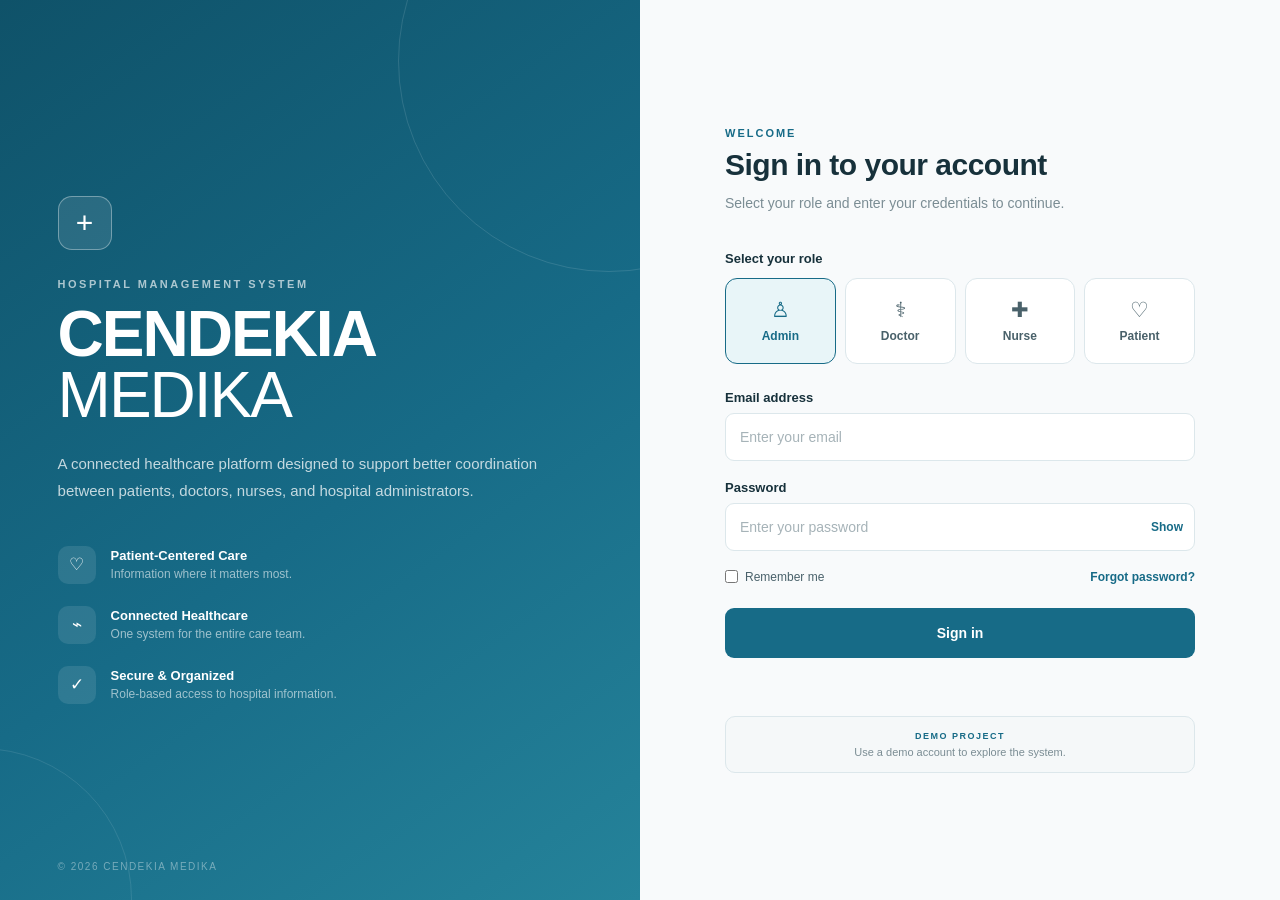
<file: index.html>
<!DOCTYPE html>
<html lang="en">
<head>
    <meta charset="UTF-8">
    <meta name="viewport" content="width=device-width, initial-scale=1.0">

    <title>CENDEKIA MEDIKA | Hospital Management System</title>

    <link rel="stylesheet" href="style.css">
</head>

<body>

    <main class="login-page">

        <!-- BRANDING -->
        <section class="login-brand">

            <div class="brand-content">

                <div class="brand-logo">
                    +
                </div>

                <p class="brand-label">
                    HOSPITAL MANAGEMENT SYSTEM
                </p>

                <h1>
                    CENDEKIA<br>
                    <span>MEDIKA</span>
                </h1>

                <p class="brand-description">
                    A connected healthcare platform designed to
                    support better coordination between patients,
                    doctors, nurses, and hospital administrators.
                </p>

                <div class="brand-features">

                    <div class="brand-feature">
                        <div class="feature-icon">♡</div>
                        <div>
                            <strong>Patient-Centered Care</strong>
                            <span>Information where it matters most.</span>
                        </div>
                    </div>

                    <div class="brand-feature">
                        <div class="feature-icon">⌁</div>
                        <div>
                            <strong>Connected Healthcare</strong>
                            <span>One system for the entire care team.</span>
                        </div>
                    </div>

                    <div class="brand-feature">
                        <div class="feature-icon">✓</div>
                        <div>
                            <strong>Secure & Organized</strong>
                            <span>Role-based access to hospital information.</span>
                        </div>
                    </div>

                </div>

            </div>

            <p class="brand-footer">
                © 2026 CENDEKIA MEDIKA
            </p>

        </section>


        <!-- LOGIN -->
        <section class="login-panel">

            <div class="login-container">

                <div class="login-heading">
                    <p class="eyebrow">WELCOME</p>

                    <h2>Sign in to your account</h2>

                    <p>
                        Select your role and enter your credentials
                        to continue.
                    </p>
                </div>


                <!-- ROLE SELECTION -->

                <div class="form-section">

                    <label>Select your role</label>

                    <div class="role-grid">

                        <button
                            type="button"
                            class="role-card active"
                            data-role="admin"
                        >
                            <span class="role-icon">♙</span>
                            <span>Admin</span>
                        </button>

                        <button
                            type="button"
                            class="role-card"
                            data-role="doctor"
                        >
                            <span class="role-icon">⚕</span>
                            <span>Doctor</span>
                        </button>

                        <button
                            type="button"
                            class="role-card"
                            data-role="nurse"
                        >
                            <span class="role-icon">✚</span>
                            <span>Nurse</span>
                        </button>

                        <button
                            type="button"
                            class="role-card"
                            data-role="patient"
                        >
                            <span class="role-icon">♡</span>
                            <span>Patient</span>
                        </button>

                    </div>

                </div>


                <!-- LOGIN FORM -->

                <form id="loginForm">

                    <div class="form-group">

                        <label for="email">
                            Email address
                        </label>

                        <input
                            type="email"
                            id="email"
                            placeholder="Enter your email"
                            autocomplete="email"
                            required
                        >

                    </div>


                    <div class="form-group">

                        <label for="password">
                            Password
                        </label>

                        <div class="password-field">

                            <input
                                type="password"
                                id="password"
                                placeholder="Enter your password"
                                autocomplete="current-password"
                                required
                            >

                            <button
                                type="button"
                                id="togglePassword"
                                aria-label="Show password"
                            >
                                Show
                            </button>

                        </div>

                    </div>


                    <div class="login-options">

                        <label class="remember-me">
                            <input type="checkbox">
                            <span>Remember me</span>
                        </label>

                        <a href="#">
                            Forgot password?
                        </a>

                    </div>


                    <button
                        type="submit"
                        class="login-button"
                    >
                        Sign in
                    </button>

                    <p
                        id="loginMessage"
                        class="login-message"
                    ></p>

                </form>


                <div class="demo-info">

                    <span>DEMO PROJECT</span>

                    <p>
                        Use a demo account to explore the system.
                    </p>

                </div>

            </div>

        </section>

    </main>


    <script src="script.js"></script>

</body>
</html>
</file>
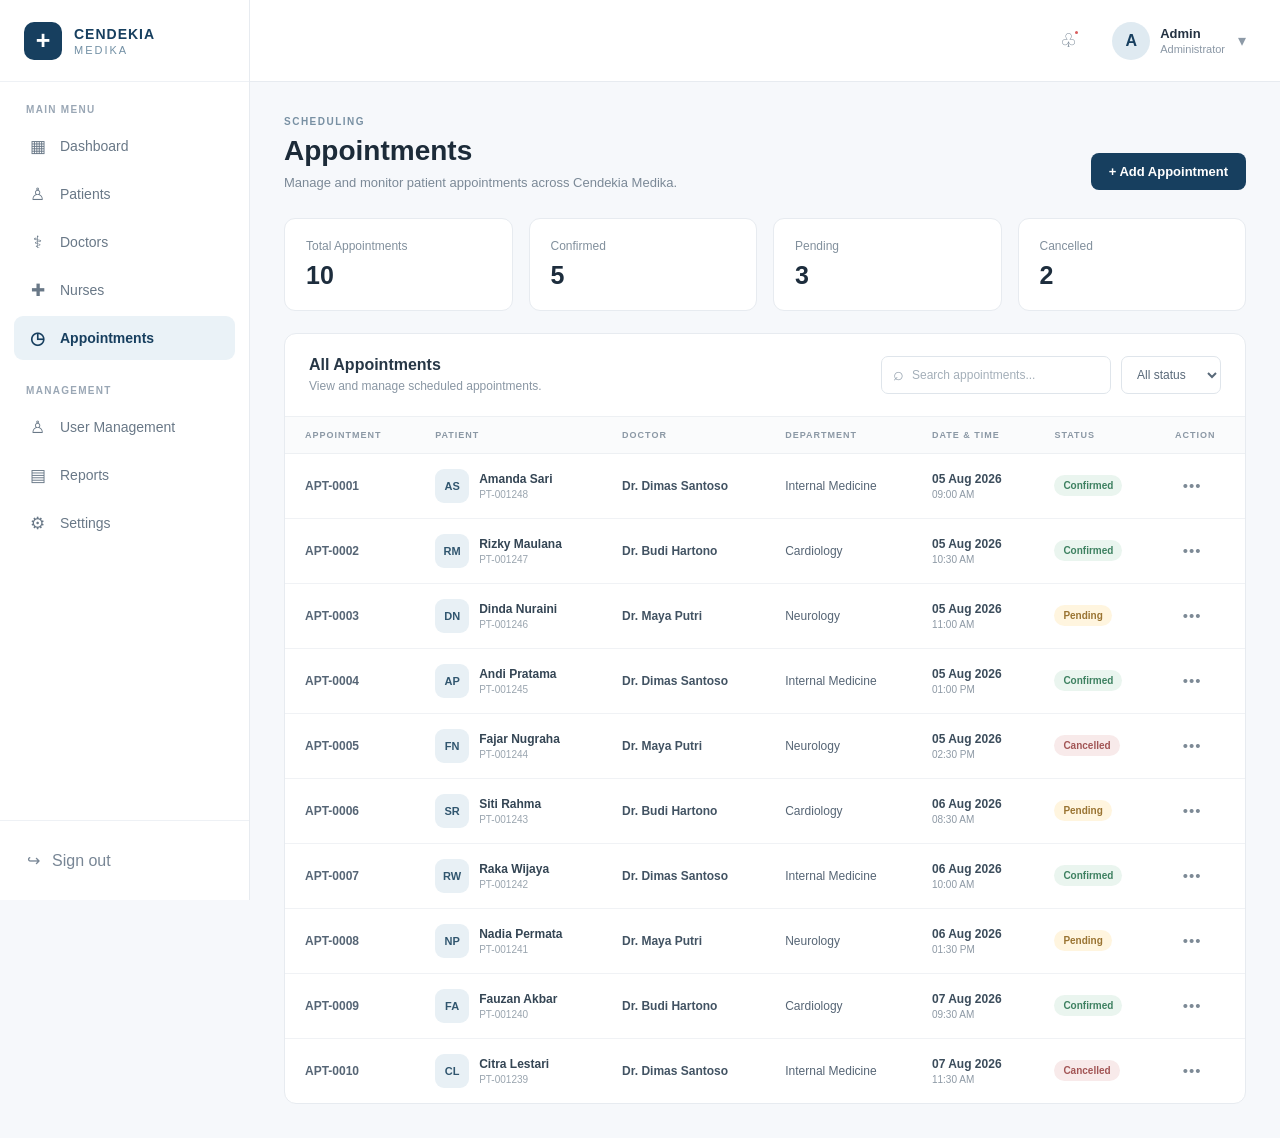
<file: pages/admin/appointments.html>
<!DOCTYPE html>
<html lang="en">

<head>

    <meta charset="UTF-8">

    <meta
        name="viewport"
        content="width=device-width, initial-scale=1.0"
    >

    <title>Appointments | Cendekia Medika</title>

    <link
        rel="stylesheet"
        href="appointments.css"
    >

</head>


<body>

<div class="app-layout">


    <!-- =====================================
         SIDEBAR
    ====================================== -->

    <aside class="sidebar">

        <div class="sidebar-brand">

            <div class="sidebar-logo">
                +
            </div>

            <div>
                <strong>CENDEKIA</strong>
                <span>MEDIKA</span>
            </div>

        </div>


        <nav class="sidebar-nav">

            <p class="nav-label">
                MAIN MENU
            </p>


            <a
                href="dashboard.html"
                class="nav-item"
            >
                <span class="nav-icon">▦</span>
                <span>Dashboard</span>
            </a>


            <a
                href="patients.html"
                class="nav-item"
            >
                <span class="nav-icon">♙</span>
                <span>Patients</span>
            </a>


            <a
                href="doctors.html"
                class="nav-item"
            >
                <span class="nav-icon">⚕</span>
                <span>Doctors</span>
            </a>


            <a
                href="nurses.html"
                class="nav-item"
            >
                <span class="nav-icon">✚</span>
                <span>Nurses</span>
            </a>


            <a
                href="appointments.html"
                class="nav-item active"
            >
                <span class="nav-icon">◷</span>
                <span>Appointments</span>
            </a>


            <p class="nav-label secondary">
                MANAGEMENT
            </p>


            <a
                href="users.html"
                class="nav-item"
            >
                <span class="nav-icon">♙</span>
                <span>User Management</span>
            </a>


            <a
                href="reports.html"
                class="nav-item"
            >
                <span class="nav-icon">▤</span>
                <span>Reports</span>
            </a>


            <a
                href="settings.html"
                class="nav-item"
            >
                <span class="nav-icon">⚙</span>
                <span>Settings</span>
            </a>

        </nav>


        <div class="sidebar-bottom">

            <button
                class="logout-button"
                type="button"
                onclick="logout()"
            >

                <span>↪</span>

                Sign out

            </button>

        </div>

    </aside>



    <!-- =====================================
         MAIN CONTENT
    ====================================== -->

    <main class="main-content">


        <!-- TOPBAR -->

        <header class="topbar">

            <div class="mobile-menu">
                ☰
            </div>


            <div class="topbar-right">

                <button
                    class="notification-button"
                    type="button"
                >
                    ♧

                    <span class="notification-dot"></span>

                </button>


                <div class="profile">

                    <div class="profile-avatar">
                        A
                    </div>


                    <div class="profile-info">

                        <strong>
                            Admin
                        </strong>

                        <span>
                            Administrator
                        </span>

                    </div>


                    <span class="profile-arrow">
                        ▾
                    </span>

                </div>

            </div>

        </header>



        <!-- =====================================
             PAGE CONTENT
        ====================================== -->

        <section class="page-content">


            <!-- PAGE HEADER -->

            <div class="page-heading">

                <div>

                    <p class="eyebrow">
                        SCHEDULING
                    </p>

                    <h1>
                        Appointments
                    </h1>

                    <p>
                        Manage and monitor patient appointments
                        across Cendekia Medika.
                    </p>

                </div>


                <button
                    class="primary-button"
                    type="button"
                    onclick="addAppointment()"
                >
                    + Add Appointment
                </button>

            </div>



            <!-- =====================================
                 STATISTICS
            ====================================== -->

            <div class="stats-grid">


                <div class="mini-stat">

                    <span>
                        Total Appointments
                    </span>

                    <strong id="totalAppointments">
                        0
                    </strong>

                </div>


                <div class="mini-stat">

                    <span>
                        Confirmed
                    </span>

                    <strong id="confirmedAppointments">
                        0
                    </strong>

                </div>


                <div class="mini-stat">

                    <span>
                        Pending
                    </span>

                    <strong id="pendingAppointments">
                        0
                    </strong>

                </div>


                <div class="mini-stat">

                    <span>
                        Cancelled
                    </span>

                    <strong id="cancelledAppointments">
                        0
                    </strong>

                </div>

            </div>



            <!-- =====================================
                 APPOINTMENTS CARD
            ====================================== -->

            <section class="appointments-card">


                <!-- TOOLBAR -->

                <div class="appointments-toolbar">

                    <div>

                        <h2>
                            All Appointments
                        </h2>

                        <p>
                            View and manage scheduled appointments.
                        </p>

                    </div>


                    <div class="toolbar-actions">


                        <!-- SEARCH -->

                        <div class="search-box">

                            <span>
                                ⌕
                            </span>

                            <input
                                type="text"
                                id="searchInput"
                                placeholder="Search appointments..."
                            >

                        </div>



                        <!-- STATUS FILTER -->

                        <select id="statusFilter">

                            <option value="all">
                                All status
                            </option>

                            <option value="confirmed">
                                Confirmed
                            </option>

                            <option value="pending">
                                Pending
                            </option>

                            <option value="cancelled">
                                Cancelled
                            </option>

                        </select>

                    </div>

                </div>



                <!-- TABLE -->

                <div class="table-container">

                    <table>

                        <thead>

                            <tr>

                                <th>
                                    APPOINTMENT
                                </th>

                                <th>
                                    PATIENT
                                </th>

                                <th>
                                    DOCTOR
                                </th>

                                <th>
                                    DEPARTMENT
                                </th>

                                <th>
                                    DATE & TIME
                                </th>

                                <th>
                                    STATUS
                                </th>

                                <th>
                                    ACTION
                                </th>

                            </tr>

                        </thead>


                        <tbody id="appointmentTableBody">
                        </tbody>

                    </table>

                </div>



                <!-- EMPTY STATE -->

                <div
                    class="empty-state"
                    id="emptyState"
                    style="display:none;"
                >

                    <div class="empty-icon">
                        ◷
                    </div>

                    <h3>
                        No appointments found
                    </h3>

                    <p>
                        Try changing your search or filter.
                    </p>

                </div>


            </section>

        </section>

    </main>

</div>



<!-- =====================================
     ADD APPOINTMENT MODAL
====================================== -->

<div
    class="modal-overlay"
    id="appointmentModal"
>

    <div class="modal">


        <!-- MODAL HEADER -->

        <div class="modal-header">

            <div>

                <p class="eyebrow">
                    SCHEDULING
                </p>

                <h2>
                    Add Appointment
                </h2>

                <p>
                    Schedule a new patient appointment.
                </p>

            </div>


            <button
                class="modal-close"
                type="button"
                id="closeAppointmentModal"
            >
                ×
            </button>

        </div>



        <!-- FORM -->

        <form id="appointmentForm">

            <div class="form-grid">


                <!-- PATIENT -->

                <div class="form-group">

                    <label for="appointmentPatient">
                        Patient
                    </label>

                    <input
                        type="text"
                        id="appointmentPatient"
                        placeholder="Enter patient name"
                        required
                    >

                </div>



                <!-- PATIENT ID -->

                <div class="form-group">

                    <label for="appointmentPatientId">
                        Patient ID
                    </label>

                    <input
                        type="text"
                        id="appointmentPatientId"
                        placeholder="PT-001xxx"
                        required
                    >

                </div>



                <!-- DOCTOR -->

                <div class="form-group">

                    <label for="appointmentDoctor">
                        Doctor
                    </label>

                    <select
                        id="appointmentDoctor"
                        required
                    >

                        <option value="">
                            Select doctor
                        </option>

                        <option value="Dr. Dimas Santoso">
                            Dr. Dimas Santoso
                        </option>

                        <option value="Dr. Budi Hartono">
                            Dr. Budi Hartono
                        </option>

                        <option value="Dr. Maya Putri">
                            Dr. Maya Putri
                        </option>

                    </select>

                </div>



                <!-- DEPARTMENT -->

                <div class="form-group">

                    <label for="appointmentDepartment">
                        Department
                    </label>

                    <select
                        id="appointmentDepartment"
                        required
                    >

                        <option value="">
                            Select department
                        </option>

                        <option value="Internal Medicine">
                            Internal Medicine
                        </option>

                        <option value="Cardiology">
                            Cardiology
                        </option>

                        <option value="Neurology">
                            Neurology
                        </option>

                        <option value="Pediatrics">
                            Pediatrics
                        </option>

                        <option value="General Surgery">
                            General Surgery
                        </option>

                    </select>

                </div>



                <!-- DATE -->

                <div class="form-group">

                    <label for="appointmentDate">
                        Date
                    </label>

                    <input
                        type="date"
                        id="appointmentDate"
                        required
                    >

                </div>



                <!-- TIME -->

                <div class="form-group">

                    <label for="appointmentTime">
                        Time
                    </label>

                    <input
                        type="time"
                        id="appointmentTime"
                        required
                    >

                </div>



                <!-- STATUS -->

                <div class="form-group">

                    <label for="appointmentStatus">
                        Status
                    </label>

                    <select
                        id="appointmentStatus"
                    >

                        <option value="confirmed">
                            Confirmed
                        </option>

                        <option value="pending">
                            Pending
                        </option>

                        <option value="cancelled">
                            Cancelled
                        </option>

                    </select>

                </div>

            </div>



            <!-- FORM ACTIONS -->

            <div class="modal-actions">

                <button
                    type="button"
                    class="cancel-button"
                    id="cancelAppointmentModal"
                >
                    Cancel
                </button>


                <button
                    type="submit"
                    class="primary-button"
                >
                    Create Appointment
                </button>

            </div>

        </form>

    </div>

</div>



<!-- =====================================
     APPOINTMENT DATA
====================================== -->

<script src="../../data/appointments.js"></script>



<!-- =====================================
     JAVASCRIPT
====================================== -->

<script>


/* ========================================
   ELEMENTS
======================================== */

const appointmentTableBody =
    document.getElementById(
        "appointmentTableBody"
    );


const searchInput =
    document.getElementById(
        "searchInput"
    );


const statusFilter =
    document.getElementById(
        "statusFilter"
    );


const emptyState =
    document.getElementById(
        "emptyState"
    );


const appointmentModal =
    document.getElementById(
        "appointmentModal"
    );


const closeAppointmentModal =
    document.getElementById(
        "closeAppointmentModal"
    );


const cancelAppointmentModal =
    document.getElementById(
        "cancelAppointmentModal"
    );


const appointmentForm =
    document.getElementById(
        "appointmentForm"
    );



/* ========================================
   UPDATE STATISTICS
======================================== */

function updateStatistics() {

    const total =
        appointments.length;


    const confirmed =
        appointments.filter(
            appointment =>
                appointment.status ===
                "confirmed"
        ).length;


    const pending =
        appointments.filter(
            appointment =>
                appointment.status ===
                "pending"
        ).length;


    const cancelled =
        appointments.filter(
            appointment =>
                appointment.status ===
                "cancelled"
        ).length;


    document.getElementById(
        "totalAppointments"
    ).textContent =
        total;


    document.getElementById(
        "confirmedAppointments"
    ).textContent =
        confirmed;


    document.getElementById(
        "pendingAppointments"
    ).textContent =
        pending;


    document.getElementById(
        "cancelledAppointments"
    ).textContent =
        cancelled;

}



/* ========================================
   DISPLAY APPOINTMENTS
======================================== */

function displayAppointments() {

    const search =
        searchInput.value
            .toLowerCase()
            .trim();


    const selectedStatus =
        statusFilter.value;


    let filteredAppointments =
        appointments;


    /* SEARCH */

    if (search) {

        filteredAppointments =
            filteredAppointments.filter(
                appointment => {

                    const searchableText =

                        appointment.id
                        + " "
                        + appointment.patient
                        + " "
                        + appointment.patientId
                        + " "
                        + appointment.doctor
                        + " "
                        + appointment.department;

                    return searchableText
                        .toLowerCase()
                        .includes(search);

                }
            );

    }



    /* STATUS FILTER */

    if (
        selectedStatus !==
        "all"
    ) {

        filteredAppointments =
            filteredAppointments.filter(
                appointment =>
                    appointment.status ===
                    selectedStatus
            );

    }



    /* CLEAR TABLE */

    appointmentTableBody.innerHTML =
        "";



    /* EMPTY STATE */

    if (
        filteredAppointments.length ===
        0
    ) {

        emptyState.style.display =
            "block";

        return;

    }


    emptyState.style.display =
        "none";



    /* CREATE TABLE ROWS */

    filteredAppointments.forEach(
        appointment => {

            const row =
                document.createElement(
                    "tr"
                );


            const statusName =
                capitalize(
                    appointment.status
                );


            row.innerHTML = `

                <td>

                    <strong>
                        ${escapeHTML(
                            appointment.id
                        )}
                    </strong>

                </td>


                <td>

                    <div class="patient-cell">

                        <div class="patient-avatar">

                            ${getInitials(
                                appointment.patient
                            )}

                        </div>


                        <div>

                            <strong>

                                ${escapeHTML(
                                    appointment.patient
                                )}

                            </strong>

                            <span>

                                ${escapeHTML(
                                    appointment.patientId
                                )}

                            </span>

                        </div>

                    </div>

                </td>


                <td>

                    <div class="doctor-cell">

                        <strong>

                            ${escapeHTML(
                                appointment.doctor
                            )}

                        </strong>

                    </div>

                </td>


                <td>

                    ${escapeHTML(
                        appointment.department
                    )}

                </td>


                <td>

                    <div class="appointment-time">

                        <strong>

                            ${escapeHTML(
                                appointment.date
                            )}

                        </strong>

                        <span>

                            ${escapeHTML(
                                appointment.time
                            )}

                        </span>

                    </div>

                </td>


                <td>

                    <span
                        class="status ${escapeHTML(
                            appointment.status
                        )}"
                    >

                        ${statusName}

                    </span>

                </td>


                <td>

                    <button
                        class="action-button"
                        type="button"
                        onclick="viewAppointment('${escapeJS(
                            appointment.id
                        )}')"
                    >

                        •••

                    </button>

                </td>

            `;


            appointmentTableBody.appendChild(
                row
            );

        }
    );

}



/* ========================================
   VIEW APPOINTMENT
======================================== */

function viewAppointment(
    appointmentId
) {

    const appointment =
        appointments.find(
            item =>
                item.id ===
                appointmentId
        );


    if (!appointment) {

        alert(
            "Appointment could not be found."
        );

        return;

    }


    alert(

        "APPOINTMENT DETAILS\n\n"

        + "Appointment ID: "
        + appointment.id

        + "\n\nPatient: "
        + appointment.patient

        + "\n\nPatient ID: "
        + appointment.patientId

        + "\n\nDoctor: "
        + appointment.doctor

        + "\n\nDepartment: "
        + appointment.department

        + "\n\nDate: "
        + appointment.date

        + "\n\nTime: "
        + appointment.time

        + "\n\nStatus: "
        + capitalize(
            appointment.status
        )

    );

}



/* ========================================
   OPEN ADD APPOINTMENT MODAL
======================================== */

function addAppointment() {

    appointmentModal.classList.add(
        "show"
    );

}



/* ========================================
   CLOSE MODAL
======================================== */

function closeAppointmentForm() {

    appointmentModal.classList.remove(
        "show"
    );

    appointmentForm.reset();

}



/* ========================================
   CLOSE BUTTON
======================================== */

closeAppointmentModal.addEventListener(
    "click",
    closeAppointmentForm
);



/* ========================================
   CANCEL BUTTON
======================================== */

cancelAppointmentModal.addEventListener(
    "click",
    closeAppointmentForm
);



/* ========================================
   CLICK OUTSIDE MODAL
======================================== */

appointmentModal.addEventListener(
    "click",
    function(event) {

        if (
            event.target ===
            appointmentModal
        ) {

            closeAppointmentForm();

        }

    }
);



/* ========================================
   CREATE APPOINTMENT
======================================== */

appointmentForm.addEventListener(
    "submit",
    function(event) {

        event.preventDefault();


        const patient =
            document.getElementById(
                "appointmentPatient"
            ).value.trim();


        const patientId =
            document.getElementById(
                "appointmentPatientId"
            ).value.trim();


        const doctor =
            document.getElementById(
                "appointmentDoctor"
            ).value;


        const department =
            document.getElementById(
                "appointmentDepartment"
            ).value;


        const date =
            document.getElementById(
                "appointmentDate"
            ).value;


        const time =
            document.getElementById(
                "appointmentTime"
            ).value;


        const status =
            document.getElementById(
                "appointmentStatus"
            ).value;



        /* GENERATE ID */

        const newId =
            "APT-"
            + String(
                appointments.length + 1
            ).padStart(
                4,
                "0"
            );



        /* CREATE OBJECT */

        const newAppointment = {

            id:
                newId,

            patient:
                patient,

            patientId:
                patientId,

            doctor:
                doctor,

            department:
                department,

            date:
                formatDate(
                    date
                ),

            time:
                formatTime(
                    time
                ),

            status:
                status

        };



        /* ADD TO ARRAY */

        appointments.unshift(
            newAppointment
        );



        /* UPDATE PAGE */

        updateStatistics();

        displayAppointments();



        /* CLOSE MODAL */

        closeAppointmentForm();



        /* SUCCESS */

        alert(
            patient
            + "'s appointment has been created successfully!"
        );

    }
);



/* ========================================
   FORMAT DATE
======================================== */

function formatDate(
    date
) {

    if (!date) {
        return "";
    }


    const parts =
        date.split("-");


    return (

        parts[2]
        + " "
        + getMonthName(
            parts[1]
        )
        + " "
        + parts[0]

    );

}



/* ========================================
   MONTH NAME
======================================== */

function getMonthName(
    month
) {

    const months = [

        "Jan",
        "Feb",
        "Mar",
        "Apr",
        "May",
        "Jun",
        "Jul",
        "Aug",
        "Sep",
        "Oct",
        "Nov",
        "Dec"

    ];


    return months[
        Number(month) - 1
    ];

}



/* ========================================
   FORMAT TIME
======================================== */

function formatTime(
    time
) {

    if (!time) {
        return "";
    }


    const parts =
        time.split(":");


    let hour =
        Number(
            parts[0]
        );


    const minutes =
        parts[1];


    const suffix =
        hour >= 12
            ? "PM"
            : "AM";


    hour =
        hour % 12 || 12;


    return (

        hour
        + ":"
        + minutes
        + " "
        + suffix

    );

}



/* ========================================
   LOGOUT
======================================== */

function logout() {

    window.location.href =
        "../../index.html";

}



/* ========================================
   GET INITIALS
======================================== */

function getInitials(
    name
) {

    return name
        .trim()
        .split(/\s+/)
        .map(
            word =>
                word
                    .charAt(0)
                    .toUpperCase()
        )
        .join("")
        .substring(
            0,
            2
        );

}



/* ========================================
   CAPITALIZE
======================================== */

function capitalize(
    value
) {

    if (!value) {
        return "";
    }


    return (

        value.charAt(0)
            .toUpperCase()

        + value.slice(1)

    );

}



/* ========================================
   ESCAPE HTML
======================================== */

function escapeHTML(
    value
) {

    return String(value)

        .replace(
            /&/g,
            "&amp;"
        )

        .replace(
            /</g,
            "&lt;"
        )

        .replace(
            />/g,
            "&gt;"
        )

        .replace(
            /"/g,
            "&quot;"
        )

        .replace(
            /'/g,
            "&#039;"
        );

}



/* ========================================
   ESCAPE JAVASCRIPT
======================================== */

function escapeJS(
    value
) {

    return String(value)

        .replace(
            /\\/g,
            "\\\\"
        )

        .replace(
            /'/g,
            "\\'"
        );

}



/* ========================================
   SEARCH
======================================== */

searchInput.addEventListener(
    "input",
    displayAppointments
);



/* ========================================
   STATUS FILTER
======================================== */

statusFilter.addEventListener(
    "change",
    displayAppointments
);



/* ========================================
   INITIALIZE
======================================== */

updateStatistics();

displayAppointments();


</script>


</body>

</html>
</file>
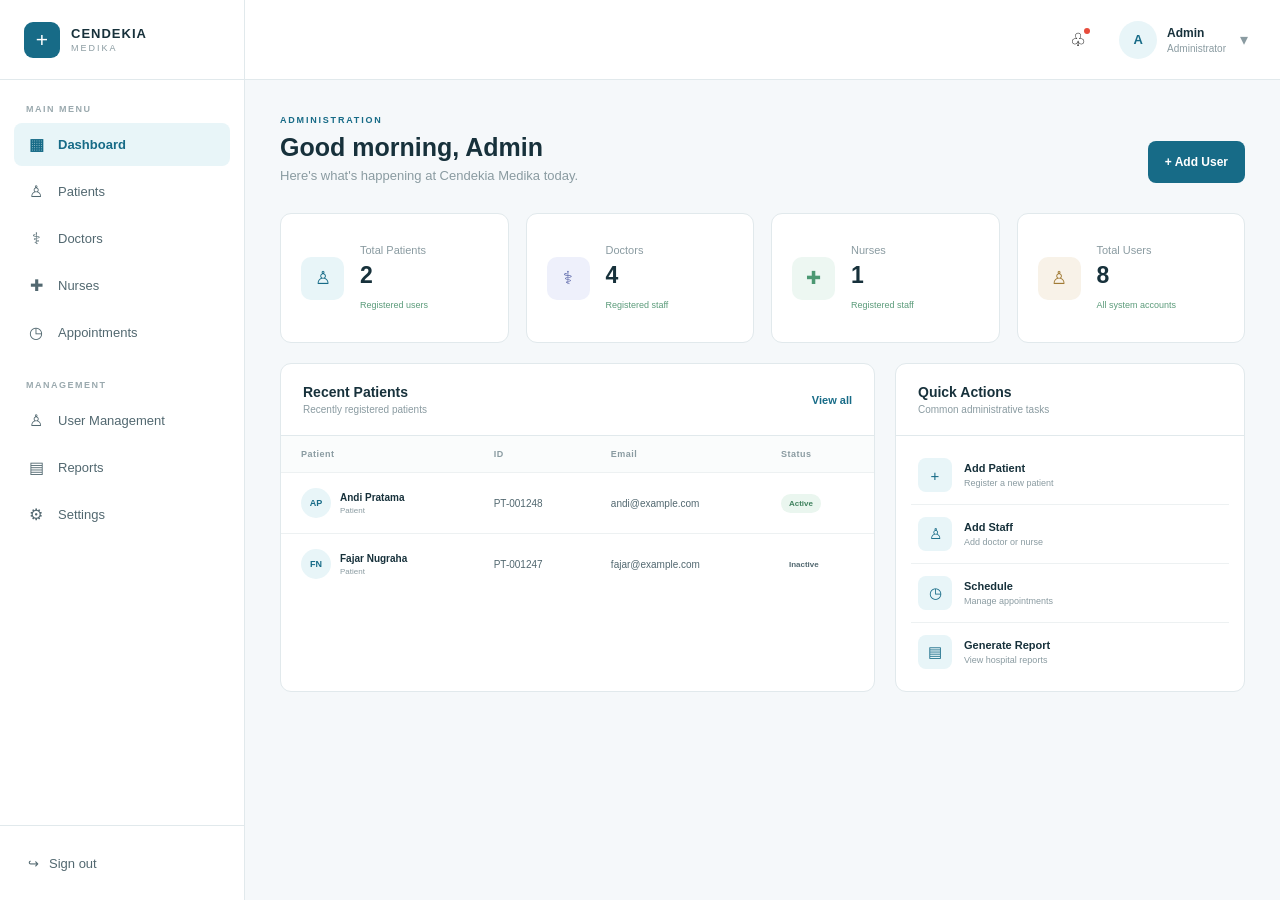
<file: pages/admin/dashboard.html>
<!DOCTYPE html>
<html lang="en">

<head>

    <meta charset="UTF-8">

    <meta
        name="viewport"
        content="width=device-width, initial-scale=1.0"
    >

    <title>Admin Dashboard | Cendekia Medika</title>

    <link
        rel="stylesheet"
        href="dashboard.css"
    >

</head>


<body>

<div class="app-layout">


    <!-- =====================================
         SIDEBAR
    ====================================== -->

    <aside class="sidebar">


        <!-- BRAND -->

        <div class="sidebar-brand">

            <div class="sidebar-logo">
                +
            </div>

            <div>

                <strong>
                    CENDEKIA
                </strong>

                <span>
                    MEDIKA
                </span>

            </div>

        </div>



        <!-- NAVIGATION -->

        <nav class="sidebar-nav">

            <p class="nav-label">
                MAIN MENU
            </p>


            <a
                href="dashboard.html"
                class="nav-item active"
            >
                <span class="nav-icon">▦</span>
                <span>Dashboard</span>
            </a>


            <a
                href="patients.html"
                class="nav-item"
            >
                <span class="nav-icon">♙</span>
                <span>Patients</span>
            </a>


            <a
                href="doctors.html"
                class="nav-item"
            >
                <span class="nav-icon">⚕</span>
                <span>Doctors</span>
            </a>


            <a
                href="nurses.html"
                class="nav-item"
            >
                <span class="nav-icon">✚</span>
                <span>Nurses</span>
            </a>


            <a
                href="appointments.html"
                class="nav-item"
            >
                <span class="nav-icon">◷</span>
                <span>Appointments</span>
            </a>


            <p class="nav-label secondary">
                MANAGEMENT
            </p>


            <a
                href="users.html"
                class="nav-item"
            >
                <span class="nav-icon">♙</span>
                <span>User Management</span>
            </a>


            <a
                href="reports.html"
                class="nav-item"
            >
                <span class="nav-icon">▤</span>
                <span>Reports</span>
            </a>


            <a
                href="settings.html"
                class="nav-item"
            >
                <span class="nav-icon">⚙</span>
                <span>Settings</span>
            </a>

        </nav>



        <!-- SIDEBAR BOTTOM -->

        <div class="sidebar-bottom">

            <button
                class="logout-button"
                onclick="logout()"
                type="button"
            >

                <span>
                    ↪
                </span>

                Sign out

            </button>

        </div>

    </aside>



    <!-- =====================================
         MAIN CONTENT
    ====================================== -->

    <main class="main-content">


        <!-- TOPBAR -->

        <header class="topbar">


            <div class="mobile-menu">
                ☰
            </div>


            <div class="topbar-right">


                <button
                    class="notification-button"
                    type="button"
                >

                    ♧

                    <span
                        class="notification-dot"
                    ></span>

                </button>



                <div class="profile">


                    <div class="profile-avatar">
                        A
                    </div>


                    <div class="profile-info">

                        <strong>
                            Admin
                        </strong>

                        <span>
                            Administrator
                        </span>

                    </div>


                    <span class="profile-arrow">
                        ▾
                    </span>

                </div>

            </div>

        </header>



        <!-- =====================================
             DASHBOARD CONTENT
        ====================================== -->

        <section class="dashboard-content">


            <!-- PAGE HEADING -->

            <div class="page-heading">

                <div>

                    <p class="eyebrow">
                        ADMINISTRATION
                    </p>


                    <h1>
                        Good morning, Admin
                    </h1>


                    <p>
                        Here's what's happening at
                        Cendekia Medika today.
                    </p>

                </div>


                <button
                    class="primary-button"
                    type="button"
                    onclick="goToUsers()"
                >
                    + Add User
                </button>

            </div>



            <!-- =====================================
                 STATISTICS
            ====================================== -->

            <div class="stats-grid">


                <!-- PATIENTS -->

                <div class="stat-card">


                    <div class="stat-icon patient">
                        ♙
                    </div>


                    <div class="stat-info">

                        <span>
                            Total Patients
                        </span>


                        <strong id="patientCount">
                            0
                        </strong>


                        <small>
                            Registered users
                        </small>

                    </div>

                </div>



                <!-- DOCTORS -->

                <div class="stat-card">


                    <div class="stat-icon doctor">
                        ⚕
                    </div>


                    <div class="stat-info">

                        <span>
                            Doctors
                        </span>


                        <strong id="doctorCount">
                            0
                        </strong>


                        <small>
                            Registered staff
                        </small>

                    </div>

                </div>



                <!-- NURSES -->

                <div class="stat-card">


                    <div class="stat-icon nurse">
                        ✚
                    </div>


                    <div class="stat-info">

                        <span>
                            Nurses
                        </span>


                        <strong id="nurseCount">
                            0
                        </strong>


                        <small>
                            Registered staff
                        </small>

                    </div>

                </div>



                <!-- TOTAL USERS -->

                <div class="stat-card">


                    <div class="stat-icon appointment">
                        ♙
                    </div>


                    <div class="stat-info">

                        <span>
                            Total Users
                        </span>


                        <strong id="totalUserCount">
                            0
                        </strong>


                        <small>
                            All system accounts
                        </small>

                    </div>

                </div>


            </div>



            <!-- =====================================
                 LOWER DASHBOARD GRID
            ====================================== -->

            <div class="dashboard-grid">



                <!-- =================================
                     RECENT PATIENTS
                ================================== -->

                <section class="dashboard-card patients-card">


                    <div class="card-header">

                        <div>

                            <h2>
                                Recent Patients
                            </h2>

                            <p>
                                Recently registered patients
                            </p>

                        </div>


                        <a href="patients.html">
                            View all
                        </a>

                    </div>



                    <div class="table-container">

                        <table>


                            <thead>

                                <tr>

                                    <th>
                                        Patient
                                    </th>

                                    <th>
                                        ID
                                    </th>

                                    <th>
                                        Email
                                    </th>

                                    <th>
                                        Status
                                    </th>

                                </tr>

                            </thead>


                            <tbody
                                id="recentPatients"
                            >
                            </tbody>


                        </table>

                    </div>

                </section>



                <!-- =================================
                     QUICK ACTIONS
                ================================== -->

                <section class="dashboard-card">


                    <div class="card-header">

                        <div>

                            <h2>
                                Quick Actions
                            </h2>

                            <p>
                                Common administrative tasks
                            </p>

                        </div>

                    </div>



                    <div class="quick-actions">


                        <!-- ADD PATIENT -->

                        <button
                            class="quick-action"
                            type="button"
                            onclick="addPatient()"
                        >

                            <span class="quick-icon">
                                +
                            </span>


                            <div>

                                <strong>
                                    Add Patient
                                </strong>

                                <span>
                                    Register a new patient
                                </span>

                            </div>

                        </button>



                        <!-- ADD STAFF -->

                        <button
                            class="quick-action"
                            type="button"
                            onclick="addStaff()"
                        >

                            <span class="quick-icon">
                                ♙
                            </span>


                            <div>

                                <strong>
                                    Add Staff
                                </strong>

                                <span>
                                    Add doctor or nurse
                                </span>

                            </div>

                        </button>



                        <!-- SCHEDULE -->

                        <button
                            class="quick-action"
                            type="button"
                            onclick="scheduleAppointment()"
                        >

                            <span class="quick-icon">
                                ◷
                            </span>


                            <div>

                                <strong>
                                    Schedule
                                </strong>

                                <span>
                                    Manage appointments
                                </span>

                            </div>

                        </button>



                        <!-- REPORT -->

                        <button
                            class="quick-action"
                            type="button"
                            onclick="generateReport()"
                        >

                            <span class="quick-icon">
                                ▤
                            </span>


                            <div>

                                <strong>
                                    Generate Report
                                </strong>

                                <span>
                                    View hospital reports
                                </span>

                            </div>

                        </button>


                    </div>

                </section>


            </div>


        </section>

    </main>

</div>



<!-- =====================================
     USERS DATA
====================================== -->

<script src="../../data/users.js"></script>



<!-- =====================================
     JAVASCRIPT
====================================== -->

<script>


/* ========================================
   DASHBOARD STATISTICS
======================================== */

function updateDashboardStats() {


    const patients =
        users.filter(
            user => user.role === "patient"
        );


    const doctors =
        users.filter(
            user => user.role === "doctor"
        );


    const nurses =
        users.filter(
            user => user.role === "nurse"
        );


    document.getElementById(
        "patientCount"
    ).textContent =
        patients.length;


    document.getElementById(
        "doctorCount"
    ).textContent =
        doctors.length;


    document.getElementById(
        "nurseCount"
    ).textContent =
        nurses.length;


    document.getElementById(
        "totalUserCount"
    ).textContent =
        users.length;

}



/* ========================================
   RECENT PATIENTS
======================================== */

function displayRecentPatients() {


    const container =
        document.getElementById(
            "recentPatients"
        );


    container.innerHTML = "";


    const patients =
        users.filter(
            user =>
                user.role === "patient"
        )
        .slice(0, 5);



    if (patients.length === 0) {

        container.innerHTML = `

            <tr>

                <td
                    colspan="4"
                    style="
                        text-align:center;
                        padding:30px;
                    "
                >
                    No patients registered yet.
                </td>

            </tr>

        `;

        return;

    }



    patients.forEach(patient => {


        const initials =
            patient.name
                .trim()
                .split(/\s+/)
                .map(
                    word =>
                        word
                            .charAt(0)
                            .toUpperCase()
                )
                .join("")
                .substring(0, 2);



        const row =
            document.createElement("tr");


        row.innerHTML = `

            <td>

                <div class="patient-name">

                    <div class="table-avatar">
                        ${initials}
                    </div>

                    <div>

                        <strong>
                            ${escapeHTML(
                                patient.name
                            )}
                        </strong>

                        <span>
                            Patient
                        </span>

                    </div>

                </div>

            </td>


            <td>
                ${escapeHTML(patient.id)}
            </td>


            <td>
                ${escapeHTML(patient.email)}
            </td>


            <td>

                <span
                    class="status ${patient.status}"
                >
                    ${capitalize(
                        patient.status
                    )}
                </span>

            </td>

        `;


        container.appendChild(row);

    });

}



/* ========================================
   HELPER — CAPITALIZE
======================================== */

function capitalize(value) {

    if (!value) {
        return "";
    }


    return (
        value.charAt(0).toUpperCase()
        + value.slice(1)
    );

}



/* ========================================
   HELPER — ESCAPE HTML
======================================== */

function escapeHTML(value) {

    return String(value)
        .replace(
            /&/g,
            "&amp;"
        )
        .replace(
            /</g,
            "&lt;"
        )
        .replace(
            />/g,
            "&gt;"
        )
        .replace(
            /"/g,
            "&quot;"
        )
        .replace(
            /'/g,
            "&#039;"
        );

}



/* ========================================
   NAVIGATION
======================================== */

function goToUsers() {

    window.location.href =
        "users.html";

}



/* ========================================
   ADD PATIENT
======================================== */

function addPatient() {

    window.location.href =
        "users.html";

}



/* ========================================
   ADD STAFF
======================================== */

function addStaff() {

    window.location.href =
        "users.html";

}



/* ========================================
   SCHEDULE APPOINTMENT
======================================== */

function scheduleAppointment() {

    alert(
        "Appointment Management is coming next."
    );

}



/* ========================================
   GENERATE REPORT
======================================== */

function generateReport() {

    alert(
        "Reports module is coming next."
    );

}



/* ========================================
   LOGOUT
======================================== */

function logout() {

    window.location.href =
        "../../index.html";

}



/* ========================================
   INITIALIZE DASHBOARD
======================================== */

updateDashboardStats();

displayRecentPatients();

</script>

</body>

</html>
</file>
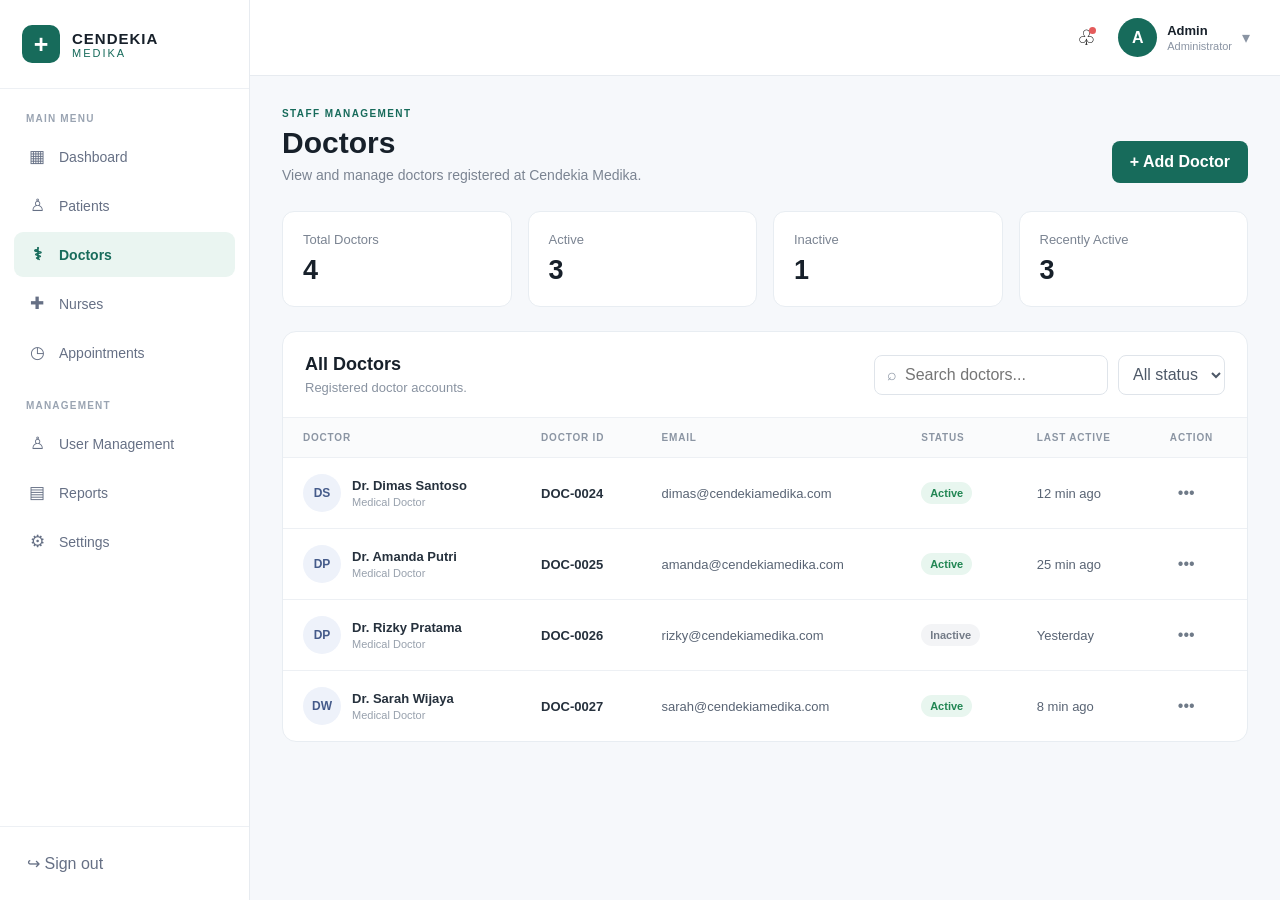
<file: pages/admin/doctors.html>
<!DOCTYPE html>
<html lang="en">

<head>

    <meta charset="UTF-8">

    <meta
        name="viewport"
        content="width=device-width, initial-scale=1.0"
    >

    <title>Doctors | Cendekia Medika</title>

    <link
        rel="stylesheet"
        href="doctors.css"
    >

</head>


<body>

<div class="app-layout">


    <!-- =====================================
         SIDEBAR
    ====================================== -->

    <aside class="sidebar">


        <div class="sidebar-brand">

            <div class="sidebar-logo">
                +
            </div>

            <div>

                <strong>
                    CENDEKIA
                </strong>

                <span>
                    MEDIKA
                </span>

            </div>

        </div>



        <nav class="sidebar-nav">

            <p class="nav-label">
                MAIN MENU
            </p>


            <a
                href="dashboard.html"
                class="nav-item"
            >
                <span class="nav-icon">▦</span>
                <span>Dashboard</span>
            </a>


            <a
                href="patients.html"
                class="nav-item"
            >
                <span class="nav-icon">♙</span>
                <span>Patients</span>
            </a>


            <a
                href="doctors.html"
                class="nav-item active"
            >
                <span class="nav-icon">⚕</span>
                <span>Doctors</span>
            </a>


            <a
                href="nurses.html"
                class="nav-item"
            >
                <span class="nav-icon">✚</span>
                <span>Nurses</span>
            </a>


            <a
                href="appointments.html"
                class="nav-item"
            >
                <span class="nav-icon">◷</span>
                <span>Appointments</span>
            </a>


            <p class="nav-label secondary">
                MANAGEMENT
            </p>


            <a
                href="users.html"
                class="nav-item"
            >
                <span class="nav-icon">♙</span>
                <span>User Management</span>
            </a>


            <a
                href="reports.html"
                class="nav-item"
            >
                <span class="nav-icon">▤</span>
                <span>Reports</span>
            </a>


            <a
                href="settings.html"
                class="nav-item"
            >
                <span class="nav-icon">⚙</span>
                <span>Settings</span>
            </a>

        </nav>



        <div class="sidebar-bottom">

            <button
                class="logout-button"
                type="button"
                onclick="logout()"
            >

                <span>
                    ↪
                </span>

                Sign out

            </button>

        </div>

    </aside>



    <!-- =====================================
         MAIN CONTENT
    ====================================== -->

    <main class="main-content">


        <!-- TOPBAR -->

        <header class="topbar">


            <div class="mobile-menu">
                ☰
            </div>


            <div class="topbar-right">


                <button
                    class="notification-button"
                    type="button"
                >

                    ♧

                    <span class="notification-dot"></span>

                </button>



                <div class="profile">

                    <div class="profile-avatar">
                        A
                    </div>


                    <div class="profile-info">

                        <strong>
                            Admin
                        </strong>

                        <span>
                            Administrator
                        </span>

                    </div>


                    <span class="profile-arrow">
                        ▾
                    </span>

                </div>

            </div>

        </header>



        <!-- =====================================
             PAGE CONTENT
        ====================================== -->

        <section class="page-content">


            <!-- PAGE HEADER -->

            <div class="page-heading">

                <div>

                    <p class="eyebrow">
                        STAFF MANAGEMENT
                    </p>


                    <h1>
                        Doctors
                    </h1>


                    <p>
                        View and manage doctors registered
                        at Cendekia Medika.
                    </p>

                </div>


                <button
                    class="primary-button"
                    type="button"
                    onclick="addDoctor()"
                >
                    + Add Doctor
                </button>

            </div>



            <!-- =====================================
                 STATISTICS
            ====================================== -->

            <div class="stats-grid">


                <div class="mini-stat">

                    <span>
                        Total Doctors
                    </span>

                    <strong id="totalDoctors">
                        0
                    </strong>

                </div>


                <div class="mini-stat">

                    <span>
                        Active
                    </span>

                    <strong id="activeDoctors">
                        0
                    </strong>

                </div>


                <div class="mini-stat">

                    <span>
                        Inactive
                    </span>

                    <strong id="inactiveDoctors">
                        0
                    </strong>

                </div>


                <div class="mini-stat">

                    <span>
                        Recently Active
                    </span>

                    <strong id="recentDoctors">
                        0
                    </strong>

                </div>


            </div>



            <!-- =====================================
                 DOCTOR CARD
            ====================================== -->

            <section class="doctors-card">


                <!-- TOOLBAR -->

                <div class="doctors-toolbar">


                    <div>

                        <h2>
                            All Doctors
                        </h2>

                        <p>
                            Registered doctor accounts.
                        </p>

                    </div>


                    <div class="toolbar-actions">


                        <!-- SEARCH -->

                        <div class="search-box">

                            <span>
                                ⌕
                            </span>

                            <input
                                type="text"
                                id="searchInput"
                                placeholder="Search doctors..."
                            >

                        </div>



                        <!-- STATUS FILTER -->

                        <select id="statusFilter">

                            <option value="all">
                                All status
                            </option>

                            <option value="active">
                                Active
                            </option>

                            <option value="inactive">
                                Inactive
                            </option>

                        </select>

                    </div>

                </div>



                <!-- TABLE -->

                <div class="table-container">

                    <table>


                        <thead>

                            <tr>

                                <th>
                                    DOCTOR
                                </th>

                                <th>
                                    DOCTOR ID
                                </th>

                                <th>
                                    EMAIL
                                </th>

                                <th>
                                    STATUS
                                </th>

                                <th>
                                    LAST ACTIVE
                                </th>

                                <th>
                                    ACTION
                                </th>

                            </tr>

                        </thead>


                        <tbody id="doctorTableBody">
                        </tbody>


                    </table>

                </div>



                <!-- EMPTY STATE -->

                <div
                    class="empty-state"
                    id="emptyState"
                    style="display:none;"
                >

                    <div class="empty-icon">
                        ⚕
                    </div>

                    <h3>
                        No doctors found
                    </h3>

                    <p>
                        Try changing your search or filter.
                    </p>

                </div>


            </section>

        </section>

    </main>

</div>



<!-- =====================================
     USERS DATA
====================================== -->

<script src="../../data/users.js"></script>
<script>
    console.log("Users data:", users);
    console.log(
        "Doctors:",
        users.filter(user => user.role === "doctor")
    );
</script>

<!-- =====================================
     JAVASCRIPT
====================================== -->

<script>

/* ========================================
   ELEMENTS
======================================== */

const doctorTableBody =
    document.getElementById("doctorTableBody");

const searchInput =
    document.getElementById("searchInput");

const statusFilter =
    document.getElementById("statusFilter");

const emptyState =
    document.getElementById("emptyState");


/* ========================================
   GET DOCTORS
======================================== */

function getDoctors() {

    return users.filter(function(user) {
        return user.role === "doctor";
    });

}


/* ========================================
   STATISTICS
======================================== */

function updateStatistics() {

    const doctors = getDoctors();

    const activeDoctors =
        doctors.filter(function(doctor) {
            return doctor.status === "active";
        });

    const inactiveDoctors =
        doctors.filter(function(doctor) {
            return doctor.status === "inactive";
        });

    document.getElementById("totalDoctors").textContent =
        doctors.length;

    document.getElementById("activeDoctors").textContent =
        activeDoctors.length;

    document.getElementById("inactiveDoctors").textContent =
        inactiveDoctors.length;

    document.getElementById("recentDoctors").textContent =
        doctors.filter(function(doctor) {
            return doctor.lastActive !== "Yesterday";
        }).length;

}


/* ========================================
   DISPLAY DOCTORS
======================================== */

function displayDoctors() {

    const search =
        searchInput.value.toLowerCase().trim();

    const selectedStatus =
        statusFilter.value;

    let doctors = getDoctors();


    /* SEARCH */

    if (search !== "") {

        doctors = doctors.filter(function(doctor) {

            const text =
                doctor.name + " " +
                doctor.id + " " +
                doctor.email;

            return text
                .toLowerCase()
                .includes(search);

        });

    }


    /* STATUS FILTER */

    if (selectedStatus !== "all") {

        doctors = doctors.filter(function(doctor) {

            return doctor.status === selectedStatus;

        });

    }


    /* CLEAR TABLE */

    doctorTableBody.innerHTML = "";


    /* EMPTY STATE */

    if (doctors.length === 0) {

        emptyState.style.display = "block";

        return;

    }

    emptyState.style.display = "none";


    /* CREATE DOCTOR ROWS */

    doctors.forEach(function(doctor) {

        const row =
            document.createElement("tr");


        /* INITIALS */

        const nameParts =
            doctor.name.trim().split(/\s+/);

        let initials =
            nameParts[0].charAt(0).toUpperCase();

        if (nameParts.length > 1) {

            initials +=
                nameParts[
                    nameParts.length - 1
                ].charAt(0).toUpperCase();

        }


        /* STATUS */

        const statusName =
            doctor.status.charAt(0).toUpperCase()
            + doctor.status.slice(1);


        /* ROW */

        row.innerHTML = `

            <td>

                <div class="doctor-cell">

                    <div class="doctor-avatar">
                        ${initials}
                    </div>

                    <div>

                        <strong>
                            ${doctor.name}
                        </strong>

                        <span>
                            Medical Doctor
                        </span>

                    </div>

                </div>

            </td>


            <td>
                <strong>
                    ${doctor.id}
                </strong>
            </td>


            <td>
                ${doctor.email}
            </td>


            <td>

                <span class="status ${doctor.status}">
                    ${statusName}
                </span>

            </td>


            <td>
                ${doctor.lastActive}
            </td>


            <td>

                <button
                    class="action-button"
                    type="button"
                    onclick="viewDoctor('${doctor.id}')"
                >
                    •••
                </button>

            </td>

        `;


        doctorTableBody.appendChild(row);

    });

}


/* ========================================
   VIEW DOCTOR
======================================== */

function viewDoctor(doctorId) {

    const doctor =
        users.find(function(user) {

            return user.id === doctorId;

        });


    if (!doctor) {

        alert("Doctor could not be found.");

        return;

    }


    alert(
        "DOCTOR PROFILE\n\n" +
        "Name: " + doctor.name + "\n" +
        "Doctor ID: " + doctor.id + "\n" +
        "Email: " + doctor.email + "\n" +
        "Status: " +
        doctor.status.charAt(0).toUpperCase() +
        doctor.status.slice(1) + "\n" +
        "Last Active: " +
        doctor.lastActive
    );

}


/* ========================================
   ADD DOCTOR
======================================== */

function addDoctor() {

    window.location.href = "users.html";

}


/* ========================================
   LOGOUT
======================================== */

function logout() {

    window.location.href = "../../index.html";

}


/* ========================================
   SEARCH
======================================== */

searchInput.addEventListener(
    "input",
    displayDoctors
);


/* ========================================
   FILTER
======================================== */

statusFilter.addEventListener(
    "change",
    displayDoctors
);


/* ========================================
   START PAGE
======================================== */

updateStatistics();

displayDoctors();

</script>

</body>

</html>
</file>
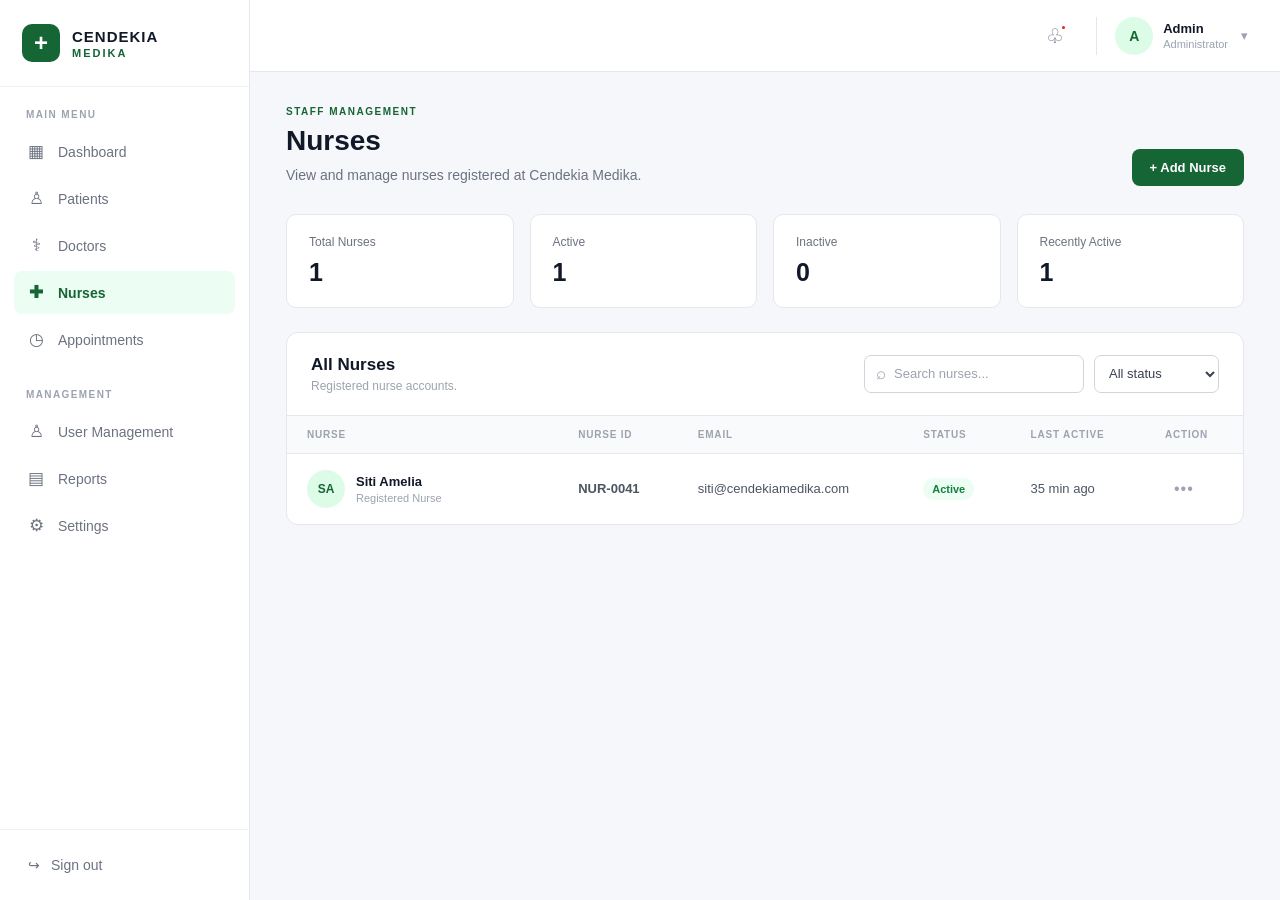
<file: pages/admin/nurses.html>
<!DOCTYPE html>
<html lang="en">

<head>

    <meta charset="UTF-8">

    <meta
        name="viewport"
        content="width=device-width, initial-scale=1.0"
    >

    <title>Nurses | Cendekia Medika</title>

    <link
        rel="stylesheet"
        href="nurses.css"
    >

</head>


<body>

<div class="app-layout">


    <!-- =====================================
         SIDEBAR
    ====================================== -->

    <aside class="sidebar">


        <div class="sidebar-brand">

            <div class="sidebar-logo">
                +
            </div>

            <div>

                <strong>
                    CENDEKIA
                </strong>

                <span>
                    MEDIKA
                </span>

            </div>

        </div>



        <nav class="sidebar-nav">

            <p class="nav-label">
                MAIN MENU
            </p>


            <a
                href="dashboard.html"
                class="nav-item"
            >
                <span class="nav-icon">▦</span>
                <span>Dashboard</span>
            </a>


            <a
                href="patients.html"
                class="nav-item"
            >
                <span class="nav-icon">♙</span>
                <span>Patients</span>
            </a>


            <a
                href="doctors.html"
                class="nav-item"
            >
                <span class="nav-icon">⚕</span>
                <span>Doctors</span>
            </a>


            <a
                href="nurses.html"
                class="nav-item active"
            >
                <span class="nav-icon">✚</span>
                <span>Nurses</span>
            </a>


            <a
                href="appointments.html"
                class="nav-item"
            >
                <span class="nav-icon">◷</span>
                <span>Appointments</span>
            </a>


            <p class="nav-label secondary">
                MANAGEMENT
            </p>


            <a
                href="users.html"
                class="nav-item"
            >
                <span class="nav-icon">♙</span>
                <span>User Management</span>
            </a>


            <a
                href="reports.html"
                class="nav-item"
            >
                <span class="nav-icon">▤</span>
                <span>Reports</span>
            </a>


            <a
                href="settings.html"
                class="nav-item"
            >
                <span class="nav-icon">⚙</span>
                <span>Settings</span>
            </a>

        </nav>



        <div class="sidebar-bottom">

            <button
                class="logout-button"
                type="button"
                onclick="logout()"
            >

                <span>
                    ↪
                </span>

                Sign out

            </button>

        </div>

    </aside>



    <!-- =====================================
         MAIN CONTENT
    ====================================== -->

    <main class="main-content">


        <!-- TOPBAR -->

        <header class="topbar">


            <div class="mobile-menu">
                ☰
            </div>


            <div class="topbar-right">


                <button
                    class="notification-button"
                    type="button"
                >

                    ♧

                    <span class="notification-dot"></span>

                </button>



                <div class="profile">

                    <div class="profile-avatar">
                        A
                    </div>


                    <div class="profile-info">

                        <strong>
                            Admin
                        </strong>

                        <span>
                            Administrator
                        </span>

                    </div>


                    <span class="profile-arrow">
                        ▾
                    </span>

                </div>

            </div>

        </header>



        <!-- =====================================
             PAGE CONTENT
        ====================================== -->

        <section class="page-content">


            <!-- PAGE HEADER -->

            <div class="page-heading">

                <div>

                    <p class="eyebrow">
                        STAFF MANAGEMENT
                    </p>


                    <h1>
                        Nurses
                    </h1>


                    <p>
                        View and manage nurses registered
                        at Cendekia Medika.
                    </p>

                </div>


                <button
                    class="primary-button"
                    type="button"
                    onclick="addNurse()"
                >
                    + Add Nurse
                </button>

            </div>



            <!-- =====================================
                 STATISTICS
            ====================================== -->

            <div class="stats-grid">


                <div class="mini-stat">

                    <span>
                        Total Nurses
                    </span>

                    <strong id="totalNurses">
                        0
                    </strong>

                </div>


                <div class="mini-stat">

                    <span>
                        Active
                    </span>

                    <strong id="activeNurses">
                        0
                    </strong>

                </div>


                <div class="mini-stat">

                    <span>
                        Inactive
                    </span>

                    <strong id="inactiveNurses">
                        0
                    </strong>

                </div>


                <div class="mini-stat">

                    <span>
                        Recently Active
                    </span>

                    <strong id="recentNurses">
                        0
                    </strong>

                </div>


            </div>



            <!-- =====================================
                 NURSE CARD
            ====================================== -->

            <section class="nurses-card">


                <!-- TOOLBAR -->

                <div class="nurses-toolbar">


                    <div>

                        <h2>
                            All Nurses
                        </h2>

                        <p>
                            Registered nurse accounts.
                        </p>

                    </div>


                    <div class="toolbar-actions">


                        <!-- SEARCH -->

                        <div class="search-box">

                            <span>
                                ⌕
                            </span>

                            <input
                                type="text"
                                id="searchInput"
                                placeholder="Search nurses..."
                            >

                        </div>



                        <!-- STATUS FILTER -->

                        <select id="statusFilter">

                            <option value="all">
                                All status
                            </option>

                            <option value="active">
                                Active
                            </option>

                            <option value="inactive">
                                Inactive
                            </option>

                        </select>

                    </div>

                </div>



                <!-- TABLE -->

                <div class="table-container">

                    <table>


                        <thead>

                            <tr>

                                <th>
                                    NURSE
                                </th>

                                <th>
                                    NURSE ID
                                </th>

                                <th>
                                    EMAIL
                                </th>

                                <th>
                                    STATUS
                                </th>

                                <th>
                                    LAST ACTIVE
                                </th>

                                <th>
                                    ACTION
                                </th>

                            </tr>

                        </thead>


                        <tbody id="nurseTableBody">
                        </tbody>


                    </table>

                </div>



                <!-- EMPTY STATE -->

                <div
                    class="empty-state"
                    id="emptyState"
                    style="display:none;"
                >

                    <div class="empty-icon">
                        ✚
                    </div>

                    <h3>
                        No nurses found
                    </h3>

                    <p>
                        Try changing your search or filter.
                    </p>

                </div>


            </section>

        </section>

    </main>

</div>



<!-- =====================================
     USERS DATA
====================================== -->

<script src="../../data/users.js"></script>



<!-- =====================================
     JAVASCRIPT
====================================== -->

<script>


/* ========================================
   ELEMENTS
======================================== */

const nurseTableBody =
    document.getElementById(
        "nurseTableBody"
    );


const searchInput =
    document.getElementById(
        "searchInput"
    );


const statusFilter =
    document.getElementById(
        "statusFilter"
    );


const emptyState =
    document.getElementById(
        "emptyState"
    );



/* ========================================
   GET NURSES
======================================== */

function getNurses() {

    return users.filter(
        function(user) {

            return user.role === "nurse";

        }
    );

}



/* ========================================
   UPDATE STATISTICS
======================================== */

function updateStatistics() {


    const nurses =
        getNurses();


    const active =
        nurses.filter(
            function(nurse) {

                return nurse.status === "active";

            }
        );


    const inactive =
        nurses.filter(
            function(nurse) {

                return nurse.status === "inactive";

            }
        );


    const recent =
        nurses.filter(
            function(nurse) {

                return nurse.lastActive !==
                    "Yesterday";

            }
        );


    document.getElementById(
        "totalNurses"
    ).textContent =
        nurses.length;


    document.getElementById(
        "activeNurses"
    ).textContent =
        active.length;


    document.getElementById(
        "inactiveNurses"
    ).textContent =
        inactive.length;


    document.getElementById(
        "recentNurses"
    ).textContent =
        recent.length;

}



/* ========================================
   DISPLAY NURSES
======================================== */

function displayNurses() {


    const search =
        searchInput.value
            .toLowerCase()
            .trim();


    const selectedStatus =
        statusFilter.value;


    let nurses =
        getNurses();



    /* SEARCH */

    if (search !== "") {

        nurses =
            nurses.filter(
                function(nurse) {

                    const searchableText =
                        nurse.name
                        + " "
                        + nurse.id
                        + " "
                        + nurse.email;


                    return searchableText
                        .toLowerCase()
                        .includes(search);

                }
            );

    }



    /* STATUS FILTER */

    if (selectedStatus !== "all") {

        nurses =
            nurses.filter(
                function(nurse) {

                    return nurse.status ===
                        selectedStatus;

                }
            );

    }



    /* CLEAR TABLE */

    nurseTableBody.innerHTML = "";



    /* EMPTY STATE */

    if (nurses.length === 0) {

        emptyState.style.display =
            "block";

        return;

    }


    emptyState.style.display =
        "none";



    /* CREATE ROWS */

    nurses.forEach(
        function(nurse) {


            const row =
                document.createElement("tr");


            /* INITIALS */

            const nameParts =
                nurse.name
                    .trim()
                    .split(/\s+/);


            let initials =
                nameParts[0]
                    .charAt(0)
                    .toUpperCase();


            if (nameParts.length > 1) {

                initials +=
                    nameParts[
                        nameParts.length - 1
                    ]
                    .charAt(0)
                    .toUpperCase();

            }



            /* STATUS */

            const statusName =
                nurse.status
                    .charAt(0)
                    .toUpperCase()
                + nurse.status.slice(1);



            /* ROW HTML */

            row.innerHTML = `

                <td>

                    <div class="nurse-cell">


                        <div class="nurse-avatar">
                            ${initials}
                        </div>


                        <div>

                            <strong>
                                ${escapeHTML(
                                    nurse.name
                                )}
                            </strong>

                            <span>
                                Registered Nurse
                            </span>

                        </div>

                    </div>

                </td>


                <td>

                    <strong>
                        ${escapeHTML(
                            nurse.id
                        )}
                    </strong>

                </td>


                <td>
                    ${escapeHTML(
                        nurse.email
                    )}
                </td>


                <td>

                    <span
                        class="status ${nurse.status}"
                    >
                        ${statusName}
                    </span>

                </td>


                <td>
                    ${escapeHTML(
                        nurse.lastActive
                    )}
                </td>


                <td>

                    <button
                        class="action-button"
                        type="button"
                        onclick="viewNurse('${escapeJS(nurse.id)}')"
                    >
                        •••
                    </button>

                </td>

            `;


            nurseTableBody.appendChild(
                row
            );

        }
    );

}



/* ========================================
   VIEW NURSE
======================================== */

function viewNurse(nurseId) {


    const nurse =
        users.find(
            function(user) {

                return user.id === nurseId;

            }
        );


    if (!nurse) {

        alert(
            "Nurse could not be found."
        );

        return;

    }


    alert(

        "NURSE PROFILE\n\n"

        + "Name: "
        + nurse.name

        + "\n\n"

        + "Nurse ID: "
        + nurse.id

        + "\n\n"

        + "Email: "
        + nurse.email

        + "\n\n"

        + "Status: "
        + capitalize(nurse.status)

        + "\n\n"

        + "Last Active: "
        + nurse.lastActive

    );

}



/* ========================================
   ADD NURSE
======================================== */

function addNurse() {

    window.location.href =
        "users.html";

}



/* ========================================
   LOGOUT
======================================== */

function logout() {

    window.location.href =
        "../../index.html";

}



/* ========================================
   CAPITALIZE
======================================== */

function capitalize(value) {

    if (!value) {

        return "";

    }


    return (
        value.charAt(0).toUpperCase()
        + value.slice(1)
    );

}



/* ========================================
   ESCAPE HTML
======================================== */

function escapeHTML(value) {

    return String(value)

        .replace(
            /&/g,
            "&amp;"
        )

        .replace(
            /</g,
            "&lt;"
        )

        .replace(
            />/g,
            "&gt;"
        )

        .replace(
            /"/g,
            "&quot;"
        )

        .replace(
            /'/g,
            "&#039;"
        );

}



/* ========================================
   ESCAPE JAVASCRIPT
======================================== */

function escapeJS(value) {

    return String(value)

        .replace(
            /\\/g,
            "\\\\"
        )

        .replace(
            /'/g,
            "\\'"
        );

}



/* ========================================
   SEARCH
======================================== */

searchInput.addEventListener(
    "input",
    displayNurses
);



/* ========================================
   FILTER
======================================== */

statusFilter.addEventListener(
    "change",
    displayNurses
);



/* ========================================
   INITIALIZE
======================================== */

updateStatistics();

displayNurses();


</script>

</body>

</html>
</file>
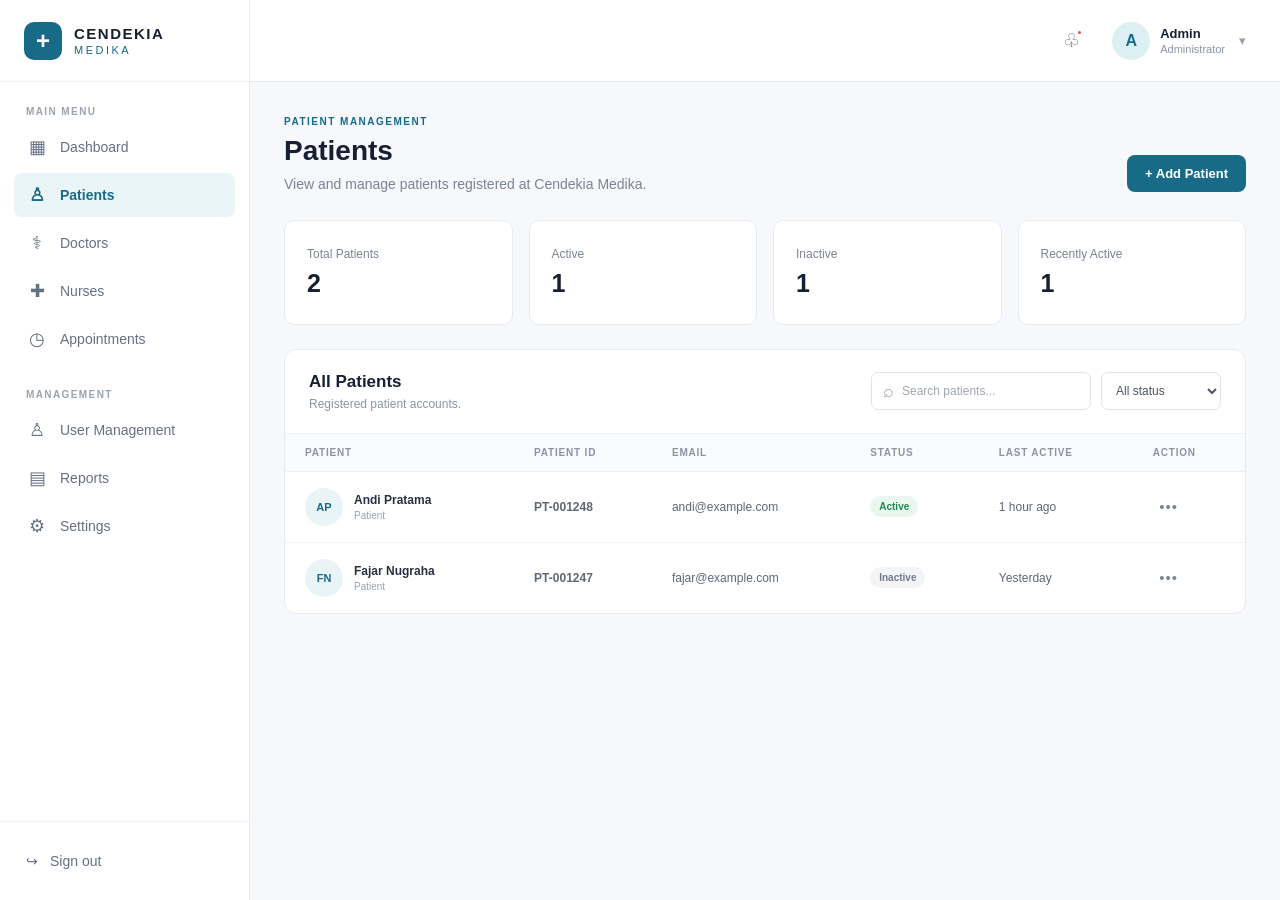
<file: pages/admin/patients.html>
<!DOCTYPE html>
<html lang="en">

<head>

    <meta charset="UTF-8">

    <meta
        name="viewport"
        content="width=device-width, initial-scale=1.0"
    >

    <title>Patients | Cendekia Medika</title>

    <link
        rel="stylesheet"
        href="patients.css"
    >

</head>


<body>

<div class="app-layout">


    <!-- =====================================
         SIDEBAR
    ====================================== -->

    <aside class="sidebar">


        <div class="sidebar-brand">

            <div class="sidebar-logo">
                +
            </div>

            <div>

                <strong>
                    CENDEKIA
                </strong>

                <span>
                    MEDIKA
                </span>

            </div>

        </div>



        <nav class="sidebar-nav">

            <p class="nav-label">
                MAIN MENU
            </p>


            <a
                href="dashboard.html"
                class="nav-item"
            >
                <span class="nav-icon">▦</span>
                <span>Dashboard</span>
            </a>


            <a
                href="patients.html"
                class="nav-item active"
            >
                <span class="nav-icon">♙</span>
                <span>Patients</span>
            </a>


            <a
                href="doctors.html"
                class="nav-item"
            >
                <span class="nav-icon">⚕</span>
                <span>Doctors</span>
            </a>


            <a
                href="nurses.html"
                class="nav-item"
            >
                <span class="nav-icon">✚</span>
                <span>Nurses</span>
            </a>


            <a
                href="appointments.html"
                class="nav-item"
            >
                <span class="nav-icon">◷</span>
                <span>Appointments</span>
            </a>


            <p class="nav-label secondary">
                MANAGEMENT
            </p>


            <a
                href="users.html"
                class="nav-item"
            >
                <span class="nav-icon">♙</span>
                <span>User Management</span>
            </a>


            <a
                href="reports.html"
                class="nav-item"
            >
                <span class="nav-icon">▤</span>
                <span>Reports</span>
            </a>


            <a
                href="settings.html"
                class="nav-item"
            >
                <span class="nav-icon">⚙</span>
                <span>Settings</span>
            </a>

        </nav>



        <div class="sidebar-bottom">

            <button
                class="logout-button"
                type="button"
                onclick="logout()"
            >

                <span>
                    ↪
                </span>

                Sign out

            </button>

        </div>

    </aside>



    <!-- =====================================
         MAIN CONTENT
    ====================================== -->

    <main class="main-content">


        <!-- TOPBAR -->

        <header class="topbar">


            <div class="mobile-menu">
                ☰
            </div>


            <div class="topbar-right">


                <button
                    class="notification-button"
                    type="button"
                >

                    ♧

                    <span class="notification-dot"></span>

                </button>



                <div class="profile">

                    <div class="profile-avatar">
                        A
                    </div>


                    <div class="profile-info">

                        <strong>
                            Admin
                        </strong>

                        <span>
                            Administrator
                        </span>

                    </div>


                    <span class="profile-arrow">
                        ▾
                    </span>

                </div>

            </div>

        </header>



        <!-- =====================================
             PAGE CONTENT
        ====================================== -->

        <section class="page-content">


            <!-- PAGE HEADER -->

            <div class="page-heading">

                <div>

                    <p class="eyebrow">
                        PATIENT MANAGEMENT
                    </p>


                    <h1>
                        Patients
                    </h1>


                    <p>
                        View and manage patients registered
                        at Cendekia Medika.
                    </p>

                </div>


                <button
                    class="primary-button"
                    type="button"
                    onclick="addPatient()"
                >
                    + Add Patient
                </button>

            </div>



            <!-- =====================================
                 STATISTICS
            ====================================== -->

            <div class="stats-grid">


                <div class="mini-stat">

                    <span>
                        Total Patients
                    </span>

                    <strong id="totalPatients">
                        0
                    </strong>

                </div>


                <div class="mini-stat">

                    <span>
                        Active
                    </span>

                    <strong id="activePatients">
                        0
                    </strong>

                </div>


                <div class="mini-stat">

                    <span>
                        Inactive
                    </span>

                    <strong id="inactivePatients">
                        0
                    </strong>

                </div>


                <div class="mini-stat">

                    <span>
                        Recently Active
                    </span>

                    <strong id="recentPatients">
                        0
                    </strong>

                </div>


            </div>



            <!-- =====================================
                 PATIENT CARD
            ====================================== -->

            <section class="patients-card">


                <!-- TOOLBAR -->

                <div class="patients-toolbar">


                    <div>

                        <h2>
                            All Patients
                        </h2>

                        <p>
                            Registered patient accounts.
                        </p>

                    </div>


                    <div class="toolbar-actions">


                        <!-- SEARCH -->

                        <div class="search-box">

                            <span>
                                ⌕
                            </span>

                            <input
                                type="text"
                                id="searchInput"
                                placeholder="Search patients..."
                            >

                        </div>



                        <!-- STATUS FILTER -->

                        <select id="statusFilter">

                            <option value="all">
                                All status
                            </option>

                            <option value="active">
                                Active
                            </option>

                            <option value="inactive">
                                Inactive
                            </option>

                        </select>

                    </div>

                </div>



                <!-- TABLE -->

                <div class="table-container">

                    <table>


                        <thead>

                            <tr>

                                <th>
                                    PATIENT
                                </th>

                                <th>
                                    PATIENT ID
                                </th>

                                <th>
                                    EMAIL
                                </th>

                                <th>
                                    STATUS
                                </th>

                                <th>
                                    LAST ACTIVE
                                </th>

                                <th>
                                    ACTION
                                </th>

                            </tr>

                        </thead>


                        <tbody id="patientTableBody">
                        </tbody>


                    </table>

                </div>



                <!-- EMPTY STATE -->

                <div
                    class="empty-state"
                    id="emptyState"
                    style="display:none;"
                >

                    <div class="empty-icon">
                        ♙
                    </div>

                    <h3>
                        No patients found
                    </h3>

                    <p>
                        Try changing your search or filter.
                    </p>

                </div>


            </section>

        </section>

    </main>

</div>



<!-- =====================================
     USERS DATA
====================================== -->

<script src="../../data/users.js"></script>



<!-- =====================================
     JAVASCRIPT
====================================== -->

<script>


/* ========================================
   ELEMENTS
======================================== */

const patientTableBody =
    document.getElementById("patientTableBody");

const searchInput =
    document.getElementById("searchInput");

const statusFilter =
    document.getElementById("statusFilter");

const emptyState =
    document.getElementById("emptyState");


/* ========================================
   GET PATIENTS
======================================== */

function getPatients() {

    return users.filter(function(user) {

        return user.role === "patient";

    });

}


/* ========================================
   UPDATE STATISTICS
======================================== */

function updateStatistics() {

    const patients =
        getPatients();


    const activePatients =
        patients.filter(function(patient) {

            return patient.status === "active";

        });


    const inactivePatients =
        patients.filter(function(patient) {

            return patient.status === "inactive";

        });


    const recentPatients =
        patients.filter(function(patient) {

            return patient.lastActive !== "Yesterday";

        });


    document.getElementById(
        "totalPatients"
    ).textContent =
        patients.length;


    document.getElementById(
        "activePatients"
    ).textContent =
        activePatients.length;


    document.getElementById(
        "inactivePatients"
    ).textContent =
        inactivePatients.length;


    document.getElementById(
        "recentPatients"
    ).textContent =
        recentPatients.length;

}


/* ========================================
   DISPLAY PATIENTS
======================================== */

function displayPatients() {


    const search =
        searchInput.value
            .toLowerCase()
            .trim();


    const selectedStatus =
        statusFilter.value;


    let patients =
        getPatients();


    /* SEARCH */

    if (search !== "") {

        patients =
            patients.filter(function(patient) {

                const text =
                    patient.name
                    + " "
                    + patient.id
                    + " "
                    + patient.email;


                return text
                    .toLowerCase()
                    .includes(search);

            });

    }


    /* STATUS FILTER */

    if (selectedStatus !== "all") {

        patients =
            patients.filter(function(patient) {

                return patient.status ===
                    selectedStatus;

            });

    }


    /* CLEAR TABLE */

    patientTableBody.innerHTML = "";


    /* EMPTY STATE */

    if (patients.length === 0) {

        emptyState.style.display =
            "block";

        return;

    }


    emptyState.style.display =
        "none";


    /* CREATE ROWS */

    patients.forEach(function(patient) {


        const row =
            document.createElement("tr");


        /* INITIALS */

        const nameParts =
            patient.name
                .trim()
                .split(/\s+/);


        let initials =
            nameParts[0]
                .charAt(0)
                .toUpperCase();


        if (nameParts.length > 1) {

            initials +=
                nameParts[
                    nameParts.length - 1
                ]
                .charAt(0)
                .toUpperCase();

        }


        /* STATUS */

        const statusName =
            patient.status
                .charAt(0)
                .toUpperCase()
            + patient.status.slice(1);


        /* ROW */

        row.innerHTML = `

            <td>

                <div class="patient-cell">


                    <div class="patient-avatar">
                        ${initials}
                    </div>


                    <div>

                        <strong>
                            ${patient.name}
                        </strong>

                        <span>
                            Patient
                        </span>

                    </div>

                </div>

            </td>


            <td>

                <strong>
                    ${patient.id}
                </strong>

            </td>


            <td>
                ${patient.email}
            </td>


            <td>

                <span
                    class="status ${patient.status}"
                >
                    ${statusName}
                </span>

            </td>


            <td>
                ${patient.lastActive}
            </td>


            <td>

                <button
                    class="action-button"
                    type="button"
                    onclick="viewPatient('${patient.id}')"
                >
                    •••
                </button>

            </td>

        `;


        patientTableBody.appendChild(row);

    });

}


/* ========================================
   VIEW PATIENT
======================================== */

function viewPatient(patientId) {


    const patient =
        users.find(function(user) {

            return user.id === patientId;

        });


    if (!patient) {

        alert(
            "Patient could not be found."
        );

        return;

    }


    alert(

        "PATIENT PROFILE\n\n"

        + "Name: "
        + patient.name

        + "\n\n"

        + "Patient ID: "
        + patient.id

        + "\n\n"

        + "Email: "
        + patient.email

        + "\n\n"

        + "Status: "
        + capitalize(patient.status)

        + "\n\n"

        + "Last Active: "
        + patient.lastActive

    );

}


/* ========================================
   ADD PATIENT
======================================== */

function addPatient() {

    window.location.href =
        "users.html";

}


/* ========================================
   LOGOUT
======================================== */

function logout() {

    window.location.href =
        "../../index.html";

}


/* ========================================
   CAPITALIZE
======================================== */

function capitalize(value) {

    if (!value) {

        return "";

    }


    return (
        value.charAt(0).toUpperCase()
        + value.slice(1)
    );

}


/* ========================================
   SEARCH
======================================== */

searchInput.addEventListener(
    "input",
    displayPatients
);


/* ========================================
   FILTER
======================================== */

statusFilter.addEventListener(
    "change",
    displayPatients
);


/* ========================================
   INITIALIZE
======================================== */

updateStatistics();

displayPatients();


</script>

</body>

</html>
</file>
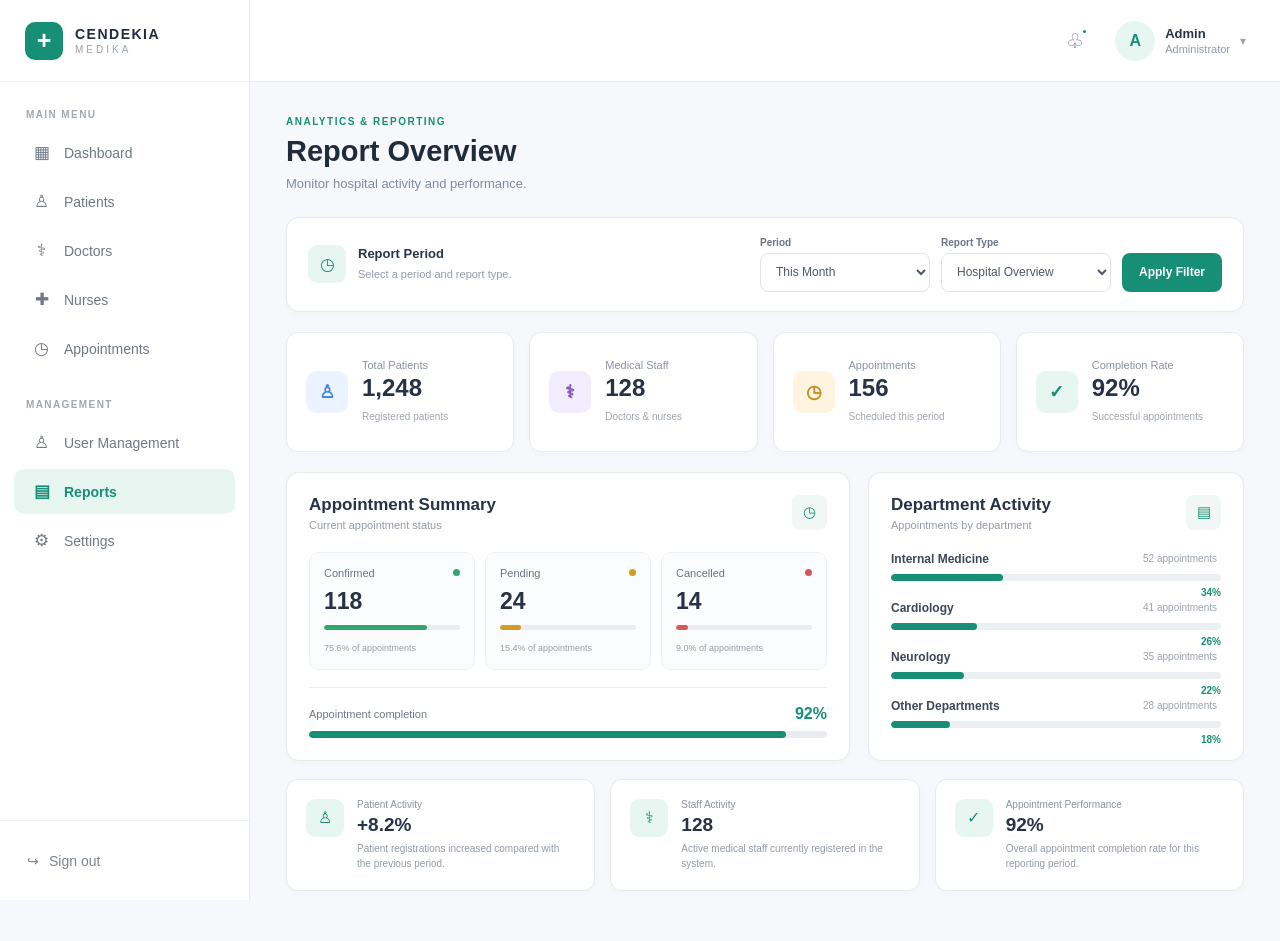
<file: pages/admin/reports.html>
<!DOCTYPE html>
<html lang="en">

<head>

    <meta charset="UTF-8">

    <meta
        name="viewport"
        content="width=device-width, initial-scale=1.0"
    >

    <title>Reports | Cendekia Medika</title>

    <link
        rel="stylesheet"
        href="reports.css"
    >

</head>


<body>

<div class="app-layout">


    <!-- =====================================
         SIDEBAR
    ====================================== -->

    <aside class="sidebar">


        <!-- BRAND -->

        <div class="sidebar-brand">

            <div class="sidebar-logo">
                +
            </div>

            <div>

                <strong>
                    CENDEKIA
                </strong>

                <span>
                    MEDIKA
                </span>

            </div>

        </div>



        <!-- NAVIGATION -->

        <nav class="sidebar-nav">


            <p class="nav-label">
                MAIN MENU
            </p>


            <a
                href="dashboard.html"
                class="nav-item"
            >

                <span class="nav-icon">
                    ▦
                </span>

                <span>
                    Dashboard
                </span>

            </a>


            <a
                href="patients.html"
                class="nav-item"
            >

                <span class="nav-icon">
                    ♙
                </span>

                <span>
                    Patients
                </span>

            </a>


            <a
                href="doctors.html"
                class="nav-item"
            >

                <span class="nav-icon">
                    ⚕
                </span>

                <span>
                    Doctors
                </span>

            </a>


            <a
                href="#"
                class="nav-item"
            >

                <span class="nav-icon">
                    ✚
                </span>

                <span>
                    Nurses
                </span>

            </a>


            <a
                href="appointments.html"
                class="nav-item"
            >

                <span class="nav-icon">
                    ◷
                </span>

                <span>
                    Appointments
                </span>

            </a>



            <p class="nav-label secondary">
                MANAGEMENT
            </p>


            <a
                href="users.html"
                class="nav-item"
            >

                <span class="nav-icon">
                    ♙
                </span>

                <span>
                    User Management
                </span>

            </a>


            <a
                href="reports.html"
                class="nav-item active"
            >

                <span class="nav-icon">
                    ▤
                </span>

                <span>
                    Reports
                </span>

            </a>


            <a
                href="#"
                class="nav-item"
            >

                <span class="nav-icon">
                    ⚙
                </span>

                <span>
                    Settings
                </span>

            </a>


        </nav>



        <!-- SIDEBAR BOTTOM -->

        <div class="sidebar-bottom">

            <button
                class="logout-button"
                type="button"
                onclick="logout()"
            >

                <span>
                    ↪
                </span>

                Sign out

            </button>

        </div>


    </aside>



    <!-- =====================================
         MAIN CONTENT
    ====================================== -->

    <main class="main-content">


        <!-- =====================================
             TOPBAR
        ====================================== -->

        <header class="topbar">


            <div class="mobile-menu">
                ☰
            </div>


            <div class="topbar-right">


                <button
                    class="notification-button"
                    type="button"
                >

                    ♧

                    <span class="notification-dot"></span>

                </button>



                <div class="profile">


                    <div class="profile-avatar">
                        A
                    </div>


                    <div class="profile-info">

                        <strong>
                            Admin
                        </strong>

                        <span>
                            Administrator
                        </span>

                    </div>


                    <span class="profile-arrow">
                        ▾
                    </span>


                </div>


            </div>


        </header>



        <!-- =====================================
             PAGE CONTENT
        ====================================== -->

        <section class="page-content">


            <!-- =====================================
                 PAGE HEADER
            ====================================== -->

            <div class="page-heading">


                <div>

                    <p class="eyebrow">
                        ANALYTICS & REPORTING
                    </p>

                    <h1>
                        Report Overview
                    </h1>

                    <p>
                        Monitor hospital activity and performance.
                    </p>

                </div>


            </div>



            <!-- =====================================
                 FILTER BAR
            ====================================== -->

            <section class="filter-card">


                <div class="filter-title">

                    <div class="filter-icon">
                        ◷
                    </div>

                    <div>

                        <strong>
                            Report Period
                        </strong>

                        <span>
                            Select a period and report type.
                        </span>

                    </div>

                </div>



                <div class="filters">


                    <div class="filter-group">

                        <label for="period">
                            Period
                        </label>

                        <select id="period">

                            <option>
                                This Month
                            </option>

                            <option>
                                Last Month
                            </option>

                            <option>
                                This Quarter
                            </option>

                            <option>
                                This Year
                            </option>

                        </select>

                    </div>



                    <div class="filter-group">

                        <label for="reportType">
                            Report Type
                        </label>

                        <select id="reportType">

                            <option>
                                Hospital Overview
                            </option>

                            <option>
                                Patient Report
                            </option>

                            <option>
                                Staff Report
                            </option>

                            <option>
                                Appointment Report
                            </option>

                        </select>

                    </div>



                    <button
                        class="primary-button"
                        type="button"
                        onclick="applyFilter()"
                    >
                        Apply Filter
                    </button>


                </div>


            </section>



            <!-- =====================================
                 OVERVIEW STATISTICS
            ====================================== -->

            <div class="stats-grid">


                <!-- PATIENTS -->

                <div class="stat-card">


                    <div class="stat-icon patient">
                        ♙
                    </div>


                    <div class="stat-content">

                        <span>
                            Total Patients
                        </span>

                        <strong>
                            1,248
                        </strong>

                        <small>
                            Registered patients
                        </small>

                    </div>


                </div>



                <!-- STAFF -->

                <div class="stat-card">


                    <div class="stat-icon staff">
                        ⚕
                    </div>


                    <div class="stat-content">

                        <span>
                            Medical Staff
                        </span>

                        <strong>
                            128
                        </strong>

                        <small>
                            Doctors & nurses
                        </small>

                    </div>


                </div>



                <!-- APPOINTMENTS -->

                <div class="stat-card">


                    <div class="stat-icon appointment">
                        ◷
                    </div>


                    <div class="stat-content">

                        <span>
                            Appointments
                        </span>

                        <strong>
                            156
                        </strong>

                        <small>
                            Scheduled this period
                        </small>

                    </div>


                </div>



                <!-- COMPLETION -->

                <div class="stat-card">


                    <div class="stat-icon completion">
                        ✓
                    </div>


                    <div class="stat-content">

                        <span>
                            Completion Rate
                        </span>

                        <strong>
                            92%
                        </strong>

                        <small>
                            Successful appointments
                        </small>

                    </div>


                </div>


            </div>



            <!-- =====================================
                 REPORT GRID
            ====================================== -->

            <div class="report-grid">


                <!-- =================================
                     APPOINTMENT SUMMARY
                ================================== -->

                <section class="report-card appointment-summary">


                    <div class="card-heading">


                        <div>

                            <h2>
                                Appointment Summary
                            </h2>

                            <p>
                                Current appointment status
                            </p>

                        </div>


                        <div class="card-icon">
                            ◷
                        </div>


                    </div>



                    <div class="appointment-status-grid">


                        <!-- CONFIRMED -->

                        <div class="status-card confirmed">

                            <div class="status-top">

                                <span>
                                    Confirmed
                                </span>

                                <span class="status-dot"></span>

                            </div>


                            <strong>
                                118
                            </strong>


                            <div class="status-progress">

                                <div
                                    class="progress-fill"
                                    style="width: 75.6%;"
                                ></div>

                            </div>


                            <small>
                                75.6% of appointments
                            </small>

                        </div>



                        <!-- PENDING -->

                        <div class="status-card pending">

                            <div class="status-top">

                                <span>
                                    Pending
                                </span>

                                <span class="status-dot"></span>

                            </div>


                            <strong>
                                24
                            </strong>


                            <div class="status-progress">

                                <div
                                    class="progress-fill"
                                    style="width: 15.4%;"
                                ></div>

                            </div>


                            <small>
                                15.4% of appointments
                            </small>

                        </div>



                        <!-- CANCELLED -->

                        <div class="status-card cancelled">

                            <div class="status-top">

                                <span>
                                    Cancelled
                                </span>

                                <span class="status-dot"></span>

                            </div>


                            <strong>
                                14
                            </strong>


                            <div class="status-progress">

                                <div
                                    class="progress-fill"
                                    style="width: 9%;"
                                ></div>

                            </div>


                            <small>
                                9.0% of appointments
                            </small>

                        </div>


                    </div>



                    <!-- COMPLETION -->

                    <div class="completion-box">


                        <div>

                            <span>
                                Appointment completion
                            </span>

                            <strong>
                                92%
                            </strong>

                        </div>


                        <div class="large-progress">

                            <div
                                class="large-progress-fill"
                                style="width: 92%;"
                            ></div>

                        </div>


                    </div>


                </section>



                <!-- =================================
                     DEPARTMENT ACTIVITY
                ================================== -->

                <section class="report-card department-card">


                    <div class="card-heading">


                        <div>

                            <h2>
                                Department Activity
                            </h2>

                            <p>
                                Appointments by department
                            </p>

                        </div>


                        <div class="card-icon">
                            ▤
                        </div>


                    </div>



                    <div class="department-list">


                        <!-- INTERNAL MEDICINE -->

                        <div class="department-row">


                            <div class="department-info">

                                <strong>
                                    Internal Medicine
                                </strong>

                                <span>
                                    52 appointments
                                </span>

                            </div>


                            <strong class="percentage">
                                34%
                            </strong>


                            <div class="department-progress">

                                <div
                                    class="department-fill"
                                    style="width: 34%;"
                                ></div>

                            </div>


                        </div>



                        <!-- CARDIOLOGY -->

                        <div class="department-row">


                            <div class="department-info">

                                <strong>
                                    Cardiology
                                </strong>

                                <span>
                                    41 appointments
                                </span>

                            </div>


                            <strong class="percentage">
                                26%
                            </strong>


                            <div class="department-progress">

                                <div
                                    class="department-fill"
                                    style="width: 26%;"
                                ></div>

                            </div>


                        </div>



                        <!-- NEUROLOGY -->

                        <div class="department-row">


                            <div class="department-info">

                                <strong>
                                    Neurology
                                </strong>

                                <span>
                                    35 appointments
                                </span>

                            </div>


                            <strong class="percentage">
                                22%
                            </strong>


                            <div class="department-progress">

                                <div
                                    class="department-fill"
                                    style="width: 22%;"
                                ></div>

                            </div>


                        </div>



                        <!-- OTHER -->

                        <div class="department-row">


                            <div class="department-info">

                                <strong>
                                    Other Departments
                                </strong>

                                <span>
                                    28 appointments
                                </span>

                            </div>


                            <strong class="percentage">
                                18%
                            </strong>


                            <div class="department-progress">

                                <div
                                    class="department-fill"
                                    style="width: 18%;"
                                ></div>

                            </div>


                        </div>


                    </div>


                </section>


            </div>



            <!-- =====================================
                 ADDITIONAL INSIGHTS
            ====================================== -->

            <div class="insights-grid">


                <!-- PATIENT ACTIVITY -->

                <section class="insight-card">


                    <div class="insight-icon">
                        ♙
                    </div>


                    <div class="insight-content">

                        <span>
                            Patient Activity
                        </span>

                        <strong>
                            +8.2%
                        </strong>

                        <p>
                            Patient registrations increased
                            compared with the previous period.
                        </p>

                    </div>


                </section>



                <!-- STAFF ACTIVITY -->

                <section class="insight-card">


                    <div class="insight-icon">
                        ⚕
                    </div>


                    <div class="insight-content">

                        <span>
                            Staff Activity
                        </span>

                        <strong>
                            128
                        </strong>

                        <p>
                            Active medical staff currently
                            registered in the system.
                        </p>

                    </div>


                </section>



                <!-- APPOINTMENT PERFORMANCE -->

                <section class="insight-card">


                    <div class="insight-icon">
                        ✓
                    </div>


                    <div class="insight-content">

                        <span>
                            Appointment Performance
                        </span>

                        <strong>
                            92%
                        </strong>

                        <p>
                            Overall appointment completion
                            rate for this reporting period.
                        </p>

                    </div>


                </section>


            </div>


        </section>


    </main>


</div>



<!-- =====================================
     JAVASCRIPT
====================================== -->

<script>


function logout() {

    window.location.href =
        "../../index.html";

}



function applyFilter() {

    const period =
        document.getElementById(
            "period"
        ).value;


    const reportType =
        document.getElementById(
            "reportType"
        ).value;


    alert(
        "Report updated!\n\n"
        + "Period: "
        + period
        + "\n"
        + "Report Type: "
        + reportType
    );

}


</script>


</body>

</html>
</file>
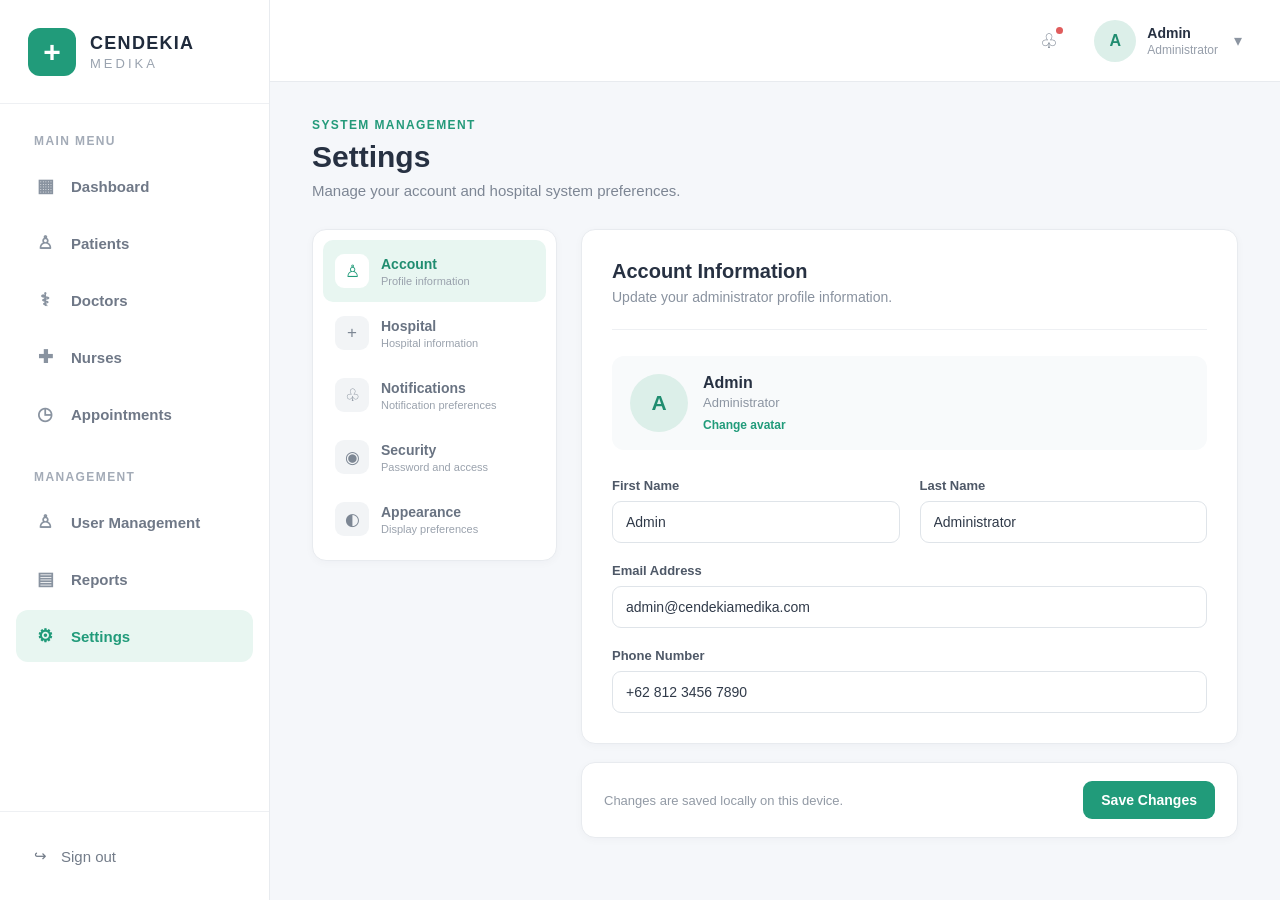
<file: pages/admin/settings.html>
<!DOCTYPE html>
<html lang="en">

<head>

    <meta charset="UTF-8">

    <meta
        name="viewport"
        content="width=device-width, initial-scale=1.0"
    >

    <title>Settings | Cendekia Medika</title>

    <link
        rel="stylesheet"
        href="settings.css"
    >

</head>


<body>

<div class="app-layout">


    <!-- =====================================
         SIDEBAR
    ====================================== -->

    <aside class="sidebar">

        <div class="sidebar-brand">

            <div class="sidebar-logo">
                +
            </div>

            <div class="brand-text">
                <strong>CENDEKIA</strong>
                <span>MEDIKA</span>
            </div>

        </div>


        <nav class="sidebar-nav">

            <p class="nav-label">
                MAIN MENU
            </p>


            <a
                href="dashboard.html"
                class="nav-item"
            >
                <span class="nav-icon">▦</span>
                <span>Dashboard</span>
            </a>


            <a
                href="patients.html"
                class="nav-item"
            >
                <span class="nav-icon">♙</span>
                <span>Patients</span>
            </a>


            <a
                href="doctors.html"
                class="nav-item"
            >
                <span class="nav-icon">⚕</span>
                <span>Doctors</span>
            </a>


            <a
                href="#"
                class="nav-item"
            >
                <span class="nav-icon">✚</span>
                <span>Nurses</span>
            </a>


            <a
                href="appointments.html"
                class="nav-item"
            >
                <span class="nav-icon">◷</span>
                <span>Appointments</span>
            </a>


            <p class="nav-label secondary">
                MANAGEMENT
            </p>


            <a
                href="users.html"
                class="nav-item"
            >
                <span class="nav-icon">♙</span>
                <span>User Management</span>
            </a>


            <a
                href="reports.html"
                class="nav-item"
            >
                <span class="nav-icon">▤</span>
                <span>Reports</span>
            </a>


            <a
                href="settings.html"
                class="nav-item active"
            >
                <span class="nav-icon">⚙</span>
                <span>Settings</span>
            </a>

        </nav>


        <div class="sidebar-bottom">

            <button
                class="logout-button"
                type="button"
                onclick="logout()"
            >

                <span>↪</span>

                Sign out

            </button>

        </div>

    </aside>



    <!-- =====================================
         MAIN CONTENT
    ====================================== -->

    <main class="main-content">


        <!-- TOPBAR -->

        <header class="topbar">

            <div class="mobile-menu">
                ☰
            </div>


            <div class="topbar-right">

                <button
                    class="notification-button"
                    type="button"
                    onclick="showNotification()"
                >
                    ♧
                    <span class="notification-dot"></span>
                </button>


                <div class="profile">

                    <div class="profile-avatar">
                        A
                    </div>


                    <div class="profile-info">

                        <strong>
                            Admin
                        </strong>

                        <span>
                            Administrator
                        </span>

                    </div>


                    <span class="profile-arrow">
                        ▾
                    </span>

                </div>

            </div>

        </header>



        <!-- =====================================
             SETTINGS CONTENT
        ====================================== -->

        <section class="page-content">


            <!-- PAGE HEADER -->

            <div class="page-heading">

                <div>

                    <p class="eyebrow">
                        SYSTEM MANAGEMENT
                    </p>

                    <h1>
                        Settings
                    </h1>

                    <p>
                        Manage your account and hospital system preferences.
                    </p>

                </div>

            </div>



            <!-- =====================================
                 SETTINGS LAYOUT
            ====================================== -->

            <div class="settings-layout">


                <!-- SETTINGS MENU -->

                <aside class="settings-menu">

                    <button
                        class="settings-menu-item active"
                        type="button"
                        data-section="account"
                    >
                        <span class="settings-menu-icon">
                            ♙
                        </span>

                        <span>
                            <strong>Account</strong>
                            <small>Profile information</small>
                        </span>
                    </button>


                    <button
                        class="settings-menu-item"
                        type="button"
                        data-section="hospital"
                    >
                        <span class="settings-menu-icon">
                            +
                        </span>

                        <span>
                            <strong>Hospital</strong>
                            <small>Hospital information</small>
                        </span>
                    </button>


                    <button
                        class="settings-menu-item"
                        type="button"
                        data-section="notifications"
                    >
                        <span class="settings-menu-icon">
                            ♧
                        </span>

                        <span>
                            <strong>Notifications</strong>
                            <small>Notification preferences</small>
                        </span>
                    </button>


                    <button
                        class="settings-menu-item"
                        type="button"
                        data-section="security"
                    >
                        <span class="settings-menu-icon">
                            ◉
                        </span>

                        <span>
                            <strong>Security</strong>
                            <small>Password and access</small>
                        </span>
                    </button>


                    <button
                        class="settings-menu-item"
                        type="button"
                        data-section="appearance"
                    >
                        <span class="settings-menu-icon">
                            ◐
                        </span>

                        <span>
                            <strong>Appearance</strong>
                            <small>Display preferences</small>
                        </span>
                    </button>

                </aside>



                <!-- =====================================
                     SETTINGS PANELS
                ====================================== -->

                <div class="settings-content">


                    <!-- ACCOUNT -->

                    <section
                        class="settings-panel active"
                        id="account"
                    >

                        <div class="panel-header">

                            <div>

                                <h2>
                                    Account Information
                                </h2>

                                <p>
                                    Update your administrator profile information.
                                </p>

                            </div>

                        </div>


                        <div class="profile-preview">

                            <div class="large-avatar">
                                A
                            </div>

                            <div>

                                <strong>
                                    Admin
                                </strong>

                                <span>
                                    Administrator
                                </span>

                                <button
                                    type="button"
                                    class="text-button"
                                    onclick="changeAvatar()"
                                >
                                    Change avatar
                                </button>

                            </div>

                        </div>


                        <div class="form-grid">


                            <div class="form-group">

                                <label for="firstName">
                                    First Name
                                </label>

                                <input
                                    type="text"
                                    id="firstName"
                                    value="Admin"
                                >

                            </div>


                            <div class="form-group">

                                <label for="lastName">
                                    Last Name
                                </label>

                                <input
                                    type="text"
                                    id="lastName"
                                    value="Administrator"
                                >

                            </div>


                            <div class="form-group full">

                                <label for="email">
                                    Email Address
                                </label>

                                <input
                                    type="email"
                                    id="email"
                                    value="admin@cendekiamedika.com"
                                >

                            </div>


                            <div class="form-group full">

                                <label for="phone">
                                    Phone Number
                                </label>

                                <input
                                    type="tel"
                                    id="phone"
                                    value="+62 812 3456 7890"
                                >

                            </div>


                        </div>

                    </section>



                    <!-- HOSPITAL -->

                    <section
                        class="settings-panel"
                        id="hospital"
                    >

                        <div class="panel-header">

                            <div>

                                <h2>
                                    Hospital Information
                                </h2>

                                <p>
                                    Manage the basic information displayed throughout the system.
                                </p>

                            </div>

                        </div>


                        <div class="form-grid">


                            <div class="form-group full">

                                <label for="hospitalName">
                                    Hospital Name
                                </label>

                                <input
                                    type="text"
                                    id="hospitalName"
                                    value="Cendekia Medika"
                                >

                            </div>


                            <div class="form-group">

                                <label for="hospitalEmail">
                                    Contact Email
                                </label>

                                <input
                                    type="email"
                                    id="hospitalEmail"
                                    value="info@cendekiamedika.com"
                                >

                            </div>


                            <div class="form-group">

                                <label for="hospitalPhone">
                                    Contact Number
                                </label>

                                <input
                                    type="tel"
                                    id="hospitalPhone"
                                    value="+62 22 1234 5678"
                                >

                            </div>


                            <div class="form-group full">

                                <label for="hospitalAddress">
                                    Address
                                </label>

                                <textarea
                                    id="hospitalAddress"
                                    rows="4"
                                >Jl. Cendekia Medika No. 10, Bandung, Jawa Barat</textarea>

                            </div>


                        </div>

                    </section>



                    <!-- NOTIFICATIONS -->

                    <section
                        class="settings-panel"
                        id="notifications"
                    >

                        <div class="panel-header">

                            <div>

                                <h2>
                                    Notifications
                                </h2>

                                <p>
                                    Choose which notifications you want to receive.
                                </p>

                            </div>

                        </div>


                        <div class="toggle-list">


                            <div class="toggle-item">

                                <div>

                                    <strong>
                                        Appointment Notifications
                                    </strong>

                                    <span>
                                        Receive notifications when appointments are created or updated.
                                    </span>

                                </div>

                                <label class="switch">

                                    <input
                                        type="checkbox"
                                        checked
                                    >

                                    <span class="slider"></span>

                                </label>

                            </div>


                            <div class="toggle-item">

                                <div>

                                    <strong>
                                        New Patient Registration
                                    </strong>

                                    <span>
                                        Get notified when a new patient is registered.
                                    </span>

                                </div>

                                <label class="switch">

                                    <input
                                        type="checkbox"
                                        checked
                                    >

                                    <span class="slider"></span>

                                </label>

                            </div>


                            <div class="toggle-item">

                                <div>

                                    <strong>
                                        Staff Updates
                                    </strong>

                                    <span>
                                        Receive updates about doctors and nurses.
                                    </span>

                                </div>

                                <label class="switch">

                                    <input
                                        type="checkbox"
                                        checked
                                    >

                                    <span class="slider"></span>

                                </label>

                            </div>


                            <div class="toggle-item">

                                <div>

                                    <strong>
                                        System Alerts
                                    </strong>

                                    <span>
                                        Receive important system and security alerts.
                                    </span>

                                </div>

                                <label class="switch">

                                    <input
                                        type="checkbox"
                                        checked
                                    >

                                    <span class="slider"></span>

                                </label>

                            </div>


                        </div>

                    </section>



                    <!-- SECURITY -->

                    <section
                        class="settings-panel"
                        id="security"
                    >

                        <div class="panel-header">

                            <div>

                                <h2>
                                    Security
                                </h2>

                                <p>
                                    Manage your password and account security.
                                </p>

                            </div>

                        </div>


                        <div class="security-box">

                            <div>

                                <strong>
                                    Password
                                </strong>

                                <span>
                                    Last changed more than 30 days ago.
                                </span>

                            </div>

                            <button
                                type="button"
                                class="secondary-button"
                                onclick="changePassword()"
                            >
                                Change Password
                            </button>

                        </div>


                        <div class="security-box">

                            <div>

                                <strong>
                                    Active Sessions
                                </strong>

                                <span>
                                    You are currently signed in on this device.
                                </span>

                            </div>

                            <button
                                type="button"
                                class="secondary-button"
                                onclick="viewSessions()"
                            >
                                View Sessions
                            </button>

                        </div>


                        <div class="danger-box">

                            <div>

                                <strong>
                                    Sign out of all devices
                                </strong>

                                <span>
                                    End all other active sessions for this account.
                                </span>

                            </div>

                            <button
                                type="button"
                                class="danger-button"
                                onclick="logoutAll()"
                            >
                                Sign Out All
                            </button>

                        </div>

                    </section>



                    <!-- APPEARANCE -->

                    <section
                        class="settings-panel"
                        id="appearance"
                    >

                        <div class="panel-header">

                            <div>

                                <h2>
                                    Appearance
                                </h2>

                                <p>
                                    Customize how the administration system looks.
                                </p>

                            </div>

                        </div>


                        <div class="appearance-options">


                            <label class="appearance-option">

                                <input
                                    type="radio"
                                    name="theme"
                                    value="light"
                                    checked
                                >

                                <div class="appearance-preview light-preview">

                                    <div class="preview-sidebar"></div>

                                    <div class="preview-content">

                                        <div></div>
                                        <div></div>
                                        <div></div>

                                    </div>

                                </div>

                                <strong>
                                    Light
                                </strong>

                                <span>
                                    Recommended
                                </span>

                            </label>


                            <label class="appearance-option">

                                <input
                                    type="radio"
                                    name="theme"
                                    value="dark"
                                >

                                <div class="appearance-preview dark-preview">

                                    <div class="preview-sidebar"></div>

                                    <div class="preview-content">

                                        <div></div>
                                        <div></div>
                                        <div></div>

                                    </div>

                                </div>

                                <strong>
                                    Dark
                                </strong>

                                <span>
                                    Coming soon
                                </span>

                            </label>


                        </div>

                    </section>



                    <!-- SAVE BAR -->

                    <div class="save-bar">

                        <span id="saveMessage">
                            Changes are saved locally on this device.
                        </span>

                        <button
                            type="button"
                            class="primary-button"
                            onclick="saveSettings()"
                        >
                            Save Changes
                        </button>

                    </div>


                </div>

            </div>

        </section>

    </main>

</div>



<!-- =====================================
     JAVASCRIPT
====================================== -->

<script>


/* ========================================
   SETTINGS NAVIGATION
======================================== */

const menuItems =
    document.querySelectorAll(
        ".settings-menu-item"
    );


const panels =
    document.querySelectorAll(
        ".settings-panel"
    );


menuItems.forEach(
    item => {

        item.addEventListener(
            "click",
            function() {

                const section =
                    this.dataset.section;


                menuItems.forEach(
                    menuItem => {

                        menuItem.classList.remove(
                            "active"
                        );

                    }
                );


                panels.forEach(
                    panel => {

                        panel.classList.remove(
                            "active"
                        );

                    }
                );


                this.classList.add(
                    "active"
                );


                document
                    .getElementById(section)
                    .classList.add("active");

            }
        );

    }
);



/* ========================================
   SAVE SETTINGS
======================================== */

function saveSettings() {

    const message =
        document.getElementById(
            "saveMessage"
        );


    message.textContent =
        "✓ Settings saved successfully.";


    message.classList.add(
        "success"
    );


    setTimeout(
        function() {

            message.textContent =
                "Changes are saved locally on this device.";

            message.classList.remove(
                "success"
            );

        },
        3000
    );

}



/* ========================================
   CHANGE AVATAR
======================================== */

function changeAvatar() {

    alert(
        "Avatar upload will be available soon."
    );

}



/* ========================================
   CHANGE PASSWORD
======================================== */

function changePassword() {

    alert(
        "Password change functionality will be available soon."
    );

}



/* ========================================
   VIEW SESSIONS
======================================== */

function viewSessions() {

    alert(
        "You are currently signed in on this device."
    );

}



/* ========================================
   SIGN OUT ALL
======================================== */

function logoutAll() {

    const confirmed =
        confirm(
            "Are you sure you want to sign out of all other devices?"
        );


    if (confirmed) {

        alert(
            "All other sessions have been signed out."
        );

    }

}



/* ========================================
   NOTIFICATION
======================================== */

function showNotification() {

    alert(
        "You have 3 new notifications."
    );

}



/* ========================================
   LOGOUT
======================================== */

function logout() {

    window.location.href =
        "../../index.html";

}


</script>

</body>

</html>
</file>
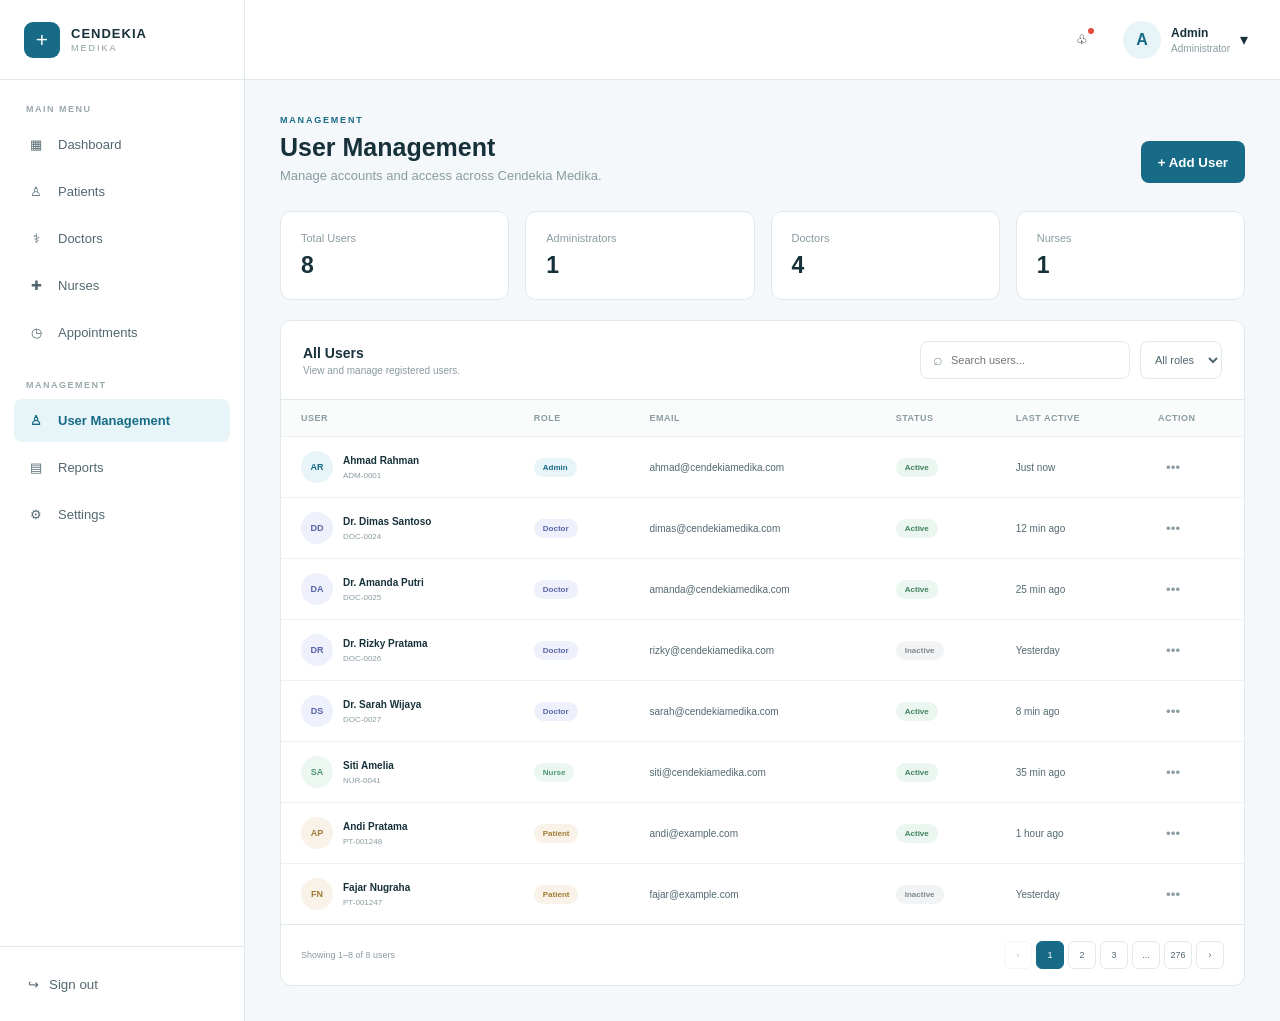
<file: pages/admin/users.html>
<!DOCTYPE html>
<html lang="en">

<head>

    <meta charset="UTF-8">

    <meta
        name="viewport"
        content="width=device-width, initial-scale=1.0"
    >

    <title>User Management | Cendekia Medika</title>

    <link
        rel="stylesheet"
        href="users.css"
    >

</head>


<body>

<div class="app-layout">


    <!-- =====================================
         SIDEBAR
    ====================================== -->

    <aside class="sidebar">

        <div class="sidebar-brand">

            <div class="sidebar-logo">
                +
            </div>

            <div>

                <strong>CENDEKIA</strong>
                <span>MEDIKA</span>

            </div>

        </div>


        <nav class="sidebar-nav">

            <p class="nav-label">
                MAIN MENU
            </p>


            <a
                href="dashboard.html"
                class="nav-item"
            >
                <span class="nav-icon">▦</span>
                <span>Dashboard</span>
            </a>


            <a
                href="patients.html"
                class="nav-item"
            >
                <span class="nav-icon">♙</span>
                <span>Patients</span>
            </a>


            <a
                href="doctors.html"
                class="nav-item"
            >
                <span class="nav-icon">⚕</span>
                <span>Doctors</span>
            </a>


            <a
                href="nurses.html"
                class="nav-item"
            >
                <span class="nav-icon">✚</span>
                <span>Nurses</span>
            </a>


            <a
                href="appointments.html"
                class="nav-item"
            >
                <span class="nav-icon">◷</span>
                <span>Appointments</span>
            </a>


            <p class="nav-label secondary">
                MANAGEMENT
            </p>


            <a
                href="users.html"
                class="nav-item active"
            >
                <span class="nav-icon">♙</span>
                <span>User Management</span>
            </a>


            <a
                href="reports.html"
                class="nav-item"
            >
                <span class="nav-icon">▤</span>
                <span>Reports</span>
            </a>


            <a
                href="settings.html"
                class="nav-item"
            >
                <span class="nav-icon">⚙</span>
                <span>Settings</span>
            </a>

        </nav>


        <div class="sidebar-bottom">

            <button
                class="logout-button"
                onclick="logout()"
            >
                <span>↪</span>
                Sign out
            </button>

        </div>

    </aside>



    <!-- =====================================
         MAIN CONTENT
    ====================================== -->

    <main class="main-content">


        <!-- TOPBAR -->

        <header class="topbar">

            <div class="topbar-right">

                <button
                    class="notification-button"
                    type="button"
                >
                    ♧
                    <span class="notification-dot"></span>
                </button>


                <div class="profile">

                    <div class="profile-avatar">
                        A
                    </div>

                    <div class="profile-info">

                        <strong>
                            Admin
                        </strong>

                        <span>
                            Administrator
                        </span>

                    </div>

                    <span class="profile-arrow">
                        ▾
                    </span>

                </div>

            </div>

        </header>



        <!-- PAGE CONTENT -->

        <section class="page-content">


            <!-- PAGE HEADER -->

            <div class="page-heading">

                <div>

                    <p class="eyebrow">
                        MANAGEMENT
                    </p>

                    <h1>
                        User Management
                    </h1>

                    <p>
                        Manage accounts and access across
                        Cendekia Medika.
                    </p>

                </div>


                <button
                    class="primary-button"
                    id="addUserButton"
                    type="button"
                >
                    + Add User
                </button>

            </div>



            <!-- =====================================
                 STATISTICS
            ====================================== -->

            <div class="stats-grid">

                <div class="mini-stat">

                    <span>
                        Total Users
                    </span>

                    <strong id="totalUsers">
                        0
                    </strong>

                </div>


                <div class="mini-stat">

                    <span>
                        Administrators
                    </span>

                    <strong id="adminCount">
                        0
                    </strong>

                </div>


                <div class="mini-stat">

                    <span>
                        Doctors
                    </span>

                    <strong id="doctorCount">
                        0
                    </strong>

                </div>


                <div class="mini-stat">

                    <span>
                        Nurses
                    </span>

                    <strong id="nurseCount">
                        0
                    </strong>

                </div>

            </div>



            <!-- =====================================
                 USER LIST
            ====================================== -->

            <section class="users-card">


                <div class="users-toolbar">

                    <div>

                        <h2>
                            All Users
                        </h2>

                        <p>
                            View and manage registered users.
                        </p>

                    </div>


                    <div class="toolbar-actions">


                        <!-- SEARCH -->

                        <div class="search-box">

                            <span>
                                ⌕
                            </span>

                            <input
                                type="text"
                                id="searchInput"
                                placeholder="Search users..."
                            >

                        </div>


                        <!-- ROLE FILTER -->

                        <select id="roleFilter">

                            <option value="all">
                                All roles
                            </option>

                            <option value="admin">
                                Admin
                            </option>

                            <option value="doctor">
                                Doctor
                            </option>

                            <option value="nurse">
                                Nurse
                            </option>

                            <option value="patient">
                                Patient
                            </option>

                        </select>

                    </div>

                </div>



                <!-- =====================================
                     TABLE
                ====================================== -->

                <div class="table-container">

                    <table>

                        <thead>

                            <tr>

                                <th>
                                    USER
                                </th>

                                <th>
                                    ROLE
                                </th>

                                <th>
                                    EMAIL
                                </th>

                                <th>
                                    STATUS
                                </th>

                                <th>
                                    LAST ACTIVE
                                </th>

                                <th>
                                    ACTION
                                </th>

                            </tr>

                        </thead>


                        <tbody id="userTableBody">
                        </tbody>

                    </table>

                </div>



                <!-- PAGINATION -->

                <div class="pagination">

                    <span id="paginationText">
                        Showing 0 users
                    </span>

                    <div>

                        <button
                            type="button"
                            disabled
                        >
                            ‹
                        </button>

                        <button
                            type="button"
                            class="current"
                        >
                            1
                        </button>

                        <button type="button">
                            2
                        </button>

                        <button type="button">
                            3
                        </button>

                        <button type="button">
                            ...
                        </button>

                        <button type="button">
                            276
                        </button>

                        <button type="button">
                            ›
                        </button>

                    </div>

                </div>


            </section>

        </section>

    </main>

</div>



<!-- =====================================
     ADD / EDIT USER MODAL
====================================== -->

<div
    class="modal-overlay"
    id="userModal"
>

    <div class="modal">


        <!-- MODAL HEADER -->

        <div class="modal-header">

            <div>

                <p class="eyebrow">
                    USER MANAGEMENT
                </p>

                <h2 id="modalTitle">
                    Add New User
                </h2>

                <p id="modalDescription">
                    Create a new account for the hospital system.
                </p>

            </div>


            <button
                class="modal-close"
                id="closeModal"
                type="button"
            >
                ×
            </button>

        </div>



        <!-- FORM -->

        <form id="addUserForm">


            <div class="form-grid">


                <!-- FULL NAME -->

                <div class="form-group full">

                    <label for="fullName">
                        Full Name
                    </label>

                    <input
                        type="text"
                        id="fullName"
                        placeholder="Enter full name"
                        required
                    >

                </div>



                <!-- EMAIL -->

                <div class="form-group">

                    <label for="userEmail">
                        Email Address
                    </label>

                    <input
                        type="email"
                        id="userEmail"
                        placeholder="name@example.com"
                        required
                    >

                </div>



                <!-- PHONE -->

                <div class="form-group">

                    <label for="phone">
                        Phone Number
                    </label>

                    <input
                        type="tel"
                        id="phone"
                        placeholder="+62 xxx xxxx xxxx"
                    >

                </div>



                <!-- ROLE -->

                <div class="form-group">

                    <label for="userRole">
                        Role
                    </label>

                    <select
                        id="userRole"
                        required
                    >

                        <option value="">
                            Select role
                        </option>

                        <option value="admin">
                            Admin
                        </option>

                        <option value="doctor">
                            Doctor
                        </option>

                        <option value="nurse">
                            Nurse
                        </option>

                        <option value="patient">
                            Patient
                        </option>

                    </select>

                </div>



                <!-- STATUS -->

                <div class="form-group">

                    <label for="userStatus">
                        Status
                    </label>

                    <select id="userStatus">

                        <option value="active">
                            Active
                        </option>

                        <option value="inactive">
                            Inactive
                        </option>

                    </select>

                </div>



                <!-- PASSWORD -->

                <div class="form-group">

                    <label for="userPassword">
                        Temporary Password
                    </label>

                    <input
                        type="password"
                        id="userPassword"
                        placeholder="Create temporary password"
                        required
                    >

                </div>



                <!-- CONFIRM PASSWORD -->

                <div class="form-group">

                    <label for="confirmPassword">
                        Confirm Password
                    </label>

                    <input
                        type="password"
                        id="confirmPassword"
                        placeholder="Confirm password"
                        required
                    >

                </div>


            </div>



            <!-- FORM ACTIONS -->

            <div class="modal-actions">

                <button
                    type="button"
                    class="cancel-button"
                    id="cancelModal"
                >
                    Cancel
                </button>


                <button
                    type="submit"
                    class="primary-button"
                    id="submitUserButton"
                >
                    Create User
                </button>

            </div>


        </form>

    </div>

</div>



<!-- =====================================
     DATA
====================================== -->

<script src="../../data/users.js"></script>



<!-- =====================================
     JAVASCRIPT
====================================== -->

<script>


/* ========================================
   ELEMENTS
======================================== */

const userTableBody =
    document.getElementById("userTableBody");

const searchInput =
    document.getElementById("searchInput");

const roleFilter =
    document.getElementById("roleFilter");

const userModal =
    document.getElementById("userModal");

const addUserButton =
    document.getElementById("addUserButton");

const closeModalButton =
    document.getElementById("closeModal");

const cancelModalButton =
    document.getElementById("cancelModal");

const addUserForm =
    document.getElementById("addUserForm");

const modalTitle =
    document.getElementById("modalTitle");

const modalDescription =
    document.getElementById("modalDescription");

const submitUserButton =
    document.getElementById("submitUserButton");



/* ========================================
   CURRENT EDITING USER
======================================== */

let editingUserId = null;



/* ========================================
   DISPLAY USERS
======================================== */

function displayUsers(userList) {

    userTableBody.innerHTML = "";


    if (userList.length === 0) {

        userTableBody.innerHTML = `

            <tr>

                <td
                    colspan="6"
                    style="text-align:center; padding:40px;"
                >
                    No users found.
                </td>

            </tr>

        `;

        updateStatistics();

        updatePagination(userList.length);

        return;

    }


    userList.forEach(user => {


        const row =
            document.createElement("tr");


        row.dataset.userId =
            user.id;


        row.dataset.role =
            user.role;


        const initials =
            user.name
                .trim()
                .split(/\s+/)
                .map(word => word.charAt(0))
                .join("")
                .substring(0, 2)
                .toUpperCase();


        const roleName =
            capitalize(user.role);


        const statusName =
            capitalize(user.status);


        row.innerHTML = `

            <td>

                <div class="user-cell">

                    <div
                        class="user-avatar ${user.role}"
                    >
                        ${initials}
                    </div>

                    <div>

                        <strong>
                            ${escapeHTML(user.name)}
                        </strong>

                        <span>
                            ${escapeHTML(user.id)}
                        </span>

                    </div>

                </div>

            </td>


            <td>

                <span
                    class="role-badge ${user.role}"
                >
                    ${roleName}
                </span>

            </td>


            <td>
                ${escapeHTML(user.email)}
            </td>


            <td>

                <span
                    class="status ${user.status}"
                >
                    ${statusName}
                </span>

            </td>


            <td>
                ${escapeHTML(user.lastActive || "—")}
            </td>


            <td>

                <button
                    class="action-button"
                    type="button"
                    data-user-id="${user.id}"
                    aria-label="User actions"
                >
                    •••
                </button>

            </td>

        `;


        userTableBody.appendChild(row);

    });


    updateStatistics();

    updatePagination(userList.length);

}



/* ========================================
   CAPITALIZE
======================================== */

function capitalize(value) {

    if (!value) {
        return "";
    }

    return (
        value.charAt(0).toUpperCase()
        + value.slice(1)
    );

}



/* ========================================
   BASIC HTML ESCAPE
======================================== */

function escapeHTML(value) {

    return String(value)
        .replace(/&/g, "&amp;")
        .replace(/</g, "&lt;")
        .replace(/>/g, "&gt;")
        .replace(/"/g, "&quot;")
        .replace(/'/g, "&#039;");

}



/* ========================================
   STATISTICS
======================================== */

function updateStatistics() {

    document.getElementById("totalUsers")
        .textContent = users.length;


    document.getElementById("adminCount")
        .textContent =
        users.filter(
            user => user.role === "admin"
        ).length;


    document.getElementById("doctorCount")
        .textContent =
        users.filter(
            user => user.role === "doctor"
        ).length;


    document.getElementById("nurseCount")
        .textContent =
        users.filter(
            user => user.role === "nurse"
        ).length;

}



/* ========================================
   PAGINATION TEXT
======================================== */

function updatePagination(count) {

    const paginationText =
        document.getElementById(
            "paginationText"
        );


    if (count === 0) {

        paginationText.textContent =
            "Showing 0 users";

        return;

    }


    paginationText.textContent =
        `Showing 1–${count} of ${count} users`;

}



/* ========================================
   FILTER USERS
======================================== */

function filterUsers() {

    const search =
        searchInput.value
            .trim()
            .toLowerCase();


    const selectedRole =
        roleFilter.value;


    const filteredUsers =
        users.filter(user => {

            const matchesSearch =

                user.name
                    .toLowerCase()
                    .includes(search)

                ||

                user.email
                    .toLowerCase()
                    .includes(search)

                ||

                user.id
                    .toLowerCase()
                    .includes(search);


            const matchesRole =

                selectedRole === "all"
                ||
                user.role === selectedRole;


            return (
                matchesSearch
                &&
                matchesRole
            );

        });


    displayUsers(filteredUsers);

}



/* ========================================
   SEARCH
======================================== */

searchInput.addEventListener(
    "input",
    filterUsers
);



/* ========================================
   ROLE FILTER
======================================== */

roleFilter.addEventListener(
    "change",
    filterUsers
);



/* ========================================
   ACTION MENU
======================================== */

userTableBody.addEventListener(
    "click",
    function(event) {


        const button =
            event.target.closest(
                ".action-button"
            );


        if (!button) {
            return;
        }


        event.stopPropagation();


        // Remove existing menus

        document
            .querySelectorAll(".action-menu")
            .forEach(menu => menu.remove());


        const userId =
            button.dataset.userId;


        const user =
            users.find(
                item => item.id === userId
            );


        if (!user) {
            return;
        }


        const row =
            button.closest("tr");


        const menu =
            document.createElement("div");


        menu.className =
            "action-menu show";


        menu.innerHTML = `

            <button
                type="button"
                data-action="view"
                data-user-id="${user.id}"
            >
                View Profile
            </button>


            <button
                type="button"
                data-action="edit"
                data-user-id="${user.id}"
            >
                Edit User
            </button>


            <button
                type="button"
                class="danger"
                data-action="deactivate"
                data-user-id="${user.id}"
            >
                ${
                    user.status === "active"
                        ? "Deactivate User"
                        : "Activate User"
                }
            </button>

        `;


        row.style.position =
            "relative";


        row.appendChild(menu);

    }
);



/* ========================================
   ACTION MENU BUTTONS
======================================== */

userTableBody.addEventListener(
    "click",
    function(event) {


        const actionButton =
            event.target.closest(
                ".action-menu button"
            );


        if (!actionButton) {
            return;
        }


        event.stopPropagation();


        const userId =
            actionButton.dataset.userId;


        const action =
            actionButton.dataset.action;


        if (action === "view") {

            viewUser(userId);

        }


        if (action === "edit") {

            editUser(userId);

        }


        if (action === "deactivate") {

            toggleUserStatus(userId);

        }

    }
);



/* ========================================
   CLOSE ACTION MENUS
======================================== */

document.addEventListener(
    "click",
    function() {

        document
            .querySelectorAll(".action-menu")
            .forEach(menu => menu.remove());

    }
);



/* ========================================
   VIEW USER
======================================== */

function viewUser(userId) {

    const user =
        users.find(
            item => item.id === userId
        );


    if (!user) {
        return;
    }


    alert(

        "USER PROFILE\n\n"

        + "Name: "
        + user.name

        + "\nEmail: "
        + user.email

        + "\nRole: "
        + capitalize(user.role)

        + "\nStatus: "
        + capitalize(user.status)

        + "\nUser ID: "
        + user.id

    );

}



/* ========================================
   EDIT USER
======================================== */

function editUser(userId) {

    const user =
        users.find(
            item => item.id === userId
        );


    if (!user) {
        return;
    }


    editingUserId =
        user.id;


    document.getElementById(
        "fullName"
    ).value =
        user.name;


    document.getElementById(
        "userEmail"
    ).value =
        user.email;


    document.getElementById(
        "userRole"
    ).value =
        user.role;


    document.getElementById(
        "userStatus"
    ).value =
        user.status;


    document.getElementById(
        "phone"
    ).value =
        user.phone || "";


    document.getElementById(
        "userPassword"
    ).value = "";


    document.getElementById(
        "confirmPassword"
    ).value = "";


    document.getElementById(
        "userPassword"
    ).required = false;


    document.getElementById(
        "confirmPassword"
    ).required = false;


    document.getElementById(
        "userPassword"
    ).placeholder =
        "Leave blank to keep current password";


    document.getElementById(
        "confirmPassword"
    ).placeholder =
        "Leave blank to keep current password";


    modalTitle.textContent =
        "Edit User";


    modalDescription.textContent =
        "Update this user's account information.";


    submitUserButton.textContent =
        "Save Changes";


    userModal.classList.add("show");

}



/* ========================================
   ACTIVATE / DEACTIVATE
======================================== */

function toggleUserStatus(userId) {

    const user =
        users.find(
            item => item.id === userId
        );


    if (!user) {
        return;
    }


    const newStatus =
        user.status === "active"
            ? "inactive"
            : "active";


    const actionText =
        newStatus === "inactive"
            ? "deactivate"
            : "activate";


    const confirmed =
        confirm(
            `Are you sure you want to ${actionText} ${user.name}?`
        );


    if (!confirmed) {
        return;
    }


    user.status =
        newStatus;


    displayUsers(
        getFilteredUsers()
    );


    alert(
        `${user.name} is now ${newStatus}.`
    );

}



/* ========================================
   GET FILTERED USERS
======================================== */

function getFilteredUsers() {

    const search =
        searchInput.value
            .trim()
            .toLowerCase();


    const selectedRole =
        roleFilter.value;


    return users.filter(user => {

        const matchesSearch =

            user.name
                .toLowerCase()
                .includes(search)

            ||

            user.email
                .toLowerCase()
                .includes(search)

            ||

            user.id
                .toLowerCase()
                .includes(search);


        const matchesRole =

            selectedRole === "all"
            ||
            user.role === selectedRole;


        return (
            matchesSearch
            &&
            matchesRole
        );

    });

}



/* ========================================
   OPEN ADD USER MODAL
======================================== */

addUserButton.addEventListener(
    "click",
    function() {

        editingUserId = null;


        addUserForm.reset();


        resetModalToAddMode();


        userModal.classList.add("show");

    }
);



/* ========================================
   RESET MODAL TO ADD MODE
======================================== */

function resetModalToAddMode() {

    modalTitle.textContent =
        "Add New User";


    modalDescription.textContent =
        "Create a new account for the hospital system.";


    submitUserButton.textContent =
        "Create User";


    document.getElementById(
        "userPassword"
    ).required = true;


    document.getElementById(
        "confirmPassword"
    ).required = true;


    document.getElementById(
        "userPassword"
    ).placeholder =
        "Create temporary password";


    document.getElementById(
        "confirmPassword"
    ).placeholder =
        "Confirm password";

}



/* ========================================
   CLOSE MODAL
======================================== */

function closeUserModal() {

    userModal.classList.remove("show");

    addUserForm.reset();

    editingUserId = null;

    resetModalToAddMode();

}



closeModalButton.addEventListener(
    "click",
    closeUserModal
);


cancelModalButton.addEventListener(
    "click",
    closeUserModal
);



/* ========================================
   CLOSE MODAL OUTSIDE
======================================== */

userModal.addEventListener(
    "click",
    function(event) {

        if (
            event.target === userModal
        ) {

            closeUserModal();

        }

    }
);



/* ========================================
   CREATE / UPDATE USER
======================================== */

addUserForm.addEventListener(
    "submit",
    function(event) {

        event.preventDefault();


        const fullName =
            document.getElementById(
                "fullName"
            ).value.trim();


        const email =
            document.getElementById(
                "userEmail"
            ).value.trim();


        const phone =
            document.getElementById(
                "phone"
            ).value.trim();


        const role =
            document.getElementById(
                "userRole"
            ).value;


        const status =
            document.getElementById(
                "userStatus"
            ).value;


        const password =
            document.getElementById(
                "userPassword"
            ).value;


        const confirmPassword =
            document.getElementById(
                "confirmPassword"
            ).value;



        /* =================================
           PASSWORD CHECK
        ================================= */

        if (
            password !== confirmPassword
            &&
            password !== ""
        ) {

            alert(
                "Passwords do not match."
            );

            return;

        }



        /* =================================
           EDIT EXISTING USER
        ================================= */

        if (editingUserId) {


            const user =
                users.find(
                    item =>
                        item.id === editingUserId
                );


            if (!user) {
                return;
            }


            user.name =
                fullName;


            user.email =
                email;


            user.phone =
                phone;


            user.role =
                role;


            user.status =
                status;


            if (password) {

                user.password =
                    password;

            }


            displayUsers(
                getFilteredUsers()
            );


            closeUserModal();


            alert(
                `${fullName} has been updated successfully!`
            );


            return;

        }



        /* =================================
           CREATE NEW USER
        ================================= */

        const newUserId =

            role
                .toUpperCase()
                .substring(0, 3)

            + "-"

            + Math.floor(
                1000
                + Math.random() * 9000
            );


        const newUser = {

            id:
                newUserId,

            name:
                fullName,

            email:
                email,

            phone:
                phone,

            role:
                role,

            status:
                status,

            lastActive:
                "Just now"

        };


        users.unshift(
            newUser
        );


        displayUsers(
            getFilteredUsers()
        );


        closeUserModal();


        alert(
            `${fullName} has been added successfully!`
        );

    }
);



/* ========================================
   LOGOUT
======================================== */

function logout() {

    window.location.href =
        "../../index.html";

}



/* ========================================
   INITIAL DISPLAY
======================================== */

displayUsers(users);

</script>

</body>

</html>
</file>
<file: style.css>
/* ========================================
   CENDEKIA MEDIKA
   Hospital Management System
   ======================================== */

* {
    margin: 0;
    padding: 0;
    box-sizing: border-box;
}

:root {
    --primary: #176b87;
    --primary-dark: #0f5269;
    --primary-light: #e8f5f8;

    --accent: #43a6b9;

    --background: #f5f8fa;
    --white: #ffffff;

    --text-dark: #17313b;
    --text: #49616a;
    --text-light: #7b8d94;

    --border: #dce7eb;

    --shadow: 0 20px 60px rgba(25, 65, 80, 0.10);
}


/* ========================================
   GENERAL
   ======================================== */

body {
    min-height: 100vh;
    font-family: Arial, Helvetica, sans-serif;
    background: var(--background);
    color: var(--text-dark);
}


/* ========================================
   LOGIN PAGE
   ======================================== */

.login-page {
    min-height: 100vh;
    display: grid;
    grid-template-columns: 1fr 1fr;
}


/* ========================================
   LEFT BRANDING
   ======================================== */

.login-brand {
    position: relative;
    display: flex;
    flex-direction: column;
    justify-content: center;

    padding: 70px 9%;

    background:
        linear-gradient(
            145deg,
            #0f5269 0%,
            #176b87 55%,
            #25839a 100%
        );

    color: white;

    overflow: hidden;
}


/* Decorative circles */

.login-brand::before {
    content: "";
    position: absolute;

    width: 420px;
    height: 420px;

    border-radius: 50%;

    border: 1px solid rgba(255, 255, 255, 0.12);

    right: -180px;
    top: -150px;
}

.login-brand::after {
    content: "";
    position: absolute;

    width: 300px;
    height: 300px;

    border-radius: 50%;

    border: 1px solid rgba(255, 255, 255, 0.10);

    left: -170px;
    bottom: -150px;
}


/* ========================================
   BRAND CONTENT
   ======================================== */

.brand-content {
    position: relative;
    z-index: 2;

    max-width: 540px;
}


/* Logo */

.brand-logo {
    width: 54px;
    height: 54px;

    display: flex;
    align-items: center;
    justify-content: center;

    margin-bottom: 28px;

    border: 1px solid rgba(255, 255, 255, 0.35);
    border-radius: 14px;

    background: rgba(255, 255, 255, 0.10);

    font-size: 30px;
    font-weight: 300;
}


/* Small label */

.brand-label {
    margin-bottom: 14px;

    font-size: 11px;
    font-weight: 700;

    letter-spacing: 2.5px;

    color: rgba(255, 255, 255, 0.65);
}


/* Hospital name */

.login-brand h1 {
    margin-bottom: 24px;

    font-size: clamp(40px, 5vw, 68px);
    line-height: 0.95;

    font-weight: 700;
    letter-spacing: -2px;
}

.login-brand h1 span {
    font-weight: 300;
}


/* Description */

.brand-description {
    max-width: 480px;

    margin-bottom: 42px;

    font-size: 15px;
    line-height: 1.8;

    color: rgba(255, 255, 255, 0.75);
}


/* ========================================
   FEATURES
   ======================================== */

.brand-features {
    display: flex;
    flex-direction: column;

    gap: 22px;
}

.brand-feature {
    display: flex;
    align-items: center;

    gap: 15px;
}

.feature-icon {
    width: 38px;
    height: 38px;

    flex-shrink: 0;

    display: flex;
    align-items: center;
    justify-content: center;

    border-radius: 10px;

    background: rgba(255, 255, 255, 0.10);

    font-size: 17px;
}

.brand-feature strong {
    display: block;

    margin-bottom: 4px;

    font-size: 13px;
}

.brand-feature span {
    display: block;

    font-size: 12px;

    color: rgba(255, 255, 255, 0.58);
}


/* ========================================
   BRAND FOOTER
   ======================================== */

.brand-footer {
    position: absolute;

    left: 9%;
    bottom: 28px;

    font-size: 10px;
    letter-spacing: 1.5px;

    color: rgba(255, 255, 255, 0.40);
}


/* ========================================
   RIGHT LOGIN PANEL
   ======================================== */

.login-panel {
    display: flex;
    align-items: center;
    justify-content: center;

    padding: 60px;
    
    background: #f8fafb;
}


/* ========================================
   LOGIN CONTAINER
   ======================================== */

.login-container {
    width: 100%;
    max-width: 470px;
}


/* ========================================
   LOGIN HEADING
   ======================================== */

.login-heading {
    margin-bottom: 36px;
}

.eyebrow {
    margin-bottom: 9px;

    font-size: 11px;
    font-weight: 700;

    letter-spacing: 2px;

    color: var(--primary);
}

.login-heading h2 {
    margin-bottom: 10px;

    font-size: 30px;
    font-weight: 600;

    letter-spacing: -0.5px;
}

.login-heading p:last-child {
    font-size: 14px;
    line-height: 1.6;

    color: var(--text-light);
}


/* ========================================
   FORM SECTION
   ======================================== */

.form-section {
    margin-bottom: 26px;
}

.form-section > label {
    display: block;

    margin-bottom: 12px;

    font-size: 13px;
    font-weight: 600;
}


/* ========================================
   ROLE GRID
   ======================================== */

.role-grid {
    display: grid;
    grid-template-columns: repeat(4, 1fr);

    gap: 9px;
}

.role-card {
    min-height: 86px;

    display: flex;
    flex-direction: column;
    align-items: center;
    justify-content: center;

    gap: 7px;

    border: 1px solid var(--border);
    border-radius: 12px;

    background: var(--white);

    color: var(--text);

    cursor: pointer;

    transition:
        border-color 0.2s ease,
        background 0.2s ease,
        transform 0.2s ease;
}

.role-card:hover {
    transform: translateY(-2px);

    border-color: #a9ccd5;
}

.role-card.active {
    border-color: var(--primary);

    background: var(--primary-light);

    color: var(--primary);
}

.role-icon {
    font-size: 21px;
}

.role-card span:last-child {
    font-size: 12px;
    font-weight: 600;
}


/* ========================================
   FORM
   ======================================== */

.form-group {
    margin-bottom: 19px;
}

.form-group > label {
    display: block;

    margin-bottom: 8px;

    font-size: 13px;
    font-weight: 600;
}


/* Inputs */

input[type="email"],
input[type="password"] {
    width: 100%;

    height: 48px;

    padding: 0 14px;

    border: 1px solid var(--border);
    border-radius: 9px;

    outline: none;

    background: white;

    color: var(--text-dark);

    font-size: 14px;

    transition:
        border-color 0.2s ease,
        box-shadow 0.2s ease;
}

input:focus {
    border-color: var(--primary);

    box-shadow: 0 0 0 3px rgba(23, 107, 135, 0.10);
}

input::placeholder {
    color: #a6b3b8;
}


/* ========================================
   PASSWORD FIELD
   ======================================== */

.password-field {
    position: relative;
}

.password-field input {
    padding-right: 65px;
}

#togglePassword {
    position: absolute;

    right: 12px;
    top: 50%;

    transform: translateY(-50%);

    border: none;

    background: none;

    color: var(--primary);

    font-size: 12px;
    font-weight: 600;

    cursor: pointer;
}


/* ========================================
   LOGIN OPTIONS
   ======================================== */

.login-options {
    display: flex;
    align-items: center;
    justify-content: space-between;

    margin: 4px 0 24px;

    font-size: 12px;
}

.remember-me {
    display: flex;
    align-items: center;

    gap: 7px;

    color: var(--text);
}

.remember-me input {
    accent-color: var(--primary);
}

.login-options a {
    color: var(--primary);

    text-decoration: none;

    font-weight: 600;
}

.login-options a:hover {
    text-decoration: underline;
}


/* ========================================
   LOGIN BUTTON
   ======================================== */

.login-button {
    width: 100%;

    height: 50px;

    border: none;
    border-radius: 9px;

    background: var(--primary);

    color: white;

    font-size: 14px;
    font-weight: 600;

    cursor: pointer;

    transition:
        background 0.2s ease,
        transform 0.2s ease,
        box-shadow 0.2s ease;
}

.login-button:hover {
    background: var(--primary-dark);

    transform: translateY(-1px);

    box-shadow: 0 8px 20px rgba(23, 107, 135, 0.20);
}

.login-button:active {
    transform: translateY(0);
}


/* ========================================
   LOGIN MESSAGE
   ======================================== */

.login-message {
    min-height: 18px;

    margin-top: 10px;

    text-align: center;

    font-size: 12px;
}


/* ========================================
   DEMO INFO
   ======================================== */

.demo-info {
    margin-top: 30px;

    padding: 14px 16px;

    border: 1px solid var(--border);
    border-radius: 10px;

    background: #f5f8f9;

    text-align: center;
}

.demo-info span {
    display: block;

    margin-bottom: 5px;

    font-size: 9px;
    font-weight: 700;

    letter-spacing: 1.5px;

    color: var(--primary);
}

.demo-info p {
    font-size: 11px;

    color: var(--text-light);
}


/* ========================================
   RESPONSIVE
   ======================================== */

@media (max-width: 900px) {

    .login-page {
        grid-template-columns: 1fr;
    }

    .login-brand {
        min-height: 480px;

        padding: 55px 8%;
    }

    .brand-footer {
        left: 8%;
    }

    .login-panel {
        padding: 60px 8%;
    }
}


@media (max-width: 520px) {

    .login-brand {
        min-height: auto;

        padding: 45px 25px 55px;
    }

    .login-brand h1 {
        font-size: 42px;
    }

    .brand-description {
        font-size: 13px;
    }

    .brand-features {
        gap: 17px;
    }

    .brand-footer {
        position: static;

        margin-top: 40px;
    }

    .login-panel {
        padding: 45px 25px;
    }

    .login-heading h2 {
        font-size: 26px;
    }

    .role-grid {
        grid-template-columns: repeat(2, 1fr);
    }
}
</file>
<file: pages/admin/appointments.css>
/* =========================================
   RESET
========================================= */

* {
    margin: 0;
    padding: 0;
    box-sizing: border-box;
}


body {
    font-family:
        Inter,
        -apple-system,
        BlinkMacSystemFont,
        "Segoe UI",
        sans-serif;

    background: #f6f8fb;
    color: #182230;
}


button,
input,
select {
    font: inherit;
}


button {
    cursor: pointer;
}


a {
    text-decoration: none;
    color: inherit;
}



/* =========================================
   APP LAYOUT
========================================= */

.app-layout {
    display: flex;
    min-height: 100vh;
}



/* =========================================
   SIDEBAR
========================================= */

.sidebar {
    width: 250px;
    min-height: 100vh;

    background: #ffffff;

    border-right: 1px solid #e7ebf0;

    display: flex;
    flex-direction: column;

    position: fixed;
    left: 0;
    top: 0;
    bottom: 0;
}


.sidebar-brand {
    height: 82px;

    display: flex;
    align-items: center;

    gap: 12px;

    padding: 0 24px;

    border-bottom: 1px solid #eef1f5;
}


.sidebar-logo {
    width: 38px;
    height: 38px;

    border-radius: 10px;

    background: #173f5f;

    color: white;

    display: flex;
    align-items: center;
    justify-content: center;

    font-size: 25px;
    font-weight: 600;
}


.sidebar-brand strong {
    display: block;

    font-size: 14px;
    letter-spacing: 1px;

    color: #173f5f;
}


.sidebar-brand span {
    display: block;

    font-size: 11px;
    letter-spacing: 2px;

    color: #7390a5;

    margin-top: 2px;
}



/* =========================================
   SIDEBAR NAV
========================================= */

.sidebar-nav {
    padding: 22px 14px;

    flex: 1;
}


.nav-label {
    font-size: 10px;

    font-weight: 700;

    letter-spacing: 1.3px;

    color: #9aa7b5;

    padding: 0 12px;

    margin-bottom: 9px;
}


.nav-label.secondary {
    margin-top: 25px;
}


.nav-item {
    height: 44px;

    display: flex;
    align-items: center;

    gap: 12px;

    padding: 0 13px;

    margin-bottom: 4px;

    border-radius: 9px;

    color: #697887;

    font-size: 14px;

    transition: 0.2s ease;
}


.nav-item:hover {
    background: #f3f6f9;

    color: #173f5f;
}


.nav-item.active {
    background: #eaf2f7;

    color: #173f5f;

    font-weight: 600;
}


.nav-icon {
    width: 21px;

    text-align: center;

    font-size: 17px;
}



/* =========================================
   SIDEBAR BOTTOM
========================================= */

.sidebar-bottom {
    padding: 18px 14px;

    border-top: 1px solid #eef1f5;
}


.logout-button {
    width: 100%;

    height: 43px;

    border: none;

    background: transparent;

    color: #788695;

    border-radius: 9px;

    display: flex;
    align-items: center;

    gap: 12px;

    padding: 0 13px;

    text-align: left;
}


.logout-button:hover {
    background: #f7f1f1;

    color: #a34a4a;
}



/* =========================================
   MAIN CONTENT
========================================= */

.main-content {
    margin-left: 250px;

    width: calc(100% - 250px);

    min-height: 100vh;
}



/* =========================================
   TOPBAR
========================================= */

.topbar {
    height: 82px;

    background: #ffffff;

    border-bottom: 1px solid #e7ebf0;

    display: flex;

    align-items: center;

    justify-content: flex-end;

    padding: 0 34px;
}


.topbar-right {
    display: flex;

    align-items: center;

    gap: 25px;
}


.mobile-menu {
    display: none;
}


.notification-button {
    position: relative;

    width: 38px;
    height: 38px;

    border: none;

    background: transparent;

    font-size: 19px;

    color: #718090;
}


.notification-dot {
    position: absolute;

    width: 7px;
    height: 7px;

    border-radius: 50%;

    background: #d85d5d;

    top: 7px;
    right: 7px;

    border: 2px solid white;
}


.profile {
    display: flex;

    align-items: center;

    gap: 10px;
}


.profile-avatar {
    width: 38px;
    height: 38px;

    border-radius: 50%;

    background: #dfeaf1;

    color: #173f5f;

    display: flex;
    align-items: center;
    justify-content: center;

    font-weight: 700;
}


.profile-info strong {
    display: block;

    font-size: 13px;

    color: #243242;
}


.profile-info span {
    display: block;

    font-size: 11px;

    color: #8a97a5;

    margin-top: 2px;
}


.profile-arrow {
    color: #8d9aa7;

    margin-left: 3px;
}



/* =========================================
   PAGE CONTENT
========================================= */

.page-content {
    padding: 34px;
}


.page-heading {
    display: flex;

    align-items: flex-end;

    justify-content: space-between;

    gap: 25px;

    margin-bottom: 28px;
}


.eyebrow {
    font-size: 10px;

    font-weight: 700;

    letter-spacing: 1.5px;

    color: #7890a3;

    margin-bottom: 7px;
}


.page-heading h1 {
    font-size: 28px;

    line-height: 1.2;

    color: #1c2b39;

    margin-bottom: 7px;
}


.page-heading p:not(.eyebrow) {
    color: #7b8997;

    font-size: 13px;
}



/* =========================================
   BUTTONS
========================================= */

.primary-button {
    border: none;

    background: #173f5f;

    color: white;

    padding: 11px 18px;

    border-radius: 8px;

    font-size: 13px;

    font-weight: 600;

    white-space: nowrap;

    transition: 0.2s ease;
}


.primary-button:hover {
    background: #12334d;

    transform: translateY(-1px);
}



/* =========================================
   STATISTICS
========================================= */

.stats-grid {
    display: grid;

    grid-template-columns:
        repeat(4, 1fr);

    gap: 16px;

    margin-bottom: 22px;
}


.mini-stat {
    background: #ffffff;

    border: 1px solid #e7ebf0;

    border-radius: 11px;

    padding: 20px 21px;
}


.mini-stat span {
    display: block;

    color: #82909d;

    font-size: 12px;

    margin-bottom: 8px;
}


.mini-stat strong {
    display: block;

    font-size: 25px;

    color: #1d2d3d;
}



/* =========================================
   APPOINTMENTS CARD
========================================= */

.appointments-card {
    background: #ffffff;

    border: 1px solid #e7ebf0;

    border-radius: 12px;

    overflow: hidden;
}



/* =========================================
   TOOLBAR
========================================= */

.appointments-toolbar {
    padding: 22px 24px;

    display: flex;

    align-items: center;

    justify-content: space-between;

    gap: 20px;

    border-bottom: 1px solid #edf0f3;
}


.appointments-toolbar h2 {
    font-size: 16px;

    color: #273746;

    margin-bottom: 5px;
}


.appointments-toolbar p {
    font-size: 12px;

    color: #8a97a4;
}


.toolbar-actions {
    display: flex;

    align-items: center;

    gap: 10px;
}


.search-box {
    width: 230px;

    height: 38px;

    border: 1px solid #dfe5eb;

    border-radius: 7px;

    display: flex;

    align-items: center;

    padding: 0 11px;

    gap: 8px;

    background: #ffffff;
}


.search-box span {
    color: #9aa6b2;

    font-size: 18px;
}


.search-box input {
    width: 100%;

    border: none;

    outline: none;

    font-size: 12px;

    color: #334454;
}


.search-box input::placeholder {
    color: #a4afb9;
}


.toolbar-actions select {
    height: 38px;

    border: 1px solid #dfe5eb;

    border-radius: 7px;

    padding: 0 11px;

    background: white;

    color: #596979;

    font-size: 12px;

    outline: none;
}



/* =========================================
   TABLE
========================================= */

.table-container {
    width: 100%;

    overflow-x: auto;
}


table {
    width: 100%;

    border-collapse: collapse;

    min-width: 900px;
}


thead {
    background: #fafbfc;
}


th {
    text-align: left;

    padding: 13px 20px;

    font-size: 9px;

    letter-spacing: 1px;

    color: #8b98a5;

    font-weight: 700;

    border-bottom: 1px solid #edf0f3;

    white-space: nowrap;
}


td {
    padding: 15px 20px;

    border-bottom: 1px solid #f0f2f5;

    color: #566575;

    font-size: 12px;

    vertical-align: middle;
}


tbody tr:hover {
    background: #fbfcfd;
}


tbody tr:last-child td {
    border-bottom: none;
}



/* =========================================
   PATIENT CELL
========================================= */

.patient-cell {
    display: flex;

    align-items: center;

    gap: 10px;
}


.patient-avatar {
    width: 34px;
    height: 34px;

    border-radius: 9px;

    background: #e8f0f5;

    color: #31566f;

    display: flex;

    align-items: center;

    justify-content: center;

    font-size: 11px;

    font-weight: 700;

    flex-shrink: 0;
}


.patient-cell strong {
    display: block;

    color: #344554;

    font-size: 12px;

    margin-bottom: 3px;
}


.patient-cell span {
    display: block;

    color: #9aa5af;

    font-size: 10px;
}



/* =========================================
   DOCTOR
========================================= */

.doctor-cell strong {
    color: #425363;

    font-size: 12px;
}



/* =========================================
   APPOINTMENT TIME
========================================= */

.appointment-time strong {
    display: block;

    color: #3b4c5b;

    font-size: 12px;

    margin-bottom: 3px;
}


.appointment-time span {
    display: block;

    color: #8d99a5;

    font-size: 10px;
}



/* =========================================
   STATUS
========================================= */

.status {
    display: inline-flex;

    align-items: center;

    padding: 5px 9px;

    border-radius: 20px;

    font-size: 10px;

    font-weight: 600;
}


.status.confirmed {
    background: #eaf5ef;

    color: #3d8060;
}


.status.pending {
    background: #fff5df;

    color: #9a7432;
}


.status.cancelled {
    background: #f8eaea;

    color: #a25555;
}



/* =========================================
   ACTION
========================================= */

.action-button {
    width: 34px;
    height: 30px;

    border: none;

    background: transparent;

    border-radius: 6px;

    color: #7d8a96;

    font-size: 15px;

    letter-spacing: 1px;
}


.action-button:hover {
    background: #f0f3f6;

    color: #173f5f;
}



/* =========================================
   EMPTY STATE
========================================= */

.empty-state {
    text-align: center;

    padding: 55px 20px;
}


.empty-icon {
    font-size: 30px;

    color: #a8b5c0;

    margin-bottom: 12px;
}


.empty-state h3 {
    font-size: 15px;

    color: #536372;

    margin-bottom: 6px;
}


.empty-state p {
    font-size: 12px;

    color: #9aa6b1;
}



/* =========================================
   RESPONSIVE
========================================= */

@media (max-width: 1100px) {

    .stats-grid {
        grid-template-columns:
            repeat(2, 1fr);
    }

}


@media (max-width: 800px) {

    .sidebar {
        width: 220px;
    }


    .main-content {
        margin-left: 220px;

        width: calc(100% - 220px);
    }


    .page-content {
        padding: 25px;
    }


    .appointments-toolbar {
        align-items: flex-start;

        flex-direction: column;
    }


    .toolbar-actions {
        width: 100%;
    }


    .search-box {
        flex: 1;
    }

}


@media (max-width: 600px) {

    .sidebar {
        display: none;
    }


    .main-content {
        margin-left: 0;

        width: 100%;
    }


    .topbar {
        padding: 0 18px;

        justify-content: space-between;
    }


    .mobile-menu {
        display: block;

        color: #526372;

        font-size: 20px;
    }


    .profile-info,
    .profile-arrow {
        display: none;
    }


    .page-content {
        padding: 20px 16px;
    }


    .page-heading {
        align-items: flex-start;

        flex-direction: column;
    }


    .stats-grid {
        grid-template-columns: 1fr 1fr;

        gap: 10px;
    }


    .mini-stat {
        padding: 16px;
    }


    .mini-stat strong {
        font-size: 21px;
    }


    .toolbar-actions {
        flex-direction: column;

        align-items: stretch;
    }


    .search-box {
        width: 100%;
    }


    .toolbar-actions select {
        width: 100%;
    }

}


/* =========================================
   APPOINTMENT MODAL
========================================= */

.modal-overlay {
    position: fixed;

    inset: 0;

    background: rgba(20, 35, 48, 0.42);

    display: flex;

    align-items: center;

    justify-content: center;

    padding: 20px;

    opacity: 0;

    visibility: hidden;

    transition: 0.2s ease;

    z-index: 1000;
}


.modal-overlay.show {
    opacity: 1;

    visibility: visible;
}


.modal {
    width: min(680px, 100%);

    max-height: 90vh;

    overflow-y: auto;

    background: #ffffff;

    border-radius: 14px;

    box-shadow:
        0 20px 60px
        rgba(20, 35, 48, 0.18);

    transform: translateY(10px);

    transition: 0.2s ease;
}


.modal-overlay.show .modal {
    transform: translateY(0);
}


.modal-header {
    padding: 24px 26px;

    border-bottom: 1px solid #edf0f3;

    display: flex;

    justify-content: space-between;

    gap: 20px;
}


.modal-header h2 {
    font-size: 20px;

    color: #263746;

    margin-bottom: 6px;
}


.modal-header p:last-child {
    font-size: 12px;

    color: #8a97a4;
}


.modal-close {
    width: 34px;
    height: 34px;

    border: none;

    background: #f4f6f8;

    border-radius: 8px;

    color: #71808e;

    font-size: 22px;

    line-height: 1;
}


.modal-close:hover {
    background: #e9edf1;

    color: #344655;
}


#appointmentForm {
    padding: 25px 26px;
}


.form-grid {
    display: grid;

    grid-template-columns:
        1fr 1fr;

    gap: 18px;
}


.form-group {
    display: flex;

    flex-direction: column;

    gap: 7px;
}


.form-group label {
    font-size: 11px;

    font-weight: 600;

    color: #526271;
}


.form-group input,
.form-group select {
    height: 40px;

    border: 1px solid #dfe5eb;

    border-radius: 7px;

    padding: 0 11px;

    outline: none;

    color: #344655;

    background: #ffffff;

    font-size: 12px;
}


.form-group input:focus,
.form-group select:focus {
    border-color: #7895aa;

    box-shadow:
        0 0 0 3px
        rgba(120, 149, 170, 0.10);
}


.modal-actions {
    display: flex;

    justify-content: flex-end;

    gap: 10px;

    margin-top: 25px;

    padding-top: 20px;

    border-top: 1px solid #edf0f3;
}


.cancel-button {
    height: 40px;

    padding: 0 17px;

    border: 1px solid #dfe5eb;

    background: #ffffff;

    color: #667583;

    border-radius: 7px;

    font-size: 12px;

    font-weight: 600;
}


.cancel-button:hover {
    background: #f7f9fa;
}


@media (max-width: 600px) {

    .modal {
        max-height: 95vh;
    }


    .form-grid {
        grid-template-columns: 1fr;
    }


    .modal-header {
        padding: 20px;
    }


    #appointmentForm {
        padding: 20px;
    }

}
</file>
<file: pages/admin/dashboard.css>
/* ========================================
   CENDEKIA MEDIKA
   ADMIN DASHBOARD
   ======================================== */

* {
    margin: 0;
    padding: 0;
    box-sizing: border-box;
}

:root {

    --primary: #176b87;
    --primary-dark: #0f5269;
    --primary-light: #e8f5f8;

    --background: #f5f8fa;
    --white: #ffffff;

    --text-dark: #17313b;
    --text: #526870;
    --text-light: #8a9ba1;

    --border: #e1e9ec;

    --sidebar-width: 245px;

}


body {

    font-family:
        Arial,
        Helvetica,
        sans-serif;

    background: var(--background);

    color: var(--text-dark);

}


/* ========================================
   APP LAYOUT
   ======================================== */

.app-layout {

    min-height: 100vh;

    display: flex;

}


/* ========================================
   SIDEBAR
   ======================================== */

.sidebar {

    width: var(--sidebar-width);

    min-height: 100vh;

    display: flex;
    flex-direction: column;

    background: var(--white);

    border-right:
        1px solid var(--border);

}


/* ========================================
   SIDEBAR BRAND
   ======================================== */

.sidebar-brand {

    height: 80px;

    display: flex;
    align-items: center;

    gap: 11px;

    padding: 0 24px;

    border-bottom:
        1px solid var(--border);

}

.sidebar-logo {

    width: 36px;
    height: 36px;

    display: flex;
    align-items: center;
    justify-content: center;

    border-radius: 9px;

    background: var(--primary);

    color: white;

    font-size: 21px;

}

.sidebar-brand strong {

    display: block;

    font-size: 13px;

    letter-spacing: 1px;

}

.sidebar-brand span {

    display: block;

    margin-top: 2px;

    font-size: 9px;

    letter-spacing: 2px;

    color: var(--text-light);

}


/* ========================================
   NAVIGATION
   ======================================== */

.sidebar-nav {

    padding: 24px 14px;

    flex: 1;

}

.nav-label {

    padding:
        0 12px;

    margin-bottom: 9px;

    font-size: 9px;

    font-weight: 700;

    letter-spacing: 1.5px;

    color: #9aa9ae;

}

.nav-label.secondary {

    margin-top: 26px;

}


.nav-item {

    display: flex;
    align-items: center;

    gap: 12px;

    height: 43px;

    padding: 0 12px;

    margin-bottom: 4px;

    border-radius: 8px;

    color: var(--text);

    text-decoration: none;

    font-size: 13px;

    transition:
        background 0.2s ease,
        color 0.2s ease;

}

.nav-item:hover {

    background: var(--background);

}

.nav-item.active {

    background: var(--primary-light);

    color: var(--primary);

    font-weight: 600;

}

.nav-icon {

    width: 20px;

    text-align: center;

    font-size: 16px;

}


/* ========================================
   SIDEBAR BOTTOM
   ======================================== */

.sidebar-bottom {

    padding: 16px;

    border-top:
        1px solid var(--border);

}

.logout-button {

    width: 100%;

    height: 42px;

    display: flex;
    align-items: center;

    gap: 10px;

    padding: 0 12px;

    border: none;

    border-radius: 8px;

    background: transparent;

    color: var(--text);

    font-size: 13px;

    cursor: pointer;

}

.logout-button:hover {

    background: #fff2f2;

    color: #c0392b;

}


/* ========================================
   MAIN CONTENT
   ======================================== */

.main-content {

    flex: 1;

    min-width: 0;

}


/* ========================================
   TOPBAR
   ======================================== */

.topbar {

    height: 80px;

    display: flex;
    align-items: center;
    justify-content: flex-end;

    padding:
        0 32px;

    background: var(--white);

    border-bottom:
        1px solid var(--border);

}

.topbar-right {

    display: flex;
    align-items: center;

    gap: 22px;

}


/* Notification */

.notification-button {

    position: relative;

    width: 38px;
    height: 38px;

    border: none;

    border-radius: 8px;

    background: transparent;

    font-size: 18px;

    cursor: pointer;

}

.notification-button:hover {

    background: var(--background);

}

.notification-dot {

    position: absolute;

    top: 7px;
    right: 7px;

    width: 6px;
    height: 6px;

    border-radius: 50%;

    background: #e74c3c;

}


/* Profile */

.profile {

    display: flex;
    align-items: center;

    gap: 10px;

}

.profile-avatar {

    width: 38px;
    height: 38px;

    display: flex;
    align-items: center;
    justify-content: center;

    border-radius: 50%;

    background: var(--primary-light);

    color: var(--primary);

    font-size: 13px;
    font-weight: 700;

}

.profile-info strong {

    display: block;

    font-size: 12px;

}

.profile-info span {

    display: block;

    margin-top: 3px;

    font-size: 10px;

    color: var(--text-light);

}

.profile-arrow {

    margin-left: 4px;

    color: var(--text-light);

}


/* ========================================
   DASHBOARD CONTENT
   ======================================== */

.dashboard-content {

    padding: 35px;

}


/* ========================================
   PAGE HEADING
   ======================================== */

.page-heading {

    display: flex;
    align-items: flex-end;
    justify-content: space-between;

    margin-bottom: 30px;

}

.eyebrow {

    margin-bottom: 8px;

    font-size: 9px;

    font-weight: 700;

    letter-spacing: 1.8px;

    color: var(--primary);

}

.page-heading h1 {

    margin-bottom: 6px;

    font-size: 25px;

    font-weight: 600;

}

.page-heading p:last-child {

    font-size: 13px;

    color: var(--text-light);

}


/* ========================================
   BUTTON
   ======================================== */

.primary-button {

    height: 42px;

    padding:
        0 17px;

    border: none;

    border-radius: 8px;

    background: var(--primary);

    color: white;

    font-size: 12px;
    font-weight: 600;

    cursor: pointer;

}

.primary-button:hover {

    background: var(--primary-dark);

}


/* ========================================
   STATISTICS
   ======================================== */

.stats-grid {

    display: grid;

    grid-template-columns:
        repeat(4, 1fr);

    gap: 17px;

    margin-bottom: 20px;

}

.stat-card {

    min-height: 130px;

    display: flex;
    align-items: center;

    gap: 16px;

    padding: 20px;

    border:
        1px solid var(--border);

    border-radius: 11px;

    background: var(--white);

}

.stat-icon {

    width: 43px;
    height: 43px;

    flex-shrink: 0;

    display: flex;
    align-items: center;
    justify-content: center;

    border-radius: 10px;

    font-size: 18px;

}

.stat-icon.patient {

    background: #e8f5f8;
    color: #176b87;

}

.stat-icon.doctor {

    background: #eef0fb;
    color: #5965a8;

}

.stat-icon.nurse {

    background: #edf7f2;
    color: #4b9872;

}

.stat-icon.appointment {

    background: #f8f2e8;
    color: #a17b35;

}

.stat-info span {

    display: block;

    margin-bottom: 6px;

    font-size: 11px;

    color: var(--text-light);

}

.stat-info strong {

    display: block;

    margin-bottom: 5px;

    font-size: 23px;

    font-weight: 600;

}

.stat-info small {

    font-size: 9px;

    color: #5b9b7a;

}


/* ========================================
   LOWER GRID
   ======================================== */

.dashboard-grid {

    display: grid;

    grid-template-columns:
        1.7fr 1fr;

    gap: 20px;

}


/* ========================================
   DASHBOARD CARD
   ======================================== */

.dashboard-card {

    overflow: hidden;

    border:
        1px solid var(--border);

    border-radius: 11px;

    background: var(--white);

}

.card-header {

    display: flex;
    align-items: center;
    justify-content: space-between;

    padding:
        20px 22px;

    border-bottom:
        1px solid var(--border);

}

.card-header h2 {

    margin-bottom: 4px;

    font-size: 14px;

    font-weight: 600;

}

.card-header p {

    font-size: 10px;

    color: var(--text-light);

}

.card-header a {

    font-size: 11px;

    font-weight: 600;

    color: var(--primary);

    text-decoration: none;

}


/* ========================================
   TABLE
   ======================================== */

.table-container {

    overflow-x: auto;

}

table {

    width: 100%;

    border-collapse: collapse;

}

th {

    padding:
        13px 20px;

    text-align: left;

    font-size: 9px;

    font-weight: 600;

    letter-spacing: 0.5px;

    color: var(--text-light);

    background: #fafcfc;

}

td {

    padding:
        15px 20px;

    border-top:
        1px solid #edf1f2;

    font-size: 10px;

    color: var(--text);

}

.patient-name {

    display: flex;
    align-items: center;

    gap: 9px;

}

.table-avatar {

    width: 30px;
    height: 30px;

    display: flex;
    align-items: center;
    justify-content: center;

    border-radius: 50%;

    background: var(--primary-light);

    color: var(--primary);

    font-size: 9px;
    font-weight: 700;

}

.patient-name strong {

    display: block;

    margin-bottom: 3px;

    font-size: 10px;

    color: var(--text-dark);

}

.patient-name span {

    display: block;

    font-size: 8px;

    color: var(--text-light);

}


/* ========================================
   STATUS
   ======================================== */

.status {

    display: inline-block;

    padding:
        5px 8px;

    border-radius: 20px;

    font-size: 8px;

    font-weight: 600;

}

.status.active {

    background: #eaf6ef;

    color: #41835f;

}

.status.pending {

    background: #fff6e7;

    color: #9a7638;

}


/* ========================================
   QUICK ACTIONS
   ======================================== */

.quick-actions {

    padding: 10px 15px;

}

.quick-action {

    width: 100%;

    display: flex;
    align-items: center;

    gap: 12px;

    padding: 12px 7px;

    border: none;

    border-bottom:
        1px solid #edf1f2;

    background: transparent;

    text-align: left;

    cursor: pointer;

}

.quick-action:last-child {

    border-bottom: none;

}

.quick-action:hover {

    background: #fafcfc;

}

.quick-icon {

    width: 34px;
    height: 34px;

    flex-shrink: 0;

    display: flex;
    align-items: center;
    justify-content: center;

    border-radius: 8px;

    background: var(--primary-light);

    color: var(--primary);

    font-size: 15px;

}

.quick-action strong {

    display: block;

    margin-bottom: 4px;

    font-size: 11px;

    color: var(--text-dark);

}

.quick-action span:not(.quick-icon) {

    display: block;

    font-size: 9px;

    color: var(--text-light);

}


/* ========================================
   MOBILE MENU
   ======================================== */

.mobile-menu {

    display: none;

}


/* ========================================
   RESPONSIVE
   ======================================== */

@media (max-width: 1100px) {

    .stats-grid {

        grid-template-columns:
            repeat(2, 1fr);

    }

    .dashboard-grid {

        grid-template-columns: 1fr;

    }

}


@media (max-width: 750px) {

    .sidebar {

        display: none;

    }

    .mobile-menu {

        display: block;

        margin-right: auto;

        font-size: 20px;

    }

    .topbar {

        padding:
            0 20px;

    }

    .dashboard-content {

        padding: 25px 20px;

    }

}


@media (max-width: 500px) {

    .stats-grid {

        grid-template-columns: 1fr;

    }

    .page-heading {

        align-items: flex-start;

        flex-direction: column;

        gap: 15px;

    }

    .profile-info,
    .profile-arrow {

        display: none;

    }

}
</file>
<file: pages/admin/doctors.css>
* {
    box-sizing: border-box;
    margin: 0;
    padding: 0;
}

body {
    font-family: Arial, sans-serif;
    background: #f6f8fb;
    color: #17202a;
}

button,
input,
select {
    font: inherit;
}

button {
    cursor: pointer;
}


/* =====================================
   LAYOUT
===================================== */

.app-layout {
    display: flex;
    min-height: 100vh;
}


/* =====================================
   SIDEBAR
===================================== */

.sidebar {
    width: 250px;
    min-height: 100vh;
    background: #ffffff;
    border-right: 1px solid #e7ebf0;
    display: flex;
    flex-direction: column;
}

.sidebar-brand {
    display: flex;
    align-items: center;
    gap: 12px;
    padding: 25px 22px;
    border-bottom: 1px solid #edf0f4;
}

.sidebar-logo {
    width: 38px;
    height: 38px;
    border-radius: 10px;
    background: #176b5b;
    color: white;
    display: flex;
    align-items: center;
    justify-content: center;
    font-size: 25px;
    font-weight: bold;
}

.sidebar-brand strong,
.sidebar-brand span {
    display: block;
    letter-spacing: 1px;
}

.sidebar-brand strong {
    font-size: 15px;
}

.sidebar-brand span {
    font-size: 11px;
    color: #176b5b;
    letter-spacing: 2px;
}


/* =====================================
   NAVIGATION
===================================== */

.sidebar-nav {
    padding: 24px 14px;
    flex: 1;
}

.nav-label {
    font-size: 10px;
    font-weight: bold;
    color: #9aa4b2;
    letter-spacing: 1.2px;
    padding: 0 12px 10px;
}

.nav-label.secondary {
    margin-top: 25px;
}

.nav-item {
    display: flex;
    align-items: center;
    gap: 12px;
    padding: 12px 13px;
    margin-bottom: 4px;
    color: #667085;
    text-decoration: none;
    border-radius: 9px;
    font-size: 14px;
}

.nav-item:hover {
    background: #f2f7f5;
    color: #176b5b;
}

.nav-item.active {
    background: #eaf5f1;
    color: #176b5b;
    font-weight: 600;
}

.nav-icon {
    width: 20px;
    text-align: center;
    font-size: 17px;
}

.sidebar-bottom {
    padding: 15px;
    border-top: 1px solid #edf0f4;
}

.logout-button {
    width: 100%;
    border: none;
    background: transparent;
    color: #667085;
    text-align: left;
    padding: 12px;
    border-radius: 9px;
}

.logout-button:hover {
    background: #fff1f1;
    color: #c0392b;
}


/* =====================================
   MAIN
===================================== */

.main-content {
    flex: 1;
    min-width: 0;
}


/* =====================================
   TOPBAR
===================================== */

.topbar {
    height: 76px;
    background: #ffffff;
    border-bottom: 1px solid #e7ebf0;
    display: flex;
    align-items: center;
    justify-content: flex-end;
    padding: 0 30px;
}

.topbar-right {
    display: flex;
    align-items: center;
    gap: 22px;
}

.mobile-menu {
    display: none;
}

.notification-button {
    position: relative;
    border: none;
    background: transparent;
    font-size: 21px;
}

.notification-dot {
    position: absolute;
    width: 7px;
    height: 7px;
    border-radius: 50%;
    background: #e45b5b;
    top: 1px;
    right: 0;
}

.profile {
    display: flex;
    align-items: center;
    gap: 10px;
}

.profile-avatar {
    width: 39px;
    height: 39px;
    border-radius: 50%;
    background: #176b5b;
    color: white;
    display: flex;
    align-items: center;
    justify-content: center;
    font-weight: bold;
}

.profile-info strong,
.profile-info span {
    display: block;
}

.profile-info strong {
    font-size: 13px;
}

.profile-info span {
    font-size: 11px;
    color: #8a94a3;
    margin-top: 2px;
}

.profile-arrow {
    color: #8a94a3;
}


/* =====================================
   PAGE
===================================== */

.page-content {
    padding: 32px;
}

.page-heading {
    display: flex;
    align-items: flex-end;
    justify-content: space-between;
    gap: 20px;
    margin-bottom: 28px;
}

.eyebrow {
    color: #176b5b;
    font-size: 10px;
    font-weight: bold;
    letter-spacing: 1.4px;
    margin-bottom: 7px;
}

.page-heading h1 {
    font-size: 30px;
    margin-bottom: 7px;
}

.page-heading p:last-child {
    color: #7b8492;
    font-size: 14px;
}


/* =====================================
   BUTTON
===================================== */

.primary-button {
    border: none;
    background: #176b5b;
    color: white;
    padding: 12px 18px;
    border-radius: 8px;
    font-weight: 600;
}

.primary-button:hover {
    opacity: 0.9;
}


/* =====================================
   STATISTICS
===================================== */

.stats-grid {
    display: grid;
    grid-template-columns: repeat(4, 1fr);
    gap: 16px;
    margin-bottom: 24px;
}

.mini-stat {
    background: white;
    border: 1px solid #e8edf2;
    border-radius: 12px;
    padding: 20px;
}

.mini-stat span {
    display: block;
    color: #7b8492;
    font-size: 13px;
    margin-bottom: 8px;
}

.mini-stat strong {
    font-size: 27px;
}


/* =====================================
   DOCTOR CARD
===================================== */

.doctors-card {
    background: white;
    border: 1px solid #e8edf2;
    border-radius: 14px;
    overflow: hidden;
}

.doctors-toolbar {
    padding: 22px;
    display: flex;
    justify-content: space-between;
    align-items: center;
    gap: 20px;
    border-bottom: 1px solid #edf0f4;
}

.doctors-toolbar h2 {
    font-size: 18px;
    margin-bottom: 5px;
}

.doctors-toolbar p {
    color: #8993a1;
    font-size: 13px;
}

.toolbar-actions {
    display: flex;
    align-items: center;
    gap: 10px;
}

.search-box {
    display: flex;
    align-items: center;
    gap: 8px;
    border: 1px solid #dfe4ea;
    border-radius: 8px;
    padding: 0 12px;
    height: 40px;
}

.search-box span {
    color: #8c96a4;
}

.search-box input {
    border: none;
    outline: none;
    width: 190px;
}

.toolbar-actions select {
    height: 40px;
    border: 1px solid #dfe4ea;
    border-radius: 8px;
    padding: 0 10px;
    background: white;
    color: #4d5867;
}


/* =====================================
   TABLE
===================================== */

.table-container {
    width: 100%;
    overflow-x: auto;
}

table {
    width: 100%;
    border-collapse: collapse;
}

th {
    background: #fafbfc;
    color: #8b95a3;
    font-size: 10px;
    letter-spacing: 0.8px;
    text-align: left;
    padding: 14px 20px;
    white-space: nowrap;
}

td {
    padding: 16px 20px;
    border-top: 1px solid #edf0f4;
    color: #596474;
    font-size: 13px;
    white-space: nowrap;
}

td strong {
    color: #26313d;
}

.doctor-cell {
    display: flex;
    align-items: center;
    gap: 11px;
}

.doctor-avatar {
    width: 38px;
    height: 38px;
    border-radius: 50%;
    background: #eef2fa;
    color: #455b8a;
    display: flex;
    align-items: center;
    justify-content: center;
    font-weight: bold;
    font-size: 12px;
}

.doctor-cell strong,
.doctor-cell span {
    display: block;
}

.doctor-cell span {
    color: #98a1ad;
    font-size: 11px;
    margin-top: 3px;
}


/* =====================================
   STATUS
===================================== */

.status {
    display: inline-block;
    padding: 5px 9px;
    border-radius: 20px;
    font-size: 11px;
    font-weight: 600;
}

.status.active {
    background: #e8f6ef;
    color: #218653;
}

.status.inactive {
    background: #f3f4f6;
    color: #737b87;
}


/* =====================================
   ACTION
===================================== */

.action-button {
    border: none;
    background: transparent;
    font-size: 16px;
    color: #6f7a88;
    padding: 5px 8px;
}

.action-button:hover {
    background: #f2f4f6;
    border-radius: 6px;
}


/* =====================================
   EMPTY STATE
===================================== */

.empty-state {
    text-align: center;
    padding: 60px 20px;
}

.empty-icon {
    font-size: 35px;
    margin-bottom: 10px;
    opacity: 0.5;
}

.empty-state h3 {
    margin-bottom: 6px;
}

.empty-state p {
    color: #8993a1;
    font-size: 13px;
}


/* =====================================
   MOBILE
===================================== */

@media (max-width: 900px) {

    .sidebar {
        width: 210px;
    }

    .stats-grid {
        grid-template-columns: repeat(2, 1fr);
    }

    .doctors-toolbar {
        align-items: flex-start;
        flex-direction: column;
    }

    .toolbar-actions {
        width: 100%;
    }

    .search-box {
        flex: 1;
    }

}


@media (max-width: 650px) {

    .sidebar {
        display: none;
    }

    .topbar {
        padding: 0 18px;
        justify-content: space-between;
    }

    .mobile-menu {
        display: block;
        font-size: 20px;
    }

    .page-content {
        padding: 22px 16px;
    }

    .page-heading {
        align-items: flex-start;
        flex-direction: column;
    }

    .stats-grid {
        grid-template-columns: 1fr 1fr;
    }

    .toolbar-actions {
        flex-direction: column;
        align-items: stretch;
    }

    .search-box input {
        width: 100%;
    }

}
</file>
<file: pages/admin/nurses.css>
/* ========================================
   RESET
======================================== */

* {
    margin: 0;
    padding: 0;
    box-sizing: border-box;
}


body {
    font-family:
        Inter,
        -apple-system,
        BlinkMacSystemFont,
        "Segoe UI",
        sans-serif;

    background: #f5f7fa;

    color: #1f2937;
}


button,
input,
select {
    font: inherit;
}


button {
    cursor: pointer;
}


a {
    text-decoration: none;
    color: inherit;
}



/* ========================================
   APP LAYOUT
======================================== */

.app-layout {
    display: flex;

    min-height: 100vh;
}



/* ========================================
   SIDEBAR
======================================== */

.sidebar {
    width: 250px;

    min-height: 100vh;

    background: #ffffff;

    border-right: 1px solid #e5e7eb;

    display: flex;

    flex-direction: column;

    position: fixed;

    left: 0;
    top: 0;
    bottom: 0;

    z-index: 100;
}



/* ========================================
   SIDEBAR BRAND
======================================== */

.sidebar-brand {
    display: flex;

    align-items: center;

    gap: 12px;

    padding: 24px 22px;

    border-bottom: 1px solid #f0f1f3;
}


.sidebar-logo {
    width: 38px;
    height: 38px;

    border-radius: 10px;

    background: #166534;

    color: white;

    display: flex;

    align-items: center;

    justify-content: center;

    font-size: 24px;

    font-weight: 600;
}


.sidebar-brand strong {
    display: block;

    font-size: 15px;

    letter-spacing: 1px;

    color: #111827;
}


.sidebar-brand span {
    display: block;

    margin-top: 2px;

    font-size: 11px;

    letter-spacing: 2px;

    color: #166534;

    font-weight: 700;
}



/* ========================================
   SIDEBAR NAVIGATION
======================================== */

.sidebar-nav {
    padding: 22px 14px;

    flex: 1;

    overflow-y: auto;
}


.nav-label {
    font-size: 10px;

    font-weight: 700;

    letter-spacing: 1.4px;

    color: #9ca3af;

    padding: 0 12px;

    margin-bottom: 10px;
}


.nav-label.secondary {
    margin-top: 28px;
}


.nav-item {
    display: flex;

    align-items: center;

    gap: 12px;

    width: 100%;

    padding: 11px 12px;

    margin-bottom: 4px;

    border-radius: 8px;

    color: #6b7280;

    font-size: 14px;

    font-weight: 500;

    transition:
        background 0.2s ease,
        color 0.2s ease;
}


.nav-item:hover {
    background: #f0fdf4;

    color: #166534;
}


.nav-item.active {
    background: #ecfdf3;

    color: #166534;

    font-weight: 600;
}


.nav-icon {
    width: 20px;

    text-align: center;

    font-size: 17px;

    flex-shrink: 0;
}



/* ========================================
   SIDEBAR BOTTOM
======================================== */

.sidebar-bottom {
    padding: 16px;

    border-top: 1px solid #f0f1f3;
}


.logout-button {
    width: 100%;

    border: none;

    background: transparent;

    color: #6b7280;

    display: flex;

    align-items: center;

    gap: 11px;

    padding: 11px 12px;

    border-radius: 8px;

    font-size: 14px;

    text-align: left;

    transition:
        background 0.2s ease,
        color 0.2s ease;
}


.logout-button:hover {
    background: #fef2f2;

    color: #dc2626;
}



/* ========================================
   MAIN CONTENT
======================================== */

.main-content {
    margin-left: 250px;

    width: calc(100% - 250px);

    min-height: 100vh;
}



/* ========================================
   TOPBAR
======================================== */

.topbar {
    height: 72px;

    background: #ffffff;

    border-bottom: 1px solid #e5e7eb;

    display: flex;

    align-items: center;

    justify-content: flex-end;

    padding: 0 32px;
}


.topbar-right {
    display: flex;

    align-items: center;

    gap: 22px;
}



/* ========================================
   MOBILE MENU
======================================== */

.mobile-menu {
    display: none;
}



/* ========================================
   NOTIFICATION
======================================== */

.notification-button {
    position: relative;

    width: 38px;
    height: 38px;

    border: none;

    background: transparent;

    color: #6b7280;

    border-radius: 8px;

    font-size: 20px;
}


.notification-button:hover {
    background: #f3f4f6;
}


.notification-dot {
    position: absolute;

    top: 7px;
    right: 7px;

    width: 7px;
    height: 7px;

    border-radius: 50%;

    background: #dc2626;

    border: 2px solid white;
}



/* ========================================
   PROFILE
======================================== */

.profile {
    display: flex;

    align-items: center;

    gap: 10px;

    padding-left: 18px;

    border-left: 1px solid #e5e7eb;
}


.profile-avatar {
    width: 38px;
    height: 38px;

    border-radius: 50%;

    background: #dcfce7;

    color: #166534;

    display: flex;

    align-items: center;

    justify-content: center;

    font-weight: 700;

    font-size: 14px;
}


.profile-info strong {
    display: block;

    font-size: 13px;

    color: #111827;
}


.profile-info span {
    display: block;

    margin-top: 2px;

    font-size: 11px;

    color: #9ca3af;
}


.profile-arrow {
    color: #9ca3af;

    font-size: 13px;

    margin-left: 3px;
}



/* ========================================
   PAGE CONTENT
======================================== */

.page-content {
    padding: 34px 36px 50px;
}



/* ========================================
   PAGE HEADING
======================================== */

.page-heading {
    display: flex;

    align-items: flex-end;

    justify-content: space-between;

    gap: 30px;

    margin-bottom: 28px;
}


.eyebrow {
    font-size: 10px;

    font-weight: 700;

    letter-spacing: 1.5px;

    color: #166534;

    margin-bottom: 7px;
}


.page-heading h1 {
    font-size: 28px;

    line-height: 1.2;

    color: #111827;

    margin-bottom: 7px;
}


.page-heading p:not(.eyebrow) {
    color: #6b7280;

    font-size: 14px;

    line-height: 1.5;
}



/* ========================================
   PRIMARY BUTTON
======================================== */

.primary-button {
    border: none;

    background: #166534;

    color: white;

    padding: 11px 18px;

    border-radius: 8px;

    font-size: 13px;

    font-weight: 600;

    white-space: nowrap;

    transition:
        background 0.2s ease,
        transform 0.1s ease;
}


.primary-button:hover {
    background: #14532d;
}


.primary-button:active {
    transform: translateY(1px);
}



/* ========================================
   STATISTICS
======================================== */

.stats-grid {
    display: grid;

    grid-template-columns:
        repeat(4, 1fr);

    gap: 16px;

    margin-bottom: 24px;
}


.mini-stat {
    background: #ffffff;

    border: 1px solid #e5e7eb;

    border-radius: 10px;

    padding: 20px 22px;
}


.mini-stat span {
    display: block;

    font-size: 12px;

    color: #6b7280;

    margin-bottom: 8px;
}


.mini-stat strong {
    display: block;

    font-size: 25px;

    color: #111827;

    line-height: 1.2;
}



/* ========================================
   NURSES CARD
======================================== */

.nurses-card {
    background: #ffffff;

    border: 1px solid #e5e7eb;

    border-radius: 12px;

    overflow: hidden;
}



/* ========================================
   TOOLBAR
======================================== */

.nurses-toolbar {
    padding: 22px 24px;

    display: flex;

    align-items: center;

    justify-content: space-between;

    gap: 20px;

    border-bottom: 1px solid #e5e7eb;
}


.nurses-toolbar h2 {
    font-size: 17px;

    color: #111827;

    margin-bottom: 4px;
}


.nurses-toolbar p {
    font-size: 12px;

    color: #9ca3af;
}


.toolbar-actions {
    display: flex;

    align-items: center;

    gap: 10px;
}



/* ========================================
   SEARCH
======================================== */

.search-box {
    width: 220px;

    height: 38px;

    border: 1px solid #d1d5db;

    border-radius: 7px;

    display: flex;

    align-items: center;

    gap: 8px;

    padding: 0 11px;

    background: #ffffff;

    transition:
        border-color 0.2s ease,
        box-shadow 0.2s ease;
}


.search-box:focus-within {
    border-color: #166534;

    box-shadow:
        0 0 0 3px
        rgba(22, 101, 52, 0.08);
}


.search-box span {
    color: #9ca3af;

    font-size: 17px;
}


.search-box input {
    border: none;

    outline: none;

    width: 100%;

    color: #111827;

    font-size: 13px;

    background: transparent;
}


.search-box input::placeholder {
    color: #9ca3af;
}



/* ========================================
   SELECT
======================================== */

#statusFilter {
    height: 38px;

    min-width: 125px;

    border: 1px solid #d1d5db;

    border-radius: 7px;

    background: white;

    color: #374151;

    padding: 0 10px;

    outline: none;

    font-size: 13px;
}


#statusFilter:focus {
    border-color: #166534;

    box-shadow:
        0 0 0 3px
        rgba(22, 101, 52, 0.08);
}



/* ========================================
   TABLE
======================================== */

.table-container {
    width: 100%;

    overflow-x: auto;
}


table {
    width: 100%;

    border-collapse: collapse;

    min-width: 780px;
}


thead {
    background: #f9fafb;
}


th {
    padding: 13px 20px;

    text-align: left;

    font-size: 10px;

    letter-spacing: 0.8px;

    color: #9ca3af;

    font-weight: 700;

    border-bottom: 1px solid #e5e7eb;

    white-space: nowrap;
}


td {
    padding: 16px 20px;

    border-bottom: 1px solid #f0f1f3;

    color: #4b5563;

    font-size: 13px;

    vertical-align: middle;
}


tbody tr:last-child td {
    border-bottom: none;
}


tbody tr:hover {
    background: #fafdfb;
}



/* ========================================
   NURSE CELL
======================================== */

.nurse-cell {
    display: flex;

    align-items: center;

    gap: 11px;

    min-width: 190px;
}


.nurse-avatar {
    width: 38px;
    height: 38px;

    border-radius: 50%;

    background: #dcfce7;

    color: #166534;

    display: flex;

    align-items: center;

    justify-content: center;

    font-size: 12px;

    font-weight: 700;

    flex-shrink: 0;
}


.nurse-cell strong {
    display: block;

    color: #111827;

    font-size: 13px;

    margin-bottom: 3px;
}


.nurse-cell span {
    display: block;

    color: #9ca3af;

    font-size: 11px;
}



/* ========================================
   STATUS
======================================== */

.status {
    display: inline-flex;

    align-items: center;

    padding: 5px 9px;

    border-radius: 999px;

    font-size: 11px;

    font-weight: 600;
}


.status.active {
    background: #ecfdf3;

    color: #15803d;
}


.status.inactive {
    background: #fef2f2;

    color: #dc2626;
}



/* ========================================
   ACTION BUTTON
======================================== */

.action-button {
    border: none;

    background: transparent;

    color: #9ca3af;

    font-size: 16px;

    padding: 6px 9px;

    border-radius: 6px;

    letter-spacing: 1px;
}


.action-button:hover {
    background: #f3f4f6;

    color: #374151;
}



/* ========================================
   EMPTY STATE
======================================== */

.empty-state {
    padding: 55px 20px;

    text-align: center;

    border-top: 1px solid #f0f1f3;
}


.empty-icon {
    width: 48px;
    height: 48px;

    margin: 0 auto 14px;

    border-radius: 50%;

    background: #ecfdf3;

    color: #166534;

    display: flex;

    align-items: center;

    justify-content: center;

    font-size: 20px;
}


.empty-state h3 {
    font-size: 15px;

    color: #111827;

    margin-bottom: 5px;
}


.empty-state p {
    font-size: 12px;

    color: #9ca3af;
}



/* ========================================
   RESPONSIVE
======================================== */

@media (max-width: 1100px) {

    .stats-grid {
        grid-template-columns:
            repeat(2, 1fr);
    }

}


@media (max-width: 800px) {

    .sidebar {
        width: 220px;
    }


    .main-content {
        margin-left: 220px;

        width: calc(100% - 220px);
    }


    .page-content {
        padding: 28px 22px 40px;
    }


    .nurses-toolbar {
        align-items: flex-start;

        flex-direction: column;
    }


    .toolbar-actions {
        width: 100%;
    }


    .search-box {
        flex: 1;

        width: auto;
    }

}


@media (max-width: 600px) {

    .sidebar {
        display: none;
    }


    .main-content {
        margin-left: 0;

        width: 100%;
    }


    .topbar {
        padding: 0 18px;

        justify-content: space-between;
    }


    .mobile-menu {
        display: block;

        color: #6b7280;

        font-size: 20px;
    }


    .profile-info,
    .profile-arrow {
        display: none;
    }


    .profile {
        border-left: none;

        padding-left: 0;
    }


    .page-content {
        padding: 24px 16px 35px;
    }


    .page-heading {
        align-items: flex-start;

        flex-direction: column;

        gap: 18px;
    }


    .page-heading h1 {
        font-size: 24px;
    }


    .primary-button {
        width: 100%;
    }


    .stats-grid {
        grid-template-columns:
            repeat(2, 1fr);

        gap: 10px;
    }


    .mini-stat {
        padding: 16px;
    }


    .mini-stat strong {
        font-size: 21px;
    }


    .nurses-toolbar {
        padding: 18px;
    }


    .toolbar-actions {
        flex-direction: column;

        align-items: stretch;
    }


    .search-box,
    #statusFilter {
        width: 100%;
    }

}
</file>
<file: pages/admin/patients.css>
/* ========================================
   RESET
======================================== */

* {
    margin: 0;
    padding: 0;
    box-sizing: border-box;
}


body {
    font-family:
        Inter,
        -apple-system,
        BlinkMacSystemFont,
        "Segoe UI",
        sans-serif;

    background: #f6f8fb;
    color: #172033;
}


/* ========================================
   APP LAYOUT
======================================== */

.app-layout {
    display: flex;
    min-height: 100vh;
}


/* ========================================
   SIDEBAR
======================================== */

.sidebar {
    width: 250px;
    min-height: 100vh;

    background: #ffffff;

    border-right: 1px solid #e7ebf1;

    display: flex;
    flex-direction: column;

    position: fixed;
    left: 0;
    top: 0;
    bottom: 0;

    z-index: 20;
}


/* BRAND */

.sidebar-brand {
    height: 82px;

    display: flex;
    align-items: center;

    gap: 12px;

    padding: 0 24px;

    border-bottom: 1px solid #eef1f5;
}


.sidebar-logo {
    width: 38px;
    height: 38px;

    border-radius: 10px;

    background: #176b87;
    color: white;

    display: flex;
    align-items: center;
    justify-content: center;

    font-size: 24px;
    font-weight: 700;
}


.sidebar-brand strong {
    display: block;

    font-size: 15px;
    letter-spacing: 1.5px;

    color: #172033;
}


.sidebar-brand span {
    display: block;

    font-size: 11px;
    letter-spacing: 2.5px;

    color: #176b87;

    margin-top: 2px;
}


/* NAVIGATION */

.sidebar-nav {
    padding: 24px 14px;

    flex: 1;

    overflow-y: auto;
}


.nav-label {
    font-size: 10px;
    font-weight: 700;

    letter-spacing: 1.4px;

    color: #9aa4b2;

    padding: 0 12px;

    margin-bottom: 8px;
}


.nav-label.secondary {
    margin-top: 28px;
}


.nav-item {
    height: 44px;

    display: flex;
    align-items: center;

    gap: 12px;

    padding: 0 12px;

    margin-bottom: 4px;

    border-radius: 8px;

    color: #667085;

    text-decoration: none;

    font-size: 14px;
    font-weight: 500;

    transition:
        background 0.2s ease,
        color 0.2s ease;
}


.nav-item:hover {
    background: #f1f7f9;
    color: #176b87;
}


.nav-item.active {
    background: #eaf5f7;
    color: #176b87;

    font-weight: 600;
}


.nav-icon {
    width: 22px;

    text-align: center;

    font-size: 18px;
}


.sidebar-bottom {
    padding: 18px 14px;

    border-top: 1px solid #eef1f5;
}


.logout-button {
    width: 100%;
    height: 42px;

    border: none;
    background: transparent;

    border-radius: 8px;

    color: #667085;

    display: flex;
    align-items: center;

    gap: 12px;

    padding: 0 12px;

    cursor: pointer;

    font-size: 14px;

    text-align: left;
}


.logout-button:hover {
    background: #fff1f1;
    color: #c24141;
}


/* ========================================
   MAIN CONTENT
======================================== */

.main-content {
    margin-left: 250px;

    width: calc(100% - 250px);

    min-height: 100vh;
}


/* ========================================
   TOPBAR
======================================== */

.topbar {
    height: 82px;

    background: #ffffff;

    border-bottom: 1px solid #e7ebf1;

    display: flex;
    align-items: center;
    justify-content: flex-end;

    padding: 0 34px;
}


.topbar-right {
    display: flex;
    align-items: center;

    gap: 22px;
}


.mobile-menu {
    display: none;
}


/* NOTIFICATION */

.notification-button {
    position: relative;

    width: 38px;
    height: 38px;

    border: none;

    background: transparent;

    border-radius: 8px;

    cursor: pointer;

    color: #667085;

    font-size: 19px;
}


.notification-button:hover {
    background: #f4f6f8;
}


.notification-dot {
    position: absolute;

    width: 7px;
    height: 7px;

    background: #d9534f;

    border: 2px solid white;

    border-radius: 50%;

    top: 7px;
    right: 7px;
}


/* PROFILE */

.profile {
    display: flex;
    align-items: center;

    gap: 10px;

    cursor: pointer;
}


.profile-avatar {
    width: 38px;
    height: 38px;

    border-radius: 50%;

    background: #dceff3;
    color: #176b87;

    display: flex;
    align-items: center;
    justify-content: center;

    font-weight: 700;
}


.profile-info strong {
    display: block;

    font-size: 13px;
    color: #172033;
}


.profile-info span {
    display: block;

    font-size: 11px;
    color: #8b95a5;

    margin-top: 2px;
}


.profile-arrow {
    color: #98a2b3;

    font-size: 13px;

    margin-left: 4px;
}


/* ========================================
   PAGE CONTENT
======================================== */

.page-content {
    padding: 34px;
}


/* ========================================
   PAGE HEADING
======================================== */

.page-heading {
    display: flex;

    align-items: flex-end;

    justify-content: space-between;

    gap: 30px;

    margin-bottom: 28px;
}


.eyebrow {
    font-size: 10px;
    font-weight: 700;

    letter-spacing: 1.5px;

    color: #176b87;

    margin-bottom: 7px;
}


.page-heading h1 {
    font-size: 28px;

    line-height: 1.2;

    color: #172033;

    margin-bottom: 8px;
}


.page-heading p:last-child {
    font-size: 14px;

    color: #7b8494;
}


/* ========================================
   PRIMARY BUTTON
======================================== */

.primary-button {
    border: none;

    background: #176b87;

    color: white;

    padding: 11px 18px;

    border-radius: 8px;

    font-size: 13px;
    font-weight: 600;

    cursor: pointer;

    white-space: nowrap;

    transition:
        background 0.2s ease,
        transform 0.1s ease;
}


.primary-button:hover {
    background: #125970;
}


.primary-button:active {
    transform: translateY(1px);
}


/* ========================================
   STATISTICS
======================================== */

.stats-grid {
    display: grid;

    grid-template-columns:
        repeat(4, 1fr);

    gap: 16px;

    margin-bottom: 24px;
}


.mini-stat {
    background: #ffffff;

    border: 1px solid #e7ebf1;

    border-radius: 10px;

    padding: 20px 22px;

    min-height: 105px;

    display: flex;
    flex-direction: column;

    justify-content: center;
}


.mini-stat span {
    color: #7b8494;

    font-size: 12px;

    margin-bottom: 8px;
}


.mini-stat strong {
    font-size: 25px;

    color: #172033;
}


/* ========================================
   PATIENT CARD
======================================== */

.patients-card {
    background: #ffffff;

    border: 1px solid #e7ebf1;

    border-radius: 12px;

    overflow: hidden;
}


/* ========================================
   TOOLBAR
======================================== */

.patients-toolbar {
    padding: 22px 24px;

    display: flex;

    align-items: center;

    justify-content: space-between;

    gap: 20px;

    border-bottom: 1px solid #edf0f4;
}


.patients-toolbar h2 {
    font-size: 17px;

    color: #172033;

    margin-bottom: 5px;
}


.patients-toolbar p {
    font-size: 12px;

    color: #8a94a4;
}


.toolbar-actions {
    display: flex;

    align-items: center;

    gap: 10px;
}


/* ========================================
   SEARCH
======================================== */

.search-box {
    height: 38px;

    width: 220px;

    border: 1px solid #dfe4ea;

    border-radius: 7px;

    display: flex;

    align-items: center;

    gap: 8px;

    padding: 0 11px;

    background: #ffffff;
}


.search-box:focus-within {
    border-color: #176b87;

    box-shadow:
        0 0 0 3px rgba(23, 107, 135, 0.08);
}


.search-box span {
    color: #9aa4b2;

    font-size: 18px;
}


.search-box input {
    border: none;

    outline: none;

    width: 100%;

    font-size: 12px;

    color: #172033;

    background: transparent;
}


.search-box input::placeholder {
    color: #a0a8b5;
}


/* ========================================
   SELECT
======================================== */

.toolbar-actions select {
    height: 38px;

    min-width: 120px;

    border: 1px solid #dfe4ea;

    border-radius: 7px;

    padding: 0 10px;

    background: white;

    color: #4b5565;

    font-size: 12px;

    outline: none;

    cursor: pointer;
}


.toolbar-actions select:focus {
    border-color: #176b87;
}


/* ========================================
   TABLE
======================================== */

.table-container {
    width: 100%;

    overflow-x: auto;
}


table {
    width: 100%;

    border-collapse: collapse;

    min-width: 760px;
}


thead {
    background: #fafbfc;
}


th {
    padding: 13px 20px;

    text-align: left;

    font-size: 10px;

    font-weight: 700;

    letter-spacing: 0.8px;

    color: #8a94a4;

    border-bottom: 1px solid #edf0f4;

    white-space: nowrap;
}


td {
    padding: 16px 20px;

    border-bottom: 1px solid #f0f2f5;

    font-size: 12px;

    color: #5e6878;

    white-space: nowrap;
}


tbody tr {
    transition: background 0.15s ease;
}


tbody tr:hover {
    background: #fafcfd;
}


tbody tr:last-child td {
    border-bottom: none;
}


/* ========================================
   PATIENT CELL
======================================== */

.patient-cell {
    display: flex;

    align-items: center;

    gap: 11px;
}


.patient-avatar {
    width: 38px;
    height: 38px;

    border-radius: 50%;

    background: #e9f4f7;

    color: #176b87;

    display: flex;

    align-items: center;

    justify-content: center;

    font-size: 11px;

    font-weight: 700;

    flex-shrink: 0;
}


.patient-cell strong {
    display: block;

    color: #273142;

    font-size: 12px;

    margin-bottom: 3px;
}


.patient-cell span {
    display: block;

    color: #9aa3b1;

    font-size: 10px;
}


/* ========================================
   STATUS
======================================== */

.status {
    display: inline-flex;

    align-items: center;

    padding: 5px 9px;

    border-radius: 20px;

    font-size: 10px;

    font-weight: 600;
}


.status.active {
    background: #e9f7ef;

    color: #238653;
}


.status.inactive {
    background: #f3f4f6;

    color: #737b87;
}


/* ========================================
   ACTION BUTTON
======================================== */

.action-button {
    width: 32px;
    height: 32px;

    border: none;

    background: transparent;

    border-radius: 6px;

    color: #7c8795;

    font-size: 15px;

    letter-spacing: 1px;

    cursor: pointer;
}


.action-button:hover {
    background: #f1f4f6;

    color: #176b87;
}


/* ========================================
   EMPTY STATE
======================================== */

.empty-state {
    padding: 55px 20px;

    text-align: center;

    border-top: 1px solid #edf0f4;
}


.empty-icon {
    width: 50px;
    height: 50px;

    margin: 0 auto 14px;

    border-radius: 50%;

    background: #edf6f8;

    color: #176b87;

    display: flex;

    align-items: center;

    justify-content: center;

    font-size: 22px;
}


.empty-state h3 {
    font-size: 15px;

    color: #273142;

    margin-bottom: 6px;
}


.empty-state p {
    font-size: 12px;

    color: #8a94a4;
}


/* ========================================
   RESPONSIVE
======================================== */

@media (max-width: 1100px) {

    .stats-grid {
        grid-template-columns:
            repeat(2, 1fr);
    }

}


@media (max-width: 850px) {

    .sidebar {
        width: 220px;
    }


    .main-content {
        margin-left: 220px;

        width: calc(100% - 220px);
    }


    .page-content {
        padding: 25px;
    }


    .patients-toolbar {
        align-items: flex-start;

        flex-direction: column;
    }


    .toolbar-actions {
        width: 100%;
    }


    .search-box {
        flex: 1;
    }

}


@media (max-width: 650px) {

    .sidebar {
        display: none;
    }


    .main-content {
        margin-left: 0;

        width: 100%;
    }


    .topbar {
        padding: 0 18px;
    }


    .mobile-menu {
        display: block;

        margin-right: auto;

        font-size: 20px;

        color: #667085;
    }


    .profile-info,
    .profile-arrow {
        display: none;
    }


    .page-content {
        padding: 20px 16px;
    }


    .page-heading {
        align-items: flex-start;

        flex-direction: column;

        margin-bottom: 22px;
    }


    .page-heading h1 {
        font-size: 24px;
    }


    .stats-grid {
        grid-template-columns:
            repeat(2, 1fr);

        gap: 10px;
    }


    .mini-stat {
        padding: 16px;

        min-height: 90px;
    }


    .mini-stat strong {
        font-size: 21px;
    }


    .toolbar-actions {
        flex-direction: column;

        align-items: stretch;
    }


    .search-box {
        width: 100%;
    }


    .toolbar-actions select {
        width: 100%;
    }


    .patients-toolbar {
        padding: 18px;
    }

}


@media (max-width: 400px) {

    .stats-grid {
        grid-template-columns: 1fr;
    }

}
</file>
<file: pages/admin/reports.css>
/* =====================================
   RESET
===================================== */

* {
    margin: 0;
    padding: 0;
    box-sizing: border-box;
}


body {
    font-family:
        Inter,
        -apple-system,
        BlinkMacSystemFont,
        "Segoe UI",
        sans-serif;

    background: #f6f8fb;

    color: #1d2939;
}


/* =====================================
   APP LAYOUT
===================================== */

.app-layout {
    display: flex;

    min-height: 100vh;
}


/* =====================================
   SIDEBAR
===================================== */

.sidebar {
    width: 250px;

    min-height: 100vh;

    background: #ffffff;

    border-right: 1px solid #e8ecf1;

    position: fixed;

    left: 0;
    top: 0;
    bottom: 0;

    display: flex;

    flex-direction: column;

    z-index: 100;
}


/* BRAND */

.sidebar-brand {
    height: 82px;

    padding: 0 25px;

    display: flex;

    align-items: center;

    border-bottom: 1px solid #edf0f4;
}


.sidebar-logo {
    width: 38px;
    height: 38px;

    border-radius: 10px;

    background: #168f76;

    color: white;

    display: flex;

    align-items: center;
    justify-content: center;

    font-size: 25px;

    font-weight: 600;

    margin-right: 12px;
}


.sidebar-brand strong {
    display: block;

    font-size: 14px;

    letter-spacing: 1.5px;

    color: #202b3c;
}


.sidebar-brand span {
    display: block;

    font-size: 10px;

    letter-spacing: 3px;

    color: #9aa3af;

    margin-top: 2px;
}


/* =====================================
   SIDEBAR NAV
===================================== */

.sidebar-nav {
    flex: 1;

    padding: 27px 14px;
}


.nav-label {
    padding: 0 12px;

    margin-bottom: 10px;

    color: #a0a8b4;

    font-size: 10px;

    font-weight: 700;

    letter-spacing: 1.4px;
}


.nav-label.secondary {
    margin-top: 28px;
}


.nav-item {
    height: 45px;

    margin-bottom: 4px;

    padding: 0 13px;

    border-radius: 10px;

    display: flex;

    align-items: center;

    text-decoration: none;

    color: #6f7888;

    font-size: 14px;

    font-weight: 500;

    transition: 0.2s ease;
}


.nav-item:hover {
    background: #f3f7f8;

    color: #168f76;
}


.nav-item.active {
    background: #e8f6f2;

    color: #168f76;

    font-weight: 600;
}


.nav-icon {
    width: 29px;

    margin-right: 8px;

    display: flex;

    align-items: center;
    justify-content: center;

    font-size: 17px;
}


/* =====================================
   SIDEBAR BOTTOM
===================================== */

.sidebar-bottom {
    padding: 18px 14px;

    border-top: 1px solid #edf0f4;
}


.logout-button {
    width: 100%;

    height: 43px;

    border: none;

    border-radius: 9px;

    background: transparent;

    color: #7b8492;

    display: flex;

    align-items: center;

    gap: 10px;

    padding: 0 13px;

    font-size: 14px;

    cursor: pointer;

    text-align: left;
}


.logout-button:hover {
    background: #fff2f2;

    color: #d45151;
}


/* =====================================
   MAIN CONTENT
===================================== */

.main-content {
    width: calc(100% - 250px);

    margin-left: 250px;

    min-height: 100vh;
}


/* =====================================
   TOPBAR
===================================== */

.topbar {
    height: 82px;

    padding: 0 34px;

    background: #ffffff;

    border-bottom: 1px solid #e8ecf1;

    display: flex;

    align-items: center;

    justify-content: flex-end;
}


.topbar-right {
    display: flex;

    align-items: center;

    gap: 20px;
}


.notification-button {
    width: 40px;
    height: 40px;

    border: none;

    border-radius: 50%;

    background: transparent;

    color: #707a89;

    font-size: 20px;

    cursor: pointer;

    position: relative;
}


.notification-button:hover {
    background: #f4f6f8;
}


.notification-dot {
    width: 7px;
    height: 7px;

    border-radius: 50%;

    background: #168f76;

    border: 2px solid white;

    position: absolute;

    top: 7px;
    right: 7px;
}


/* PROFILE */

.profile {
    display: flex;

    align-items: center;

    gap: 10px;

    cursor: pointer;
}


.profile-avatar {
    width: 40px;
    height: 40px;

    border-radius: 50%;

    background: #e8f6f2;

    color: #168f76;

    display: flex;

    align-items: center;
    justify-content: center;

    font-weight: 700;
}


.profile-info strong {
    display: block;

    font-size: 13px;

    color: #273246;
}


.profile-info span {
    display: block;

    margin-top: 2px;

    color: #929baa;

    font-size: 11px;
}


.profile-arrow {
    color: #9ba3af;

    font-size: 12px;
}


/* =====================================
   PAGE CONTENT
===================================== */

.page-content {
    padding: 34px 36px 50px;
}


/* =====================================
   PAGE HEADING
===================================== */

.page-heading {
    margin-bottom: 26px;
}


.eyebrow {
    margin-bottom: 7px;

    color: #168f76;

    font-size: 10px;

    font-weight: 700;

    letter-spacing: 1.5px;
}


.page-heading h1 {
    margin-bottom: 7px;

    color: #202b3c;

    font-size: 29px;

    line-height: 1.2;
}


.page-heading p:last-child {
    color: #818b9a;

    font-size: 13px;
}


/* =====================================
   FILTER CARD
===================================== */

.filter-card {
    background: white;

    border: 1px solid #e6eaef;

    border-radius: 13px;

    padding: 19px 21px;

    margin-bottom: 20px;

    display: flex;

    align-items: center;

    justify-content: space-between;

    gap: 25px;

    box-shadow:
        0 2px 7px rgba(30, 45, 70, 0.025);
}


.filter-title {
    display: flex;

    align-items: center;

    gap: 12px;

    min-width: 220px;
}


.filter-icon {
    width: 38px;
    height: 38px;

    border-radius: 9px;

    background: #e8f6f2;

    color: #168f76;

    display: flex;

    align-items: center;
    justify-content: center;

    font-size: 17px;
}


.filter-title strong {
    display: block;

    color: #293548;

    font-size: 13px;

    margin-bottom: 3px;
}


.filter-title span {
    color: #929baa;

    font-size: 11px;
}


.filters {
    display: flex;

    align-items: flex-end;

    gap: 11px;
}


.filter-group label {
    display: block;

    margin-bottom: 5px;

    color: #697486;

    font-size: 10px;

    font-weight: 600;
}


.filter-group select {
    width: 170px;

    height: 39px;

    padding: 0 11px;

    border: 1px solid #dfe4ea;

    border-radius: 8px;

    outline: none;

    background: white;

    color: #4d5869;

    font-size: 12px;

    cursor: pointer;
}


.filter-group select:focus {
    border-color: #168f76;
}


/* =====================================
   BUTTON
===================================== */

.primary-button {
    height: 39px;

    padding: 0 17px;

    border: none;

    border-radius: 8px;

    background: #168f76;

    color: white;

    font-size: 12px;

    font-weight: 600;

    cursor: pointer;

    transition: 0.2s ease;

    white-space: nowrap;
}


.primary-button:hover {
    background: #117b65;

    transform: translateY(-1px);
}


/* =====================================
   STATISTICS
===================================== */

.stats-grid {
    display: grid;

    grid-template-columns:
        repeat(4, 1fr);

    gap: 15px;

    margin-bottom: 20px;
}


.stat-card {
    min-height: 120px;

    background: white;

    border: 1px solid #e6eaef;

    border-radius: 12px;

    padding: 19px;

    display: flex;

    align-items: center;

    gap: 14px;

    box-shadow:
        0 2px 7px rgba(30, 45, 70, 0.025);
}


.stat-icon {
    width: 42px;
    height: 42px;

    flex-shrink: 0;

    border-radius: 10px;

    display: flex;

    align-items: center;
    justify-content: center;

    font-size: 18px;

    font-weight: 600;
}


.stat-icon.patient {
    background: #eaf3ff;

    color: #4385db;
}


.stat-icon.staff {
    background: #f2ecff;

    color: #8057c9;
}


.stat-icon.appointment {
    background: #fff4df;

    color: #c58a20;
}


.stat-icon.completion {
    background: #e8f6f2;

    color: #168f76;
}


.stat-content span {
    display: block;

    color: #8992a0;

    font-size: 11px;

    margin-bottom: 4px;
}


.stat-content strong {
    display: block;

    color: #273246;

    font-size: 24px;

    line-height: 1.1;

    margin-bottom: 5px;
}


.stat-content small {
    color: #a0a7b1;

    font-size: 10px;
}


/* =====================================
   REPORT GRID
===================================== */

.report-grid {
    display: grid;

    grid-template-columns:
        1.2fr 0.8fr;

    gap: 18px;

    margin-bottom: 18px;
}


/* =====================================
   REPORT CARD
===================================== */

.report-card {
    background: white;

    border: 1px solid #e6eaef;

    border-radius: 13px;

    padding: 22px;

    box-shadow:
        0 2px 7px rgba(30, 45, 70, 0.025);
}


.card-heading {
    display: flex;

    align-items: flex-start;

    justify-content: space-between;

    margin-bottom: 21px;
}


.card-heading h2 {
    color: #273246;

    font-size: 17px;

    margin-bottom: 4px;
}


.card-heading p {
    color: #929baa;

    font-size: 11px;
}


.card-icon {
    width: 35px;
    height: 35px;

    border-radius: 8px;

    background: #f0f7f5;

    color: #168f76;

    display: flex;

    align-items: center;
    justify-content: center;

    font-size: 15px;
}


/* =====================================
   APPOINTMENT STATUS
===================================== */

.appointment-status-grid {
    display: grid;

    grid-template-columns:
        repeat(3, 1fr);

    gap: 10px;
}


.status-card {
    padding: 14px;

    border: 1px solid #edf0f3;

    border-radius: 10px;

    background: #fbfcfd;
}


.status-top {
    display: flex;

    align-items: center;

    justify-content: space-between;

    color: #687385;

    font-size: 11px;

    margin-bottom: 9px;
}


.status-dot {
    width: 7px;
    height: 7px;

    border-radius: 50%;
}


.status-card.confirmed .status-dot {
    background: #32a86e;
}


.status-card.pending .status-dot {
    background: #d59b27;
}


.status-card.cancelled .status-dot {
    background: #d65a5a;
}


.status-card > strong {
    display: block;

    color: #273246;

    font-size: 23px;

    margin-bottom: 10px;
}


.status-progress {
    height: 5px;

    border-radius: 20px;

    background: #e9edf1;

    overflow: hidden;

    margin-bottom: 7px;
}


.status-card.confirmed .progress-fill {
    height: 100%;

    background: #32a86e;

    border-radius: inherit;
}


.status-card.pending .progress-fill {
    height: 100%;

    background: #d59b27;

    border-radius: inherit;
}


.status-card.cancelled .progress-fill {
    height: 100%;

    background: #d65a5a;

    border-radius: inherit;
}


.status-card small {
    color: #969eaa;

    font-size: 9px;
}


/* =====================================
   COMPLETION BOX
===================================== */

.completion-box {
    margin-top: 17px;

    padding-top: 17px;

    border-top: 1px solid #edf0f3;
}


.completion-box > div:first-child {
    display: flex;

    justify-content: space-between;

    align-items: center;

    margin-bottom: 8px;
}


.completion-box span {
    color: #6e7888;

    font-size: 11px;
}


.completion-box strong {
    color: #168f76;

    font-size: 16px;
}


.large-progress {
    width: 100%;

    height: 7px;

    border-radius: 20px;

    background: #e9edf1;

    overflow: hidden;
}


.large-progress-fill {
    height: 100%;

    border-radius: inherit;

    background: #168f76;
}


/* =====================================
   DEPARTMENT ACTIVITY
===================================== */

.department-list {
    display: flex;

    flex-direction: column;

    gap: 20px;
}


.department-row {
    position: relative;
}


.department-info {
    display: flex;

    align-items: center;

    justify-content: space-between;

    padding-right: 4px;

    margin-bottom: 8px;
}


.department-info strong {
    color: #3c4758;

    font-size: 12px;
}


.department-info span {
    color: #9aa2ad;

    font-size: 10px;
}


.percentage {
    position: absolute;

    right: 0;

    bottom: -17px;

    color: #168f76;

    font-size: 10px;
}


.department-progress {
    height: 7px;

    background: #edf0f3;

    border-radius: 20px;

    overflow: hidden;
}


.department-fill {
    height: 100%;

    background: #168f76;

    border-radius: inherit;
}


/* =====================================
   INSIGHTS
===================================== */

.insights-grid {
    display: grid;

    grid-template-columns:
        repeat(3, 1fr);

    gap: 15px;
}


.insight-card {
    background: white;

    border: 1px solid #e6eaef;

    border-radius: 12px;

    padding: 19px;

    display: flex;

    align-items: flex-start;

    gap: 13px;

    box-shadow:
        0 2px 7px rgba(30, 45, 70, 0.025);
}


.insight-icon {
    width: 38px;
    height: 38px;

    flex-shrink: 0;

    border-radius: 9px;

    background: #e8f6f2;

    color: #168f76;

    display: flex;

    align-items: center;
    justify-content: center;

    font-size: 16px;
}


.insight-content span {
    display: block;

    color: #8a93a1;

    font-size: 10px;

    margin-bottom: 4px;
}


.insight-content strong {
    display: block;

    color: #273246;

    font-size: 19px;

    margin-bottom: 5px;
}


.insight-content p {
    color: #929baa;

    font-size: 10px;

    line-height: 1.5;
}


/* =====================================
   MOBILE
===================================== */

.mobile-menu {
    display: none;
}


/* =====================================
   RESPONSIVE — 1100px
===================================== */

@media (max-width: 1100px) {

    .stats-grid {
        grid-template-columns:
            repeat(2, 1fr);
    }


    .report-grid {
        grid-template-columns: 1fr;
    }

}


/* =====================================
   RESPONSIVE — 850px
===================================== */

@media (max-width: 850px) {

    .sidebar {
        width: 215px;
    }


    .main-content {
        width: calc(100% - 215px);

        margin-left: 215px;
    }


    .page-content {
        padding: 28px 22px 40px;
    }


    .filter-card {
        align-items: flex-start;

        flex-direction: column;
    }


    .filters {
        width: 100%;
    }


    .filter-group {
        flex: 1;
    }


    .filter-group select {
        width: 100%;
    }

}


/* =====================================
   RESPONSIVE — 650px
===================================== */

@media (max-width: 650px) {

    .sidebar {
        display: none;
    }


    .main-content {
        width: 100%;

        margin-left: 0;
    }


    .topbar {
        height: 70px;

        padding: 0 18px;

        justify-content: space-between;
    }


    .mobile-menu {
        display: block;

        color: #6e7888;

        font-size: 20px;
    }


    .profile-info,
    .profile-arrow {
        display: none;
    }


    .page-content {
        padding: 23px 15px 35px;
    }


    .page-heading h1 {
        font-size: 24px;
    }


    .filter-card {
        padding: 17px;
    }


    .filters {
        flex-direction: column;

        align-items: stretch;
    }


    .filter-group {
        width: 100%;
    }


    .primary-button {
        width: 100%;
    }


    .stats-grid {
        grid-template-columns:
            1fr 1fr;

        gap: 10px;
    }


    .stat-card {
        padding: 14px;

        min-height: 105px;

        gap: 10px;
    }


    .stat-icon {
        width: 36px;
        height: 36px;

        font-size: 15px;
    }


    .stat-content strong {
        font-size: 20px;
    }


    .report-card {
        padding: 17px;
    }


    .appointment-status-grid {
        grid-template-columns: 1fr;
    }


    .insights-grid {
        grid-template-columns: 1fr;
    }


    .department-list {
        gap: 23px;
    }

}
</file>
<file: pages/admin/settings.css>
/* =========================================
   RESET
========================================= */

* {
    margin: 0;
    padding: 0;
    box-sizing: border-box;
}


body {
    font-family:
        Inter,
        -apple-system,
        BlinkMacSystemFont,
        "Segoe UI",
        sans-serif;

    background: #f5f7fa;
    color: #273142;
}


button,
input,
textarea,
select {
    font: inherit;
}


/* =========================================
   APP LAYOUT
========================================= */

.app-layout {
    min-height: 100vh;
    display: flex;
}


/* =========================================
   SIDEBAR
========================================= */

.sidebar {
    width: 270px;
    min-height: 100vh;

    background: #ffffff;

    border-right: 1px solid #e8ebef;

    display: flex;
    flex-direction: column;

    flex-shrink: 0;
}


/* BRAND */

.sidebar-brand {
    height: 104px;

    padding: 0 28px;

    display: flex;
    align-items: center;

    gap: 14px;

    border-bottom: 1px solid #eef0f3;
}


.sidebar-logo {
    width: 48px;
    height: 48px;

    border-radius: 12px;

    background: #219b7a;

    color: white;

    display: flex;
    align-items: center;
    justify-content: center;

    font-size: 30px;
    font-weight: 600;
}


.brand-text {
    display: flex;
    flex-direction: column;
}


.brand-text strong {
    font-size: 18px;
    letter-spacing: 1.3px;
    color: #202b3c;
}


.brand-text span {
    font-size: 13px;
    letter-spacing: 3px;
    color: #9aa3af;
    margin-top: 2px;
}


/* =========================================
   NAVIGATION
========================================= */

.sidebar-nav {
    padding: 30px 16px;
    flex: 1;
}


.nav-label {
    padding: 0 18px;

    margin-bottom: 12px;

    font-size: 12px;
    font-weight: 700;

    letter-spacing: 1.4px;

    color: #a3abb7;
}


.nav-label.secondary {
    margin-top: 30px;
}


.nav-item {
    height: 52px;

    padding: 0 18px;

    margin-bottom: 5px;

    display: flex;
    align-items: center;

    gap: 15px;

    border-radius: 12px;

    color: #6f7887;

    text-decoration: none;

    font-size: 15px;
    font-weight: 600;

    transition:
        background 0.2s ease,
        color 0.2s ease;
}


.nav-item:hover {
    background: #f3f8f6;
    color: #219b7a;
}


.nav-item.active {
    background: #e8f6f1;
    color: #219b7a;
}


.nav-icon {
    width: 22px;

    display: flex;
    justify-content: center;

    font-size: 18px;

    color: #8993a0;
}


.nav-item.active .nav-icon {
    color: #219b7a;
}


/* =========================================
   SIDEBAR BOTTOM
========================================= */

.sidebar-bottom {
    padding: 20px 16px;

    border-top: 1px solid #eef0f3;
}


.logout-button {
    width: 100%;

    height: 48px;

    border: none;

    background: transparent;

    color: #737c89;

    display: flex;
    align-items: center;

    gap: 14px;

    padding: 0 18px;

    cursor: pointer;

    border-radius: 10px;

    font-size: 15px;
}


.logout-button:hover {
    background: #f5f6f8;
    color: #333d4c;
}


/* =========================================
   MAIN CONTENT
========================================= */

.main-content {
    flex: 1;
    min-width: 0;
}


/* =========================================
   TOPBAR
========================================= */

.topbar {
    height: 82px;

    background: #ffffff;

    border-bottom: 1px solid #e8ebef;

    display: flex;
    align-items: center;

    justify-content: flex-end;

    padding: 0 38px;
}


.mobile-menu {
    display: none;
}


.topbar-right {
    display: flex;
    align-items: center;

    gap: 24px;
}


.notification-button {
    position: relative;

    width: 42px;
    height: 42px;

    border: none;

    background: transparent;

    font-size: 20px;

    color: #687382;

    cursor: pointer;
}


.notification-dot {
    position: absolute;

    width: 7px;
    height: 7px;

    border-radius: 50%;

    background: #e05c5c;

    top: 7px;
    right: 7px;
}


.profile {
    display: flex;
    align-items: center;

    gap: 11px;

    cursor: pointer;
}


.profile-avatar {
    width: 42px;
    height: 42px;

    border-radius: 50%;

    background: #dcefe9;

    color: #208c70;

    display: flex;
    align-items: center;
    justify-content: center;

    font-weight: 700;
}


.profile-info {
    display: flex;
    flex-direction: column;

    gap: 2px;
}


.profile-info strong {
    font-size: 14px;
}


.profile-info span {
    font-size: 12px;
    color: #969eaa;
}


.profile-arrow {
    color: #8c95a1;
    margin-left: 5px;
}


/* =========================================
   PAGE
========================================= */

.page-content {
    padding: 36px 42px 50px;
    max-width: 1500px;
    margin: 0 auto;
}


.page-heading {
    display: flex;
    align-items: flex-end;
    justify-content: space-between;

    margin-bottom: 30px;
}


.eyebrow {
    font-size: 12px;

    font-weight: 700;

    letter-spacing: 1.4px;

    color: #249a7a;

    margin-bottom: 7px;
}


.page-heading h1 {
    font-size: 30px;

    line-height: 1.2;

    color: #273142;

    margin-bottom: 7px;
}


.page-heading > div > p:last-child {
    color: #7d8694;

    font-size: 15px;
}


/* =========================================
   SETTINGS LAYOUT
========================================= */

.settings-layout {
    display: grid;

    grid-template-columns: 245px minmax(0, 1fr);

    gap: 24px;

    align-items: start;
}


/* =========================================
   SETTINGS MENU
========================================= */

.settings-menu {
    background: #ffffff;

    border: 1px solid #e8ebef;

    border-radius: 14px;

    padding: 10px;

    box-shadow:
        0 2px 8px rgba(32, 43, 60, 0.03);
}


.settings-menu-item {
    width: 100%;

    border: none;

    background: transparent;

    border-radius: 10px;

    padding: 14px 12px;

    display: flex;
    align-items: center;

    gap: 12px;

    text-align: left;

    cursor: pointer;

    color: #697382;

    transition: 0.2s ease;
}


.settings-menu-item:hover {
    background: #f5f9f7;
}


.settings-menu-item.active {
    background: #e8f6f1;
    color: #208d70;
}


.settings-menu-icon {
    width: 34px;
    height: 34px;

    border-radius: 9px;

    display: flex;
    align-items: center;
    justify-content: center;

    background: #f2f4f6;

    color: #7d8794;

    font-size: 17px;

    flex-shrink: 0;
}


.settings-menu-item.active
.settings-menu-icon {
    background: #ffffff;
    color: #219b7a;
}


.settings-menu-item span:last-child {
    display: flex;
    flex-direction: column;

    gap: 3px;
}


.settings-menu-item strong {
    font-size: 14px;
}


.settings-menu-item small {
    font-size: 11px;

    color: #9aa2ad;

    font-weight: 400;
}


/* =========================================
   SETTINGS CONTENT
========================================= */

.settings-content {
    min-width: 0;
}


.settings-panel {
    display: none;

    background: #ffffff;

    border: 1px solid #e8ebef;

    border-radius: 14px;

    padding: 30px;

    box-shadow:
        0 2px 8px rgba(32, 43, 60, 0.03);
}


.settings-panel.active {
    display: block;
}


.panel-header {
    padding-bottom: 24px;

    border-bottom: 1px solid #eef0f3;

    margin-bottom: 26px;
}


.panel-header h2 {
    font-size: 20px;

    color: #273142;

    margin-bottom: 6px;
}


.panel-header p {
    color: #89929f;

    font-size: 14px;
}


/* =========================================
   PROFILE PREVIEW
========================================= */

.profile-preview {
    display: flex;
    align-items: center;

    gap: 15px;

    padding: 18px;

    background: #f8fafb;

    border-radius: 12px;

    margin-bottom: 28px;
}


.large-avatar {
    width: 58px;
    height: 58px;

    border-radius: 50%;

    background: #dcefe9;

    color: #208d70;

    display: flex;
    align-items: center;
    justify-content: center;

    font-size: 21px;
    font-weight: 700;
}


.profile-preview > div:last-child {
    display: flex;
    flex-direction: column;

    gap: 3px;
}


.profile-preview strong {
    font-size: 16px;
}


.profile-preview span {
    font-size: 13px;

    color: #8c95a2;
}


.text-button {
    border: none;

    background: none;

    padding: 0;

    margin-top: 5px;

    text-align: left;

    color: #219b7a;

    font-size: 12px;

    font-weight: 600;

    cursor: pointer;
}


/* =========================================
   FORM
========================================= */

.form-grid {
    display: grid;

    grid-template-columns: 1fr 1fr;

    gap: 20px;
}


.form-group {
    display: flex;
    flex-direction: column;

    gap: 8px;
}


.form-group.full {
    grid-column: 1 / -1;
}


.form-group label {
    font-size: 13px;

    font-weight: 600;

    color: #4e5867;
}


.form-group input,
.form-group textarea,
.form-group select {
    width: 100%;

    border: 1px solid #dfe4e9;

    border-radius: 9px;

    padding: 12px 13px;

    outline: none;

    background: #ffffff;

    color: #303a49;

    font-size: 14px;

    transition:
        border-color 0.2s ease,
        box-shadow 0.2s ease;
}


.form-group textarea {
    resize: vertical;

    min-height: 100px;
}


.form-group input:focus,
.form-group textarea:focus,
.form-group select:focus {
    border-color: #219b7a;

    box-shadow:
        0 0 0 3px rgba(33, 155, 122, 0.09);
}


/* =========================================
   TOGGLE SETTINGS
========================================= */

.toggle-list {
    display: flex;
    flex-direction: column;
}


.toggle-item {
    min-height: 82px;

    display: flex;
    align-items: center;

    justify-content: space-between;

    gap: 25px;

    border-bottom: 1px solid #eef0f3;
}


.toggle-item:last-child {
    border-bottom: none;
}


.toggle-item > div {
    display: flex;
    flex-direction: column;

    gap: 5px;
}


.toggle-item strong {
    font-size: 14px;

    color: #3a4452;
}


.toggle-item span {
    font-size: 13px;

    color: #8b94a1;
}


/* SWITCH */

.switch {
    position: relative;

    width: 44px;
    height: 24px;

    flex-shrink: 0;
}


.switch input {
    opacity: 0;

    width: 0;
    height: 0;
}


.slider {
    position: absolute;

    inset: 0;

    background: #d7dce1;

    border-radius: 20px;

    cursor: pointer;

    transition: 0.2s ease;
}


.slider::before {
    content: "";

    position: absolute;

    width: 18px;
    height: 18px;

    left: 3px;
    top: 3px;

    background: #ffffff;

    border-radius: 50%;

    transition: 0.2s ease;

    box-shadow:
        0 1px 3px rgba(0, 0, 0, 0.15);
}


.switch input:checked + .slider {
    background: #219b7a;
}


.switch input:checked + .slider::before {
    transform: translateX(20px);
}


/* =========================================
   SECURITY
========================================= */

.security-box,
.danger-box {
    display: flex;

    align-items: center;

    justify-content: space-between;

    gap: 20px;

    padding: 20px 0;

    border-bottom: 1px solid #eef0f3;
}


.security-box > div,
.danger-box > div {
    display: flex;

    flex-direction: column;

    gap: 5px;
}


.security-box strong,
.danger-box strong {
    font-size: 14px;
}


.security-box span,
.danger-box span {
    font-size: 13px;

    color: #8a94a1;
}


.danger-box {
    border-bottom: none;

    margin-top: 5px;

    padding-bottom: 0;
}


.secondary-button,
.danger-button {
    border-radius: 8px;

    padding: 9px 14px;

    font-size: 13px;

    font-weight: 600;

    cursor: pointer;

    white-space: nowrap;
}


.secondary-button {
    border: 1px solid #dce2e7;

    background: #ffffff;

    color: #596473;
}


.secondary-button:hover {
    background: #f7f8f9;
}


.danger-button {
    border: 1px solid #e8bcbc;

    background: #fff7f7;

    color: #c45656;
}


.danger-button:hover {
    background: #fff0f0;
}


/* =========================================
   APPEARANCE
========================================= */

.appearance-options {
    display: grid;

    grid-template-columns: repeat(2, minmax(0, 220px));

    gap: 20px;
}


.appearance-option {
    position: relative;

    display: flex;

    flex-direction: column;

    gap: 6px;

    cursor: pointer;
}


.appearance-option input {
    position: absolute;

    opacity: 0;
}


.appearance-preview {
    height: 135px;

    border: 2px solid #e2e6ea;

    border-radius: 10px;

    overflow: hidden;

    display: flex;

    padding: 12px;

    gap: 8px;

    transition: 0.2s ease;
}


.appearance-option input:checked
+ .appearance-preview {
    border-color: #219b7a;

    box-shadow:
        0 0 0 3px rgba(33, 155, 122, 0.08);
}


.light-preview {
    background: #f5f7fa;
}


.dark-preview {
    background: #29313d;
}


.preview-sidebar {
    width: 28%;

    border-radius: 5px;

    background: #ffffff;
}


.dark-preview .preview-sidebar {
    background: #202631;
}


.preview-content {
    flex: 1;

    display: flex;

    flex-direction: column;

    gap: 8px;

    padding: 4px;
}


.preview-content div {
    height: 15px;

    background: #ffffff;

    border-radius: 4px;
}


.dark-preview .preview-content div {
    background: #3b4554;
}


.appearance-option strong {
    font-size: 14px;

    color: #3f4957;
}


.appearance-option span {
    font-size: 12px;

    color: #9aa2ad;
}


/* =========================================
   SAVE BAR
========================================= */

.save-bar {
    margin-top: 18px;

    padding: 18px 22px;

    background: #ffffff;

    border: 1px solid #e8ebef;

    border-radius: 14px;

    display: flex;

    align-items: center;

    justify-content: space-between;

    gap: 20px;

    box-shadow:
        0 2px 8px rgba(32, 43, 60, 0.03);
}


.save-bar span {
    font-size: 13px;

    color: #929aa5;
}


.save-bar span.success {
    color: #219b7a;

    font-weight: 600;
}


/* =========================================
   PRIMARY BUTTON
========================================= */

.primary-button {
    border: none;

    background: #219b7a;

    color: #ffffff;

    border-radius: 9px;

    padding: 11px 18px;

    font-size: 14px;

    font-weight: 600;

    cursor: pointer;

    transition: 0.2s ease;
}


.primary-button:hover {
    background: #198868;

    transform: translateY(-1px);
}


/* =========================================
   RESPONSIVE
========================================= */

@media (max-width: 1100px) {

    .sidebar {
        width: 230px;
    }


    .page-content {
        padding: 30px;
    }


    .settings-layout {
        grid-template-columns: 210px minmax(0, 1fr);
    }

}


@media (max-width: 850px) {

    .sidebar {
        width: 210px;
    }


    .settings-layout {
        grid-template-columns: 1fr;
    }


    .settings-menu {
        display: grid;

        grid-template-columns:
            repeat(5, minmax(0, 1fr));

        gap: 5px;
    }


    .settings-menu-item {
        justify-content: center;

        padding: 10px;
    }


    .settings-menu-item span:last-child {
        display: none;
    }


    .settings-menu-icon {
        width: 38px;
        height: 38px;
    }

}


@media (max-width: 650px) {

    .sidebar {
        display: none;
    }


    .topbar {
        height: 70px;

        padding: 0 18px;

        justify-content: space-between;
    }


    .mobile-menu {
        display: block;

        font-size: 22px;

        color: #66717f;
    }


    .profile-info,
    .profile-arrow {
        display: none;
    }


    .page-content {
        padding: 25px 18px 40px;
    }


    .page-heading {
        align-items: flex-start;

        margin-bottom: 22px;
    }


    .page-heading h1 {
        font-size: 26px;
    }


    .settings-menu {
        overflow-x: auto;

        display: flex;
    }


    .settings-menu-item {
        flex: 0 0 auto;
    }


    .settings-panel {
        padding: 22px 18px;
    }


    .form-grid {
        grid-template-columns: 1fr;
    }


    .form-group.full {
        grid-column: auto;
    }


    .appearance-options {
        grid-template-columns: 1fr;
    }


    .security-box,
    .danger-box {
        align-items: flex-start;

        flex-direction: column;
    }


    .save-bar {
        align-items: flex-start;

        flex-direction: column;
    }


    .save-bar .primary-button {
        width: 100%;
    }

}
</file>
<file: pages/admin/users.css>
* {
    margin: 0;
    padding: 0;
    box-sizing: border-box;
}

:root {

    --primary: #176b87;
    --primary-dark: #0f5269;
    --primary-light: #e8f5f8;

    --background: #f5f8fa;
    --white: #ffffff;

    --text-dark: #17313b;
    --text: #526870;
    --text-light: #8a9ba1;

    --border: #e1e9ec;

    --sidebar-width: 245px;

}


body {

    font-family:
        Arial,
        Helvetica,
        sans-serif;

    background: var(--background);

    color: var(--text-dark);

}


/* ========================================
   LAYOUT
   ======================================== */

.app-layout {

    min-height: 100vh;

    display: flex;

}


/* ========================================
   SIDEBAR
   ======================================== */

.sidebar {

    width: var(--sidebar-width);

    min-height: 100vh;

    display: flex;
    flex-direction: column;

    background: white;

    border-right:
        1px solid var(--border);

}


.sidebar-brand {

    height: 80px;

    display: flex;
    align-items: center;

    gap: 11px;

    padding: 0 24px;

    border-bottom:
        1px solid var(--border);

}


.sidebar-logo {

    width: 36px;
    height: 36px;

    display: flex;
    align-items: center;
    justify-content: center;

    border-radius: 9px;

    background: var(--primary);

    color: white;

    font-size: 21px;

}


.sidebar-brand strong {

    display: block;

    font-size: 13px;

    letter-spacing: 1px;

}


.sidebar-brand span {

    display: block;

    margin-top: 2px;

    font-size: 9px;

    letter-spacing: 2px;

    color: var(--text-light);

}


/* ========================================
   NAVIGATION
   ======================================== */

.sidebar-nav {

    flex: 1;

    padding: 24px 14px;

}


.nav-label {

    padding: 0 12px;

    margin-bottom: 9px;

    font-size: 9px;

    font-weight: 700;

    letter-spacing: 1.5px;

    color: #9aa9ae;

}


.nav-label.secondary {

    margin-top: 26px;

}


.nav-item {

    height: 43px;

    display: flex;
    align-items: center;

    gap: 12px;

    padding: 0 12px;

    margin-bottom: 4px;

    border-radius: 8px;

    color: var(--text);

    text-decoration: none;

    font-size: 13px;

}


.nav-item:hover {

    background: var(--background);

}


.nav-item.active {

    background: var(--primary-light);

    color: var(--primary);

    font-weight: 600;

}


.nav-icon {

    width: 20px;

    text-align: center;

}


.sidebar-bottom {

    padding: 16px;

    border-top:
        1px solid var(--border);

}


.logout-button {

    width: 100%;

    height: 42px;

    display: flex;
    align-items: center;

    gap: 10px;

    padding: 0 12px;

    border: none;

    border-radius: 8px;

    background: transparent;

    color: var(--text);

    cursor: pointer;

}


.logout-button:hover {

    background: #fff2f2;

    color: #c0392b;

}


/* ========================================
   MAIN
   ======================================== */

.main-content {

    flex: 1;

    min-width: 0;

}


.topbar {

    height: 80px;

    display: flex;
    justify-content: flex-end;
    align-items: center;

    padding: 0 32px;

    background: white;

    border-bottom:
        1px solid var(--border);

}


.topbar-right {

    display: flex;
    align-items: center;

    gap: 22px;

}


.notification-button {

    position: relative;

    width: 38px;
    height: 38px;

    border: none;

    background: transparent;

    cursor: pointer;

}


.notification-dot {

    position: absolute;

    top: 7px;
    right: 7px;

    width: 6px;
    height: 6px;

    border-radius: 50%;

    background: #e74c3c;

}


.profile {

    display: flex;
    align-items: center;

    gap: 10px;

}


.profile-avatar {

    width: 38px;
    height: 38px;

    display: flex;
    align-items: center;
    justify-content: center;

    border-radius: 50%;

    background: var(--primary-light);

    color: var(--primary);

    font-weight: 700;

}


.profile-info strong {

    display: block;

    font-size: 12px;

}


.profile-info span {

    display: block;

    margin-top: 3px;

    font-size: 10px;

    color: var(--text-light);

}


/* ========================================
   CONTENT
   ======================================== */

.page-content {

    padding: 35px;

}


.page-heading {

    display: flex;
    align-items: flex-end;
    justify-content: space-between;

    margin-bottom: 28px;

}


.eyebrow {

    margin-bottom: 8px;

    font-size: 9px;

    font-weight: 700;

    letter-spacing: 1.8px;

    color: var(--primary);

}


.page-heading h1 {

    margin-bottom: 6px;

    font-size: 25px;

    font-weight: 600;

}


.page-heading p:last-child {

    font-size: 13px;

    color: var(--text-light);

}


.primary-button {

    height: 42px;

    padding: 0 17px;

    border: none;

    border-radius: 8px;

    background: var(--primary);

    color: white;

    font-weight: 600;

    cursor: pointer;

}


.primary-button:hover {

    background: var(--primary-dark);

}


/* ========================================
   STATS
   ======================================== */

.stats-grid {

    display: grid;

    grid-template-columns:
        repeat(4, 1fr);

    gap: 16px;

    margin-bottom: 20px;

}


.mini-stat {

    padding: 20px;

    border:
        1px solid var(--border);

    border-radius: 11px;

    background: white;

}


.mini-stat span {

    display: block;

    margin-bottom: 8px;

    font-size: 11px;

    color: var(--text-light);

}


.mini-stat strong {

    font-size: 23px;

    font-weight: 600;

}


/* ========================================
   USER CARD
   ======================================== */

.users-card {

    overflow: hidden;

    border:
        1px solid var(--border);

    border-radius: 11px;

    background: white;

}


.users-toolbar {

    display: flex;
    align-items: center;
    justify-content: space-between;

    gap: 20px;

    padding: 20px 22px;

    border-bottom:
        1px solid var(--border);

}


.users-toolbar h2 {

    margin-bottom: 4px;

    font-size: 14px;

}


.users-toolbar p {

    font-size: 10px;

    color: var(--text-light);

}


.toolbar-actions {

    display: flex;

    gap: 10px;

}


.search-box {

    width: 210px;
    height: 38px;

    display: flex;
    align-items: center;

    gap: 8px;

    padding: 0 12px;

    border:
        1px solid var(--border);

    border-radius: 8px;

}


.search-box span {

    color: var(--text-light);

}


.search-box input {

    width: 100%;

    border: none;

    outline: none;

    font-size: 11px;

}


#roleFilter {

    height: 38px;

    padding: 0 10px;

    border:
        1px solid var(--border);

    border-radius: 8px;

    background: white;

    color: var(--text);

    font-size: 11px;

}


/* ========================================
   TABLE
   ======================================== */

.table-container {

    overflow-x: auto;

}


table {

    width: 100%;

    border-collapse: collapse;

}


th {

    padding: 13px 20px;

    text-align: left;

    font-size: 9px;

    font-weight: 600;

    letter-spacing: .5px;

    color: var(--text-light);

    background: #fafcfc;

}


td {

    padding: 14px 20px;

    border-top:
        1px solid #edf1f2;

    font-size: 10px;

    color: var(--text);

}


.user-cell {

    display: flex;
    align-items: center;

    gap: 10px;

}


.user-avatar {

    width: 32px;
    height: 32px;

    display: flex;
    align-items: center;
    justify-content: center;

    border-radius: 50%;

    background: var(--primary-light);

    color: var(--primary);

    font-size: 9px;

    font-weight: 700;

}


.user-avatar.doctor {

    background: #eef0fb;
    color: #5965a8;

}


.user-avatar.nurse {

    background: #edf7f2;
    color: #4b9872;

}


.user-avatar.patient {

    background: #f8f2e8;
    color: #a17b35;

}


.user-cell strong {

    display: block;

    margin-bottom: 3px;

    font-size: 10px;

    color: var(--text-dark);

}


.user-cell span {

    font-size: 8px;

    color: var(--text-light);

}


/* ========================================
   BADGES
   ======================================== */

.role-badge,
.status {

    display: inline-block;

    padding: 5px 9px;

    border-radius: 20px;

    font-size: 8px;

    font-weight: 600;

}


.role-badge.admin {

    background: #e8f5f8;
    color: #176b87;

}


.role-badge.doctor {

    background: #eef0fb;
    color: #5965a8;

}


.role-badge.nurse {

    background: #edf7f2;
    color: #4b9872;

}


.role-badge.patient {

    background: #f8f2e8;
    color: #a17b35;

}


.status.active {

    background: #eaf6ef;
    color: #41835f;

}


.status.inactive {

    background: #f1f3f4;
    color: #7d888c;

}


/* ========================================
   ACTION
   ======================================== */

.action-button {

    width: 30px;
    height: 30px;

    border: none;

    border-radius: 7px;

    background: transparent;

    color: var(--text-light);

    cursor: pointer;

}


.action-button:hover {

    background: var(--background);

}


/* ========================================
   PAGINATION
   ======================================== */

.pagination {

    display: flex;
    align-items: center;
    justify-content: space-between;

    padding: 16px 20px;

    border-top:
        1px solid var(--border);

    font-size: 9px;

    color: var(--text-light);

}


.pagination div {

    display: flex;

    gap: 4px;

}


.pagination button {

    min-width: 28px;
    height: 28px;

    border:
        1px solid var(--border);

    border-radius: 6px;

    background: white;

    color: var(--text);

    font-size: 9px;

    cursor: pointer;

}


.pagination button.current {

    background: var(--primary);

    border-color: var(--primary);

    color: white;

}


.pagination button:disabled {

    opacity: .4;

    cursor: not-allowed;

}


/* ========================================
   RESPONSIVE
   ======================================== */

@media (max-width: 1000px) {

    .stats-grid {

        grid-template-columns:
            repeat(2, 1fr);

    }

    .users-toolbar {

        align-items: flex-start;

        flex-direction: column;

    }

    .toolbar-actions {

        width: 100%;

    }

    .search-box {

        flex: 1;

    }

}


@media (max-width: 700px) {

    .sidebar {

        display: none;

    }

    .page-content {

        padding: 25px 18px;

    }

    .page-heading {

        align-items: flex-start;

        flex-direction: column;

        gap: 15px;

    }

}


@media (max-width: 500px) {

    .stats-grid {

        grid-template-columns: 1fr;

    }

    .toolbar-actions {

        flex-direction: column;

    }

    .search-box {

        width: 100%;

    }

    .profile-info {

        display: none;

    }

}
/* ========================================
   ADD USER MODAL
======================================== */

.modal-overlay {

    position: fixed;

    inset: 0;

    z-index: 1000;

    display: none;

    align-items: center;
    justify-content: center;

    padding: 20px;

    background:
        rgba(23, 49, 59, 0.45);

    backdrop-filter:
        blur(4px);

}


.modal-overlay.show {

    display: flex;

}


/* ========================================
   MODAL
======================================== */

.modal {

    width: 100%;

    max-width: 620px;

    max-height: 90vh;

    overflow-y: auto;

    border-radius: 14px;

    background: white;

    box-shadow:
        0 25px 70px rgba(0, 0, 0, 0.18);

    animation:
        modalAppear 0.2s ease;

}


@keyframes modalAppear {

    from {

        opacity: 0;

        transform:
            translateY(10px)
            scale(0.98);

    }

    to {

        opacity: 1;

        transform:
            translateY(0)
            scale(1);

    }

}


/* ========================================
   MODAL HEADER
======================================== */

.modal-header {

    position: relative;

    padding: 25px 28px 20px;

    border-bottom:
        1px solid var(--border);

}


.modal-header h2 {

    margin-bottom: 6px;

    font-size: 20px;

    font-weight: 600;

}


.modal-header > div > p:last-child {

    font-size: 11px;

    color: var(--text-light);

}


.modal-close {

    position: absolute;

    top: 20px;
    right: 22px;

    width: 34px;
    height: 34px;

    border: none;

    border-radius: 8px;

    background: transparent;

    color: var(--text-light);

    font-size: 24px;

    line-height: 1;

    cursor: pointer;

}


.modal-close:hover {

    background: var(--background);

    color: var(--text-dark);

}


/* ========================================
   FORM
======================================== */

#addUserForm {

    padding: 25px 28px;

}


.form-grid {

    display: grid;

    grid-template-columns:
        1fr 1fr;

    gap: 19px 16px;

}


.form-group {

    display: flex;

    flex-direction: column;

    gap: 7px;

}


.form-group.full {

    grid-column:
        1 / -1;

}


.form-group label {

    font-size: 11px;

    font-weight: 600;

    color: var(--text-dark);

}


.form-group input,
.form-group select {

    width: 100%;

    height: 42px;

    padding:
        0 12px;

    border:
        1px solid var(--border);

    border-radius: 8px;

    outline: none;

    background: white;

    color: var(--text-dark);

    font-family: inherit;

    font-size: 11px;

}


.form-group input::placeholder {

    color: #a9b5b9;

}


.form-group input:focus,
.form-group select:focus {

    border-color:
        var(--primary);

    box-shadow:
        0 0 0 3px
        rgba(23, 107, 135, 0.08);

}


/* ========================================
   MODAL ACTIONS
======================================== */

.modal-actions {

    display: flex;

    align-items: center;

    justify-content: flex-end;

    gap: 10px;

    margin-top: 27px;

    padding-top: 20px;

    border-top:
        1px solid var(--border);

}


.cancel-button {

    height: 42px;

    padding:
        0 17px;

    border:
        1px solid var(--border);

    border-radius: 8px;

    background: white;

    color: var(--text);

    font-size: 11px;

    font-weight: 600;

    cursor: pointer;

}


.cancel-button:hover {

    background:
        var(--background);

}


/* ========================================
   MOBILE
======================================== */

@media (max-width: 600px) {

    .modal {

        max-height: 95vh;

    }

    .form-grid {

        grid-template-columns: 1fr;

    }

    .form-group.full {

        grid-column: auto;

    }

    .modal-header,
    #addUserForm {

        padding-left: 20px;
        padding-right: 20px;

    }

}
/* ========================================
   USER ACTION MENU
======================================== */

.action-cell {
    position: relative;
}


.action-menu {

    position: absolute;

    right: 15px;
    top: 45px;

    z-index: 100;

    width: 155px;

    padding: 6px;

    border:
        1px solid var(--border);

    border-radius: 9px;

    background: white;

    box-shadow:
        0 10px 30px rgba(0, 0, 0, 0.10);

    display: none;

}


.action-menu.show {

    display: block;

}


.action-menu button {

    width: 100%;

    height: 35px;

    padding: 0 10px;

    border: none;

    border-radius: 6px;

    background: transparent;

    text-align: left;

    color: var(--text);

    font-family: inherit;

    font-size: 10px;

    cursor: pointer;

}


.action-menu button:hover {

    background: var(--background);

}


.action-menu button.danger {

    color: #c0392b;

}


.action-menu button.danger:hover {

    background: #fff2f2;

}


/* ========================================
   EDIT MODAL
======================================== */

.edit-modal-title {

    margin-bottom: 4px;

}
</file>
